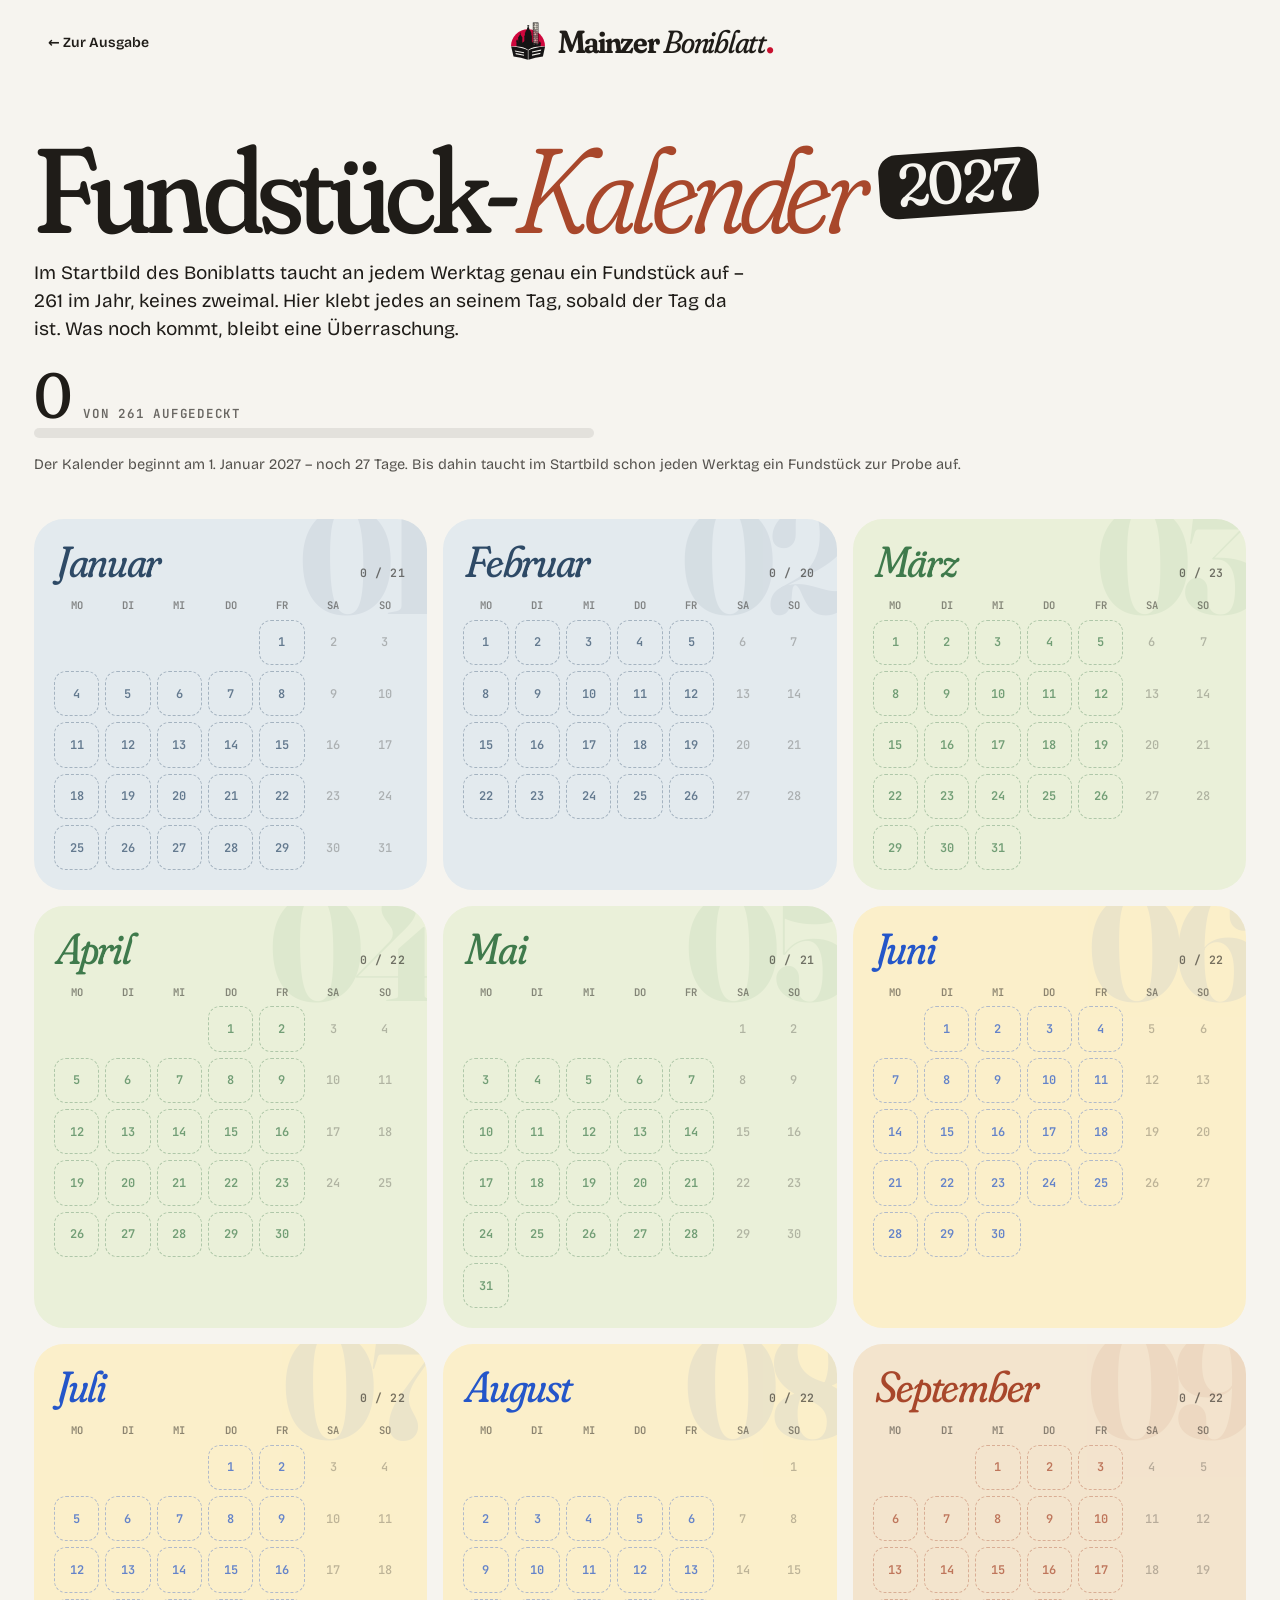
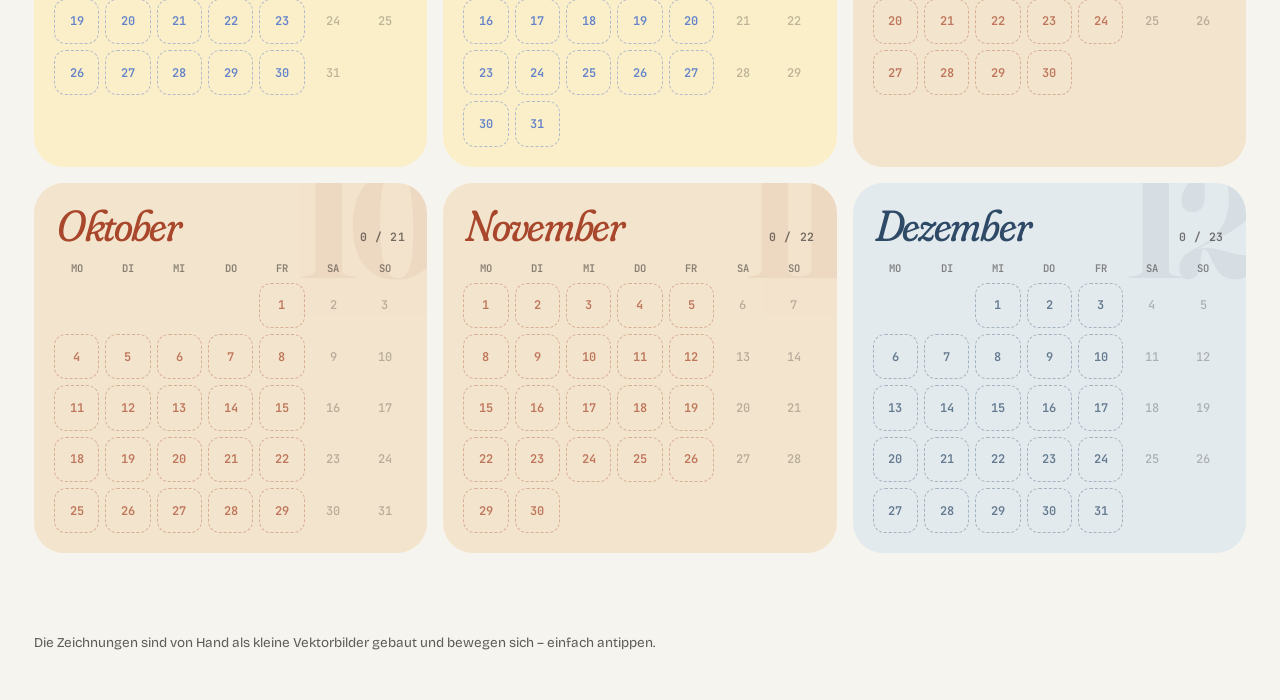
<file: docs/kalender.html>
<!doctype html>
<html lang="de">
<head>
<meta charset="utf-8">
<meta name="viewport" content="width=device-width,initial-scale=1">
<title>Fundstück-Kalender 2027 – Mainzer Boniblatt</title>
<meta name="description" content="An jedem Werktag 2027 taucht im Startbild des Mainzer Boniblatts genau ein Fundstück auf. Der Kalender sammelt das Jahr.">
<link rel="icon" href="bilder/favicon.ico?v=4" sizes="32x32">
<link rel="icon" href="bilder/favicon-hell.svg?v=4" type="image/svg+xml">
<link rel="stylesheet" href="blatt/schrift.css">
<style>
/* Fundstück-Kalender: ein Sammelalbum fürs Jahr. Jeder Werktag ist ein Klebeplatz; ist der Tag da, klebt das Fundstück drin. */
*{box-sizing:border-box}
:root{--tinte:#1f1c18;--pap:#f6f4ef;--sans:"Bricolage Grotesque","Segoe UI",system-ui,sans-serif}
html{-webkit-text-size-adjust:100%}
body{margin:0;background:var(--pap);color:var(--tinte);font:16px/1.5 var(--sans);overflow-x:clip}
a{color:inherit}
:focus-visible{outline:2px solid #c8102e;outline-offset:3px}
@keyframes i-ein{from{opacity:0}}@keyframes i-drehen{to{transform:rotate(360deg)}}
.k-kopf{display:grid;grid-template-columns:1fr auto 1fr;align-items:center;gap:12px;max-width:1320px;margin:0 auto;padding:22px clamp(14px,3vw,34px) 6px}
.k-heim{justify-self:start;padding:8px 14px;border-radius:99px;font-weight:600;font-size:14px;text-decoration:none;transition:background .3s,color .3s}
.k-heim:hover{background:var(--tinte);color:var(--pap)}
.k-marke{display:inline-flex;align-items:center;gap:10px;text-decoration:none;font:640 clamp(22px,2.6vw,32px)/1 "Fraunces",serif;font-variation-settings:"SOFT" 100,"WONK" 1,"opsz" 144;letter-spacing:-.04em;white-space:nowrap}
.k-marke img{width:40px;height:40px}.k-marke i{font-weight:420}.k-marke b{color:#c8102e}
main{max-width:1320px;margin:0 auto;padding:0 clamp(12px,3vw,34px) 80px}
.k-held{position:relative;display:grid;gap:10px;padding:clamp(28px,6vw,70px) 0 clamp(22px,4vw,44px)}
.k-ober{margin:0;font:600 12.5px/1 "JetBrains Mono",monospace;letter-spacing:.08em;text-transform:uppercase;opacity:.6}
h1{margin:0;font:460 clamp(48px,9.4vw,138px)/.86 "Fraunces",serif;font-variation-settings:"SOFT" 100,"WONK" 1,"opsz" 144;letter-spacing:-.045em}
h1 i{font-weight:320;color:#a8472b}h1 span{display:inline-block;font-style:normal;font-size:.5em;vertical-align:.5em;padding:.08em .3em .12em;border-radius:.3em;background:var(--tinte);color:var(--pap);rotate:-4deg;letter-spacing:-.02em}
.k-text{margin:8px 0 0;max-width:38em;font-size:clamp(16px,1.5vw,19px);line-height:1.45}
.k-stand{display:grid;grid-template-columns:auto 1fr;align-items:baseline;gap:4px 14px;max-width:560px;margin-top:14px}
.k-stand b{font:460 clamp(44px,5vw,70px)/.9 "Fraunces",serif;font-variation-settings:"SOFT" 100,"WONK" 1,"opsz" 144;letter-spacing:-.04em}
.k-stand span{font:600 12.5px/1.3 "JetBrains Mono",monospace;letter-spacing:.06em;text-transform:uppercase;opacity:.65}
.k-balken{grid-column:1 / -1;display:block;height:10px;border-radius:99px;background:rgba(0,0,0,.08);overflow:hidden}
.k-balken i{display:block;height:100%;width:0;border-radius:99px;background:linear-gradient(90deg,#2e4a66,#4f8a5b 33%,#f25c3a 62%,#a8472b);transition:width 1.6s cubic-bezier(.2,.8,.2,1) .3s}
.k-hinweis{margin:6px 0 0;font-size:14.5px;opacity:.75}
/* Monate */
.k-jahr{display:grid;grid-template-columns:repeat(auto-fit,minmax(min(100%,360px),1fr));gap:16px}
.k-monat{position:relative;overflow:hidden;padding:22px 20px 20px;border-radius:30px;background:var(--h);color:var(--tinte);opacity:0;transform:translateY(40px) rotate(var(--kipp,0deg));transition:opacity .7s ease,transform .9s cubic-bezier(.2,1.2,.35,1)}
.k-monat.da{opacity:1;transform:none}
[data-zeit="winter"]{--f:#2e4a66;--h:#e3eaee;--a:#c0533e}
[data-zeit="fruehling"]{--f:#3f7a4c;--h:#eaf0d9;--a:#e07d9c}
[data-zeit="sommer"]{--f:#2456c9;--h:#fbefca;--a:#f25c3a}
[data-zeit="herbst"]{--f:#a8472b;--h:#f3e4cd;--a:#c98a1e}
.k-monat header{position:relative;display:flex;align-items:baseline;justify-content:space-between;gap:10px;margin:0 2px 14px}
.k-monat h2{margin:0;font:400 clamp(34px,3.4vw,46px)/.95 "Fraunces",serif;font-style:italic;font-variation-settings:"SOFT" 100,"WONK" 1,"opsz" 144;letter-spacing:-.03em;color:var(--f)}
.k-monat header small{font:600 11.5px/1 "JetBrains Mono",monospace;letter-spacing:.05em;opacity:.6}
.k-nr{position:absolute;right:-8px;top:-34px;font:700 150px/1 "Fraunces",serif;font-variation-settings:"opsz" 144;letter-spacing:-.06em;color:var(--f);opacity:.07;pointer-events:none}
.k-tage{position:relative;display:grid;grid-template-columns:repeat(7,minmax(0,1fr));gap:6px}
.k-tage>i{font:600 10.5px/1.6 "JetBrains Mono",monospace;font-style:normal;text-align:center;text-transform:uppercase;opacity:.5}
.t{position:relative;display:grid;place-items:center;aspect-ratio:1;border-radius:12px;font:600 12px/1 "JetBrains Mono",monospace;color:inherit}
.t.we{opacity:.28;font-weight:500}
.t.zu{border:1.5px dashed color-mix(in srgb,var(--f) 34%,transparent);color:color-mix(in srgb,var(--f) 70%,transparent)}
.t.auf{padding:0;border:0;background:#fffdf8;cursor:pointer;rotate:var(--dr,0deg);box-shadow:0 1px 0 rgba(0,0,0,.08),0 8px 14px -10px rgba(0,0,0,.5);overflow:hidden;
  scale:0;transition:scale .55s cubic-bezier(.3,1.7,.5,1) calc(var(--i,0) * 26ms + .25s),rotate .4s cubic-bezier(.3,1.7,.5,1),box-shadow .3s}
.k-monat.da .t.auf{scale:1}
.t.auf:hover{rotate:0deg;scale:1.16;z-index:2;box-shadow:0 14px 24px -12px rgba(0,0,0,.6)}
.t.auf>b{position:absolute;left:4px;top:3px;z-index:2;padding:1px 3px;border-radius:5px;background:rgba(255,253,248,.85);font-size:10px;font-weight:600}
.t.auf>u{position:absolute;right:3px;top:2px;z-index:2;font-size:9px;text-decoration:none;color:var(--a)}
.t.heute{outline:3px solid var(--a);outline-offset:2px;animation:k-heute 2.4s ease-in-out infinite}
@keyframes k-heute{50%{outline-offset:5px}}
.t-bild{position:absolute;inset:0;display:block;background:#f6e6dc}
.t-bild[data-o="himmel"],.t-bild[data-o="vorn"],.g-bild[data-o="himmel"],.g-bild[data-o="vorn"]{background:linear-gradient(#bcd9ea,#e3eef2)}
.t-bild[data-o="fest"],.t-bild[data-o="boni"]{background:#f1e6c8}
/* Zeichnungen */
svg.k-band{position:absolute;inset:0;width:100%;height:100%}
.k-frei{position:absolute;inset:14% 8% 6%;--L:70px;font:760 16px/1 Georgia,serif}
.k-frei .fu-h{position:static;width:100%;translate:none;opacity:1}.k-frei .fu-b,.k-frei .fu-u{position:static;width:60%;opacity:1}.k-frei svg{max-height:100%}.k-frei>svg{position:static;width:60%;height:auto}
.k-frei .fu-t{position:static;width:auto;height:auto}.k-frei .fu-t>svg{position:static;width:60%;height:auto}
.k-schmuck{position:absolute;inset:0;display:grid;place-items:center;font-size:20px}
.fu-fahrt,.fu-hinher,.fu-weg{animation:none!important;translate:0 0!important;rotate:0deg!important;scale:1!important;opacity:1!important}
/* Großansicht */
.k-gross{width:min(720px,94vw);padding:0;border:0;border-radius:30px;background:#fffdf8;color:var(--tinte);overflow:hidden;box-shadow:0 30px 80px -30px rgba(0,0,0,.6)}
.k-gross::backdrop{background:rgba(24,20,16,.55);backdrop-filter:blur(4px)}
.k-gross[open]{animation:k-auf .5s cubic-bezier(.3,1.4,.5,1)}@keyframes k-auf{from{opacity:0;transform:translateY(30px) rotate(-3deg) scale(.9)}}
.g-bild{position:relative;aspect-ratio:1.5;background:#f6e6dc}.g-bild .k-frei{--L:320px;font-size:60px}
.g-text{display:grid;grid-template-columns:1fr auto;align-items:end;gap:6px 16px;padding:20px 26px 24px}
.g-text p{grid-column:1 / -1;margin:0;font:600 12px/1.3 "JetBrains Mono",monospace;letter-spacing:.06em;text-transform:uppercase;opacity:.6}
.g-text h3{margin:0;font:460 clamp(32px,5vw,52px)/.95 "Fraunces",serif;font-variation-settings:"SOFT" 100,"WONK" 1,"opsz" 144;letter-spacing:-.03em}
.g-text span{font-size:14px;opacity:.75}
.g-nav{display:flex;gap:8px}
.g-nav button,.g-zu{width:42px;height:42px;border:0;border-radius:50%;background:var(--tinte);color:var(--pap);font:600 17px/1 var(--sans);cursor:pointer;transition:scale .3s cubic-bezier(.3,1.7,.5,1)}
.g-nav button:hover:not(:disabled),.g-zu:hover{scale:1.12}.g-nav button:disabled{opacity:.2;cursor:default}
.g-zu{position:absolute;right:14px;top:14px;z-index:3;background:rgba(31,28,24,.75)}
footer{max-width:1320px;margin:0 auto;padding:0 clamp(12px,3vw,34px) 46px;font-size:13.5px;opacity:.7}
@media (max-width:560px){.k-kopf{grid-template-columns:auto 1fr}.k-kopf>span{display:none}.k-marke{justify-self:end}.k-monat{padding:18px 12px 14px;border-radius:24px}.k-tage{gap:4px}.t{border-radius:9px;font-size:11px}}
@media (prefers-reduced-motion:reduce){*{animation:none!important;transition:none!important}.k-monat{opacity:1;transform:none}.t.auf{scale:1}}
</style>
<script src="blatt/rahmen.js?v=2"></script>
</head>
<body>
<header class="k-kopf">
  <a class="k-heim" href="./">← Zur Ausgabe</a>
  <a class="k-marke" href="./" title="Mainzer Boniblatt"><img src="bilder/zeichen.svg" alt="" width="40" height="40"><span>Mainzer <i>Boniblatt</i><b>.</b></span></a>
  <span></span>
</header>
<main>
  <section class="k-held">
    <h1>Fundstück-<i>Kalender</i> <span id="jahrzahl">2027</span></h1>
    <p class="k-text">Im Startbild des Boniblatts taucht an jedem Werktag genau ein Fundstück auf – 261 im Jahr, keines zweimal. Hier klebt jedes an seinem Tag, sobald der Tag da ist. Was noch kommt, bleibt eine Überraschung.</p>
    <div class="k-stand"><b id="zahl">0</b><span id="von">von 261 aufgedeckt</span><i class="k-balken"><i id="balken"></i></i></div>
    <p class="k-hinweis" id="hinweis"></p>
  </section>
  <section class="k-jahr" id="jahr" aria-label="Kalender"></section>
</main>
<footer>Die Zeichnungen sind von Hand als kleine Vektorbilder gebaut und bewegen sich – einfach antippen.</footer>
<dialog class="k-gross" id="gross" aria-label="Fundstück">
  <button class="g-zu" type="button" aria-label="Schließen">×</button>
  <div class="g-bild" id="g-bild"></div>
  <div class="g-text"><p id="g-tag"></p><div><h3 id="g-name"></h3><span id="g-mehr"></span></div><div class="g-nav"><button type="button" id="g-vor" aria-label="Voriges Fundstück">←</button><button type="button" id="g-nach" aria-label="Nächstes Fundstück">→</button></div></div>
</dialog>
<script src="intro-funde.js"></script>
<script>
(() => {
  const B = window.BONI_FUNDSTUECKE || {}, F = B.F || [], PLAN = B.PLAN || {}, q = new URLSearchParams(location.search);
  const esc = s => String(s == null ? "" : s).replace(/[&<>"]/g, c => ({ "&": "&amp;", "<": "&lt;", ">": "&gt;", '"': "&quot;" }[c]));
  const heute = /^[0-9]{4}-[0-9]{2}-[0-9]{2}$/.test(q.get("heute") || "") ? q.get("heute") : new Intl.DateTimeFormat("sv-SE", { timeZone: "Europe/Berlin" }).format(new Date());
  const tage = Object.keys(PLAN).sort(), JAHR = +(tage[0] || "2027").slice(0, 4), offen = tage.filter(t => t <= heute);
  const stueck = Object.fromEntries(F.map(x => [x.n, x])), mittag = d => new Date(d + "T12:00:00"), zwei = n => String(n).padStart(2, "0");
  const fundName = n => n.split("-").map(w => { w = ({ weisser: "weißer", strassenmusiker: "straßenmusiker", strassenkehrer: "straßenkehrer", e: "E" })[w] || w.replace(/ae/g, "ä").replace(/oe/g, "ö").replace(/([^aeq])ue/g, "$1ü"); return w.charAt(0).toUpperCase() + w.slice(1); }).join(" ").replace("E Roller", "E-Roller").replace("Nordic Walking", "Nordic Walking");
  const GRUPPE = x => ({ himmel: "am Himmel", vorn: "am Himmel", ufer: "am Ufer", wasser: "auf dem Rhein", stadt: "in der Stadt", turm: "an den Türmen", boni: "an den Türmen", fern: "in der Ferne", ferne: "in der Ferne", huegel: "auf dem Hügel", titel: "auf dem Blatt", unter: "auf dem Blatt", buehne: "auf dem Blatt", logo: "auf dem Dom", fest: "im Bild" })[x.o] || "";
  const HINTER = { ufer: '<rect x="-99" y="-99" width="2999" height="157.4" fill="#d9d1c5"/><rect x="-99" y="57.95" width="2999" height=".5" fill="#8fc474"/><rect x="-99" y="58.4" width="2999" height="99" fill="#a8a092"/>',
    wasser: '<rect x="-99" y="-99" width="2999" height="99" fill="#f3e2d8"/><rect x="-99" y="0" width="2999" height="99" fill="#c9dfee"/>', huegel: '<rect x="-99" y="-99" width="2999" height="299" fill="#cfe3bf"/>' };
  const bild = x => ["ufer", "wasser", "stadt", "turm", "fern", "ferne", "huegel", "logo"].includes(x.o) ? `<svg class="k-band">${HINTER[x.o] || '<rect x="-99" y="-99" width="2999" height="299" fill="#f6e6dc"/>'}<g class="fu-${x.n}">${x.m}</g></svg>`
    : x.m ? `<div class="k-frei fu-${x.n}">${x.m.replace("{{TAG}}", "")}</div>` : `<span class="k-schmuck">✦</span>`;
  const passen = wurzel => { for (const s of wurzel.querySelectorAll("svg.k-band")) { let b; try { b = s.lastElementChild.getBBox(); } catch (e) { continue; } const r = 1.4; let w = Math.max(b.width + 2 * r, 9), h = Math.max(b.height + 2 * r, 6), v = s.closest(".g-bild") ? 1.5 : 1;
    if (w / h > v) h = w / v; else w = h * v; s.setAttribute("viewBox", [b.x + b.width / 2 - w / 2, b.y + b.height / 2 - h / 2, w, h].join(" ")); } };
  const halt = el => el.getAnimations({ subtree: true }).forEach(a => { a.pause(); a.currentTime = 5000; });

  // Stand
  document.getElementById("jahrzahl").textContent = JAHR; document.title = "Fundstück-Kalender " + JAHR + " – Mainzer Boniblatt";
  document.getElementById("von").textContent = "von " + tage.length + " aufgedeckt";
  const zahl = document.getElementById("zahl"); let n = 0; const zaehl = () => { n = Math.min(offen.length, n + Math.max(1, Math.ceil(offen.length / 40))); zahl.textContent = n; if (n < offen.length) setTimeout(zaehl, 30); }; zaehl();
  setTimeout(() => { document.getElementById("balken").style.width = (tage.length ? offen.length / tage.length * 100 : 0) + "%"; }, 60);
  const bis = Math.round((mittag(JAHR + "-01-01") - mittag(heute)) / 864e5), hinweis = document.getElementById("hinweis");
  hinweis.textContent = bis > 0 ? `Der Kalender beginnt am 1. Januar ${JAHR} – noch ${bis} ${bis === 1 ? "Tag" : "Tage"}. Bis dahin taucht im Startbild schon jeden Werktag ein Fundstück zur Probe auf.`
    : offen.length >= tage.length ? `Das Album ${JAHR} ist voll.` : `Heute ist der ${mittag(heute).toLocaleDateString("de-DE", { day: "numeric", month: "long" })}. Am Wochenende bleibt das Fundstück vom Freitag stehen.`;

  // Monate
  const stil = document.createElement("style"); stil.textContent = (B.CSS || "") + offen.map(t => (stueck[PLAN[t]] || {}).c || "").join("\n"); document.head.appendChild(stil);
  const MONATE = ["Januar", "Februar", "März", "April", "Mai", "Juni", "Juli", "August", "September", "Oktober", "November", "Dezember"];
  const jahr = document.getElementById("jahr"); let lauf = 0;
  jahr.innerHTML = MONATE.map((name, m) => { const zeit = m >= 2 && m <= 4 ? "fruehling" : m >= 5 && m <= 7 ? "sommer" : m >= 8 && m <= 10 ? "herbst" : "winter", letzter = new Date(JAHR, m + 1, 0).getDate(), leer = (new Date(JAHR, m, 1).getDay() + 6) % 7;
    let da = 0, alle = 0, zellen = "<i>Mo</i><i>Di</i><i>Mi</i><i>Do</i><i>Fr</i><i>Sa</i><i>So</i>" + "<span></span>".repeat(leer);
    for (let d = 1; d <= letzter; d++) { const tag = `${JAHR}-${zwei(m + 1)}-${zwei(d)}`, x = stueck[PLAN[tag]];
      if (!PLAN[tag]) { zellen += `<span class="t we">${d}</span>`; continue; } alle++;
      if (tag > heute || !x) { zellen += `<span class="t zu">${d}</span>`; continue; } da++;
      zellen += `<button type="button" class="t auf${tag === heute ? " heute" : ""}" data-tag="${tag}" style="--dr:${((lauf * 37) % 9 - 4) * .9}deg;--i:${da}" aria-label="${d}. ${name}: ${esc(fundName(x.n))}"><span class="t-bild" data-o="${x.o}">${bild(x)}</span><b>${d}</b>${x.s > 1 ? `<u>${"★".repeat(x.s - 1)}</u>` : ""}</button>`; lauf++; }
    return `<article class="k-monat" data-zeit="${zeit}" style="--kipp:${m % 2 ? 1.2 : -1.2}deg"><span class="k-nr">${zwei(m + 1)}</span><header><h2>${name}</h2><small>${da} / ${alle}</small></header><div class="k-tage">${zellen}</div></article>`; }).join("");
  passen(jahr); setTimeout(() => halt(jahr), 80);
  const io = new IntersectionObserver(es => es.forEach(e => { if (e.isIntersecting) { e.target.classList.add("da"); io.unobserve(e.target); } }), { rootMargin: "0px 0px -8% 0px" });
  jahr.querySelectorAll(".k-monat").forEach(el => io.observe(el));

  // Großansicht
  const gross = document.getElementById("gross"); let akt = -1;
  const zeige = i => { akt = i; const tag = offen[i], x = stueck[PLAN[tag]]; if (!x) return;
    const gb = document.getElementById("g-bild"); gb.innerHTML = bild(x); gb.dataset.o = x.o; passen(gross);
    document.getElementById("g-tag").textContent = mittag(tag).toLocaleDateString("de-DE", { weekday: "long", day: "numeric", month: "long", year: "numeric" });
    document.getElementById("g-name").textContent = fundName(x.n);
    document.getElementById("g-mehr").textContent = GRUPPE(x) + (x.s > 2 ? " · selten" : x.s > 1 ? " · besonders" : "") + " · Nr. " + (tage.indexOf(tag) + 1) + " von " + tage.length;
    document.getElementById("g-vor").disabled = i <= 0; document.getElementById("g-nach").disabled = i >= offen.length - 1; };
  jahr.addEventListener("click", e => { const t = e.target.closest(".t.auf"); if (!t) return; zeige(offen.indexOf(t.dataset.tag)); gross.showModal(); });
  document.getElementById("g-vor").onclick = () => zeige(akt - 1); document.getElementById("g-nach").onclick = () => zeige(akt + 1);
  gross.querySelector(".g-zu").onclick = () => gross.close();
  gross.addEventListener("click", e => { if (e.target === gross) gross.close(); });
  gross.addEventListener("close", () => { document.getElementById("g-bild").innerHTML = ""; });
  addEventListener("keydown", e => { if (!gross.open) return; if (e.key === "ArrowLeft" && akt > 0) zeige(akt - 1); if (e.key === "ArrowRight" && akt < offen.length - 1) zeige(akt + 1); });
})();
</script>
<script src="blatt/zaehlung.js" data-seite="kalender" defer></script>
</body>
</html>
</file>
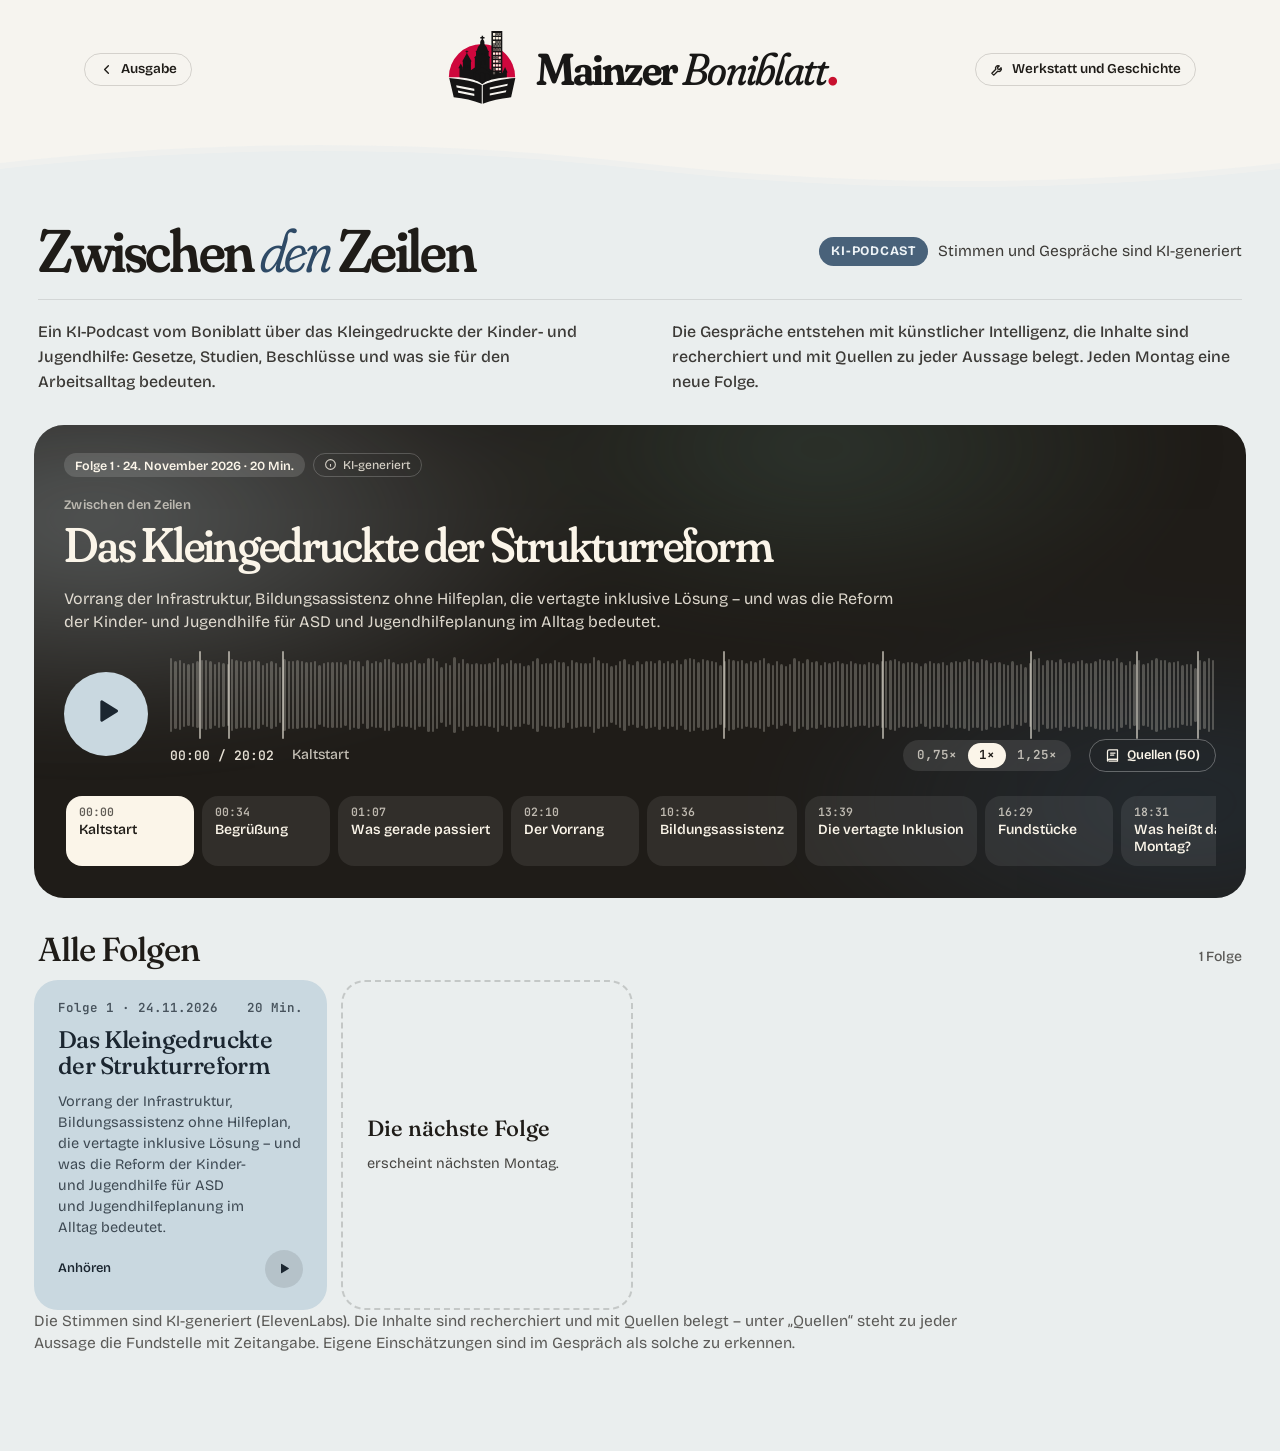
<file: docs/podcast.html>
<!DOCTYPE html>
<html data-entwurf="b1" lang="de">
<head>
<meta charset="utf-8">
<meta name="viewport" content="width=device-width, initial-scale=1">
<title>Zwischen den Zeilen – der KI-Podcast vom Mainzer Boniblatt</title>
<meta name="description" content="Zwischen den Zeilen ist ein KI-Podcast des Mainzer Boniblatts: KI-generierte Gespräche über das Kleingedruckte der Kinder- und Jugendhilfe, recherchiert und mit Quellen zu jeder Aussage. Jeden Montag eine neue Folge.">
<meta property="og:title" content="Zwischen den Zeilen – der KI-Podcast vom Mainzer Boniblatt">
<meta property="og:description" content="Ein KI-Podcast über das Kleingedruckte der Kinder- und Jugendhilfe – jeden Montag eine neue Folge, mit Quellen zu jeder Aussage.">
<meta property="og:type" content="website">
<meta name="theme-color" content="#f6f4ef">
<link rel="icon" href="bilder/favicon.ico?v=4" sizes="32x32">
<link rel="icon" href="bilder/favicon-hell.svg?v=4" type="image/svg+xml" id="favicon">
<script>
try {
  if (localStorage.getItem("fachbrief.thema") === "dunkel") {
    document.documentElement.dataset.thema = "dunkel";
    document.getElementById("favicon").href = "bilder/favicon-dunkel.svg?v=4";
    document.querySelector('meta[name="theme-color"]').content = "#0e0d0c";
  }
} catch (e) {}
</script>
<link rel="stylesheet" href="blatt/schrift.css?v=23">
<link rel="stylesheet" href="blatt/bb.css?v=26">
<link rel="stylesheet" href="blatt/podcast.css?v=8">
<script src="blatt/rahmen.js?v=2"></script>
</head>
<body>
<header id="kopf" class="e-kopf bb-kopf"><div class="blatt kopf-zeile"><a class="kopf-podcast" href="./" title="Zur heutigen Ausgabe"><svg viewBox="0 0 24 24" aria-hidden="true"><path d="M15 18l-6-6 6-6"/></svg><span>Ausgabe</span></a><h1 class="marke bb-marke"><a href="./" title="Zur Ausgabe">
      <img class="logo-hell" src="bilder/zeichen.svg" alt="" width="128" height="128"><span class="bb-wort">Mainzer <i>Boniblatt</i><b>.</b></span></a></h1><a class="kopf-info" href="ueber.html" title="Wie das Boniblatt entsteht"><svg viewBox="0 0 24 24" aria-hidden="true"><path d="M14.7 6.3a4 4 0 0 0-5.4 5.4L3 18l3 3 6.3-6.3a4 4 0 0 0 5.4-5.4l-2.6 2.6-2.4-.6-.6-2.4Z"/></svg><span>Werkstatt<i> und Geschichte</i></span></a></div></header>

<main id="pc" class="bb b1" data-zeit="herbst">
  <div class="bb-welle" aria-hidden="true"><svg viewBox="0 0 1200 60" preserveAspectRatio="none"><path d="M0 60V30C100 6 200 6 300 30S500 54 600 30S800 6 900 30S1100 54 1200 30V60Z"/></svg><svg viewBox="0 0 1200 60" preserveAspectRatio="none"><path d="M0 60V30C100 6 200 6 300 30S500 54 600 30S800 6 900 30S1100 54 1200 30V60Z"/></svg></div>
  <div class="bb-innen">
    <div class="pc-oben">
      <p class="pc-kimarke"><span>KI-Podcast</span> Stimmen und Gespräche sind KI-generiert</p>
      <h2 class="bb-gruss">Zwischen <i>den</i> Zeilen</h2>
      <p class="pc-intro"><span>Ein KI-Podcast vom Boniblatt über das Kleingedruckte der Kinder- und Jugendhilfe: Gesetze, Studien, Beschlüsse und was sie für den Arbeitsalltag bedeuten.</span> <span>Die Gespräche entstehen mit künstlicher Intelligenz, die Inhalte sind recherchiert und mit Quellen zu jeder Aussage belegt. Jeden Montag eine neue Folge.</span></p>
    </div>

    <article id="pc-buehne" class="k da pc-buehne" data-zustand="aus" aria-live="polite">
      <div class="pc-glut" aria-hidden="true"></div>
      <p class="pc-text">Folge wird geladen …</p>
    </article>

    <div class="pc-titelzeile"><h3>Alle Folgen</h3><span id="pc-anzahl"></span></div>
    <div class="pc-liste" id="pc-liste"></div>

    <p class="pc-fuss">Die Stimmen sind KI-generiert (ElevenLabs). Die Inhalte sind recherchiert und mit Quellen belegt – unter „Quellen“ steht zu jeder Aussage die Fundstelle mit Zeitangabe. Eigene Einschätzungen sind im Gespräch als solche zu erkennen.</p>
  </div>
</main>

<dialog class="pc-fenster" id="pc-fenster" aria-labelledby="pc-fenster-titel">
  <header><div><h3 id="pc-fenster-titel">Quellen</h3><p>Zu jeder Aussage die Fundstelle. Ein Klick auf die Zeit springt an die Stelle in der Folge.</p></div><button class="pc-zu" type="button" aria-label="Schließen">×</button></header>
  <div class="pc-qliste" id="pc-qliste"></div>
</dialog>

<script src="blatt/podcast.js?v=6"></script>
<script src="blatt/zaehlung.js?v=22" data-seite="podcast" defer></script>
</body>
</html>
</file>
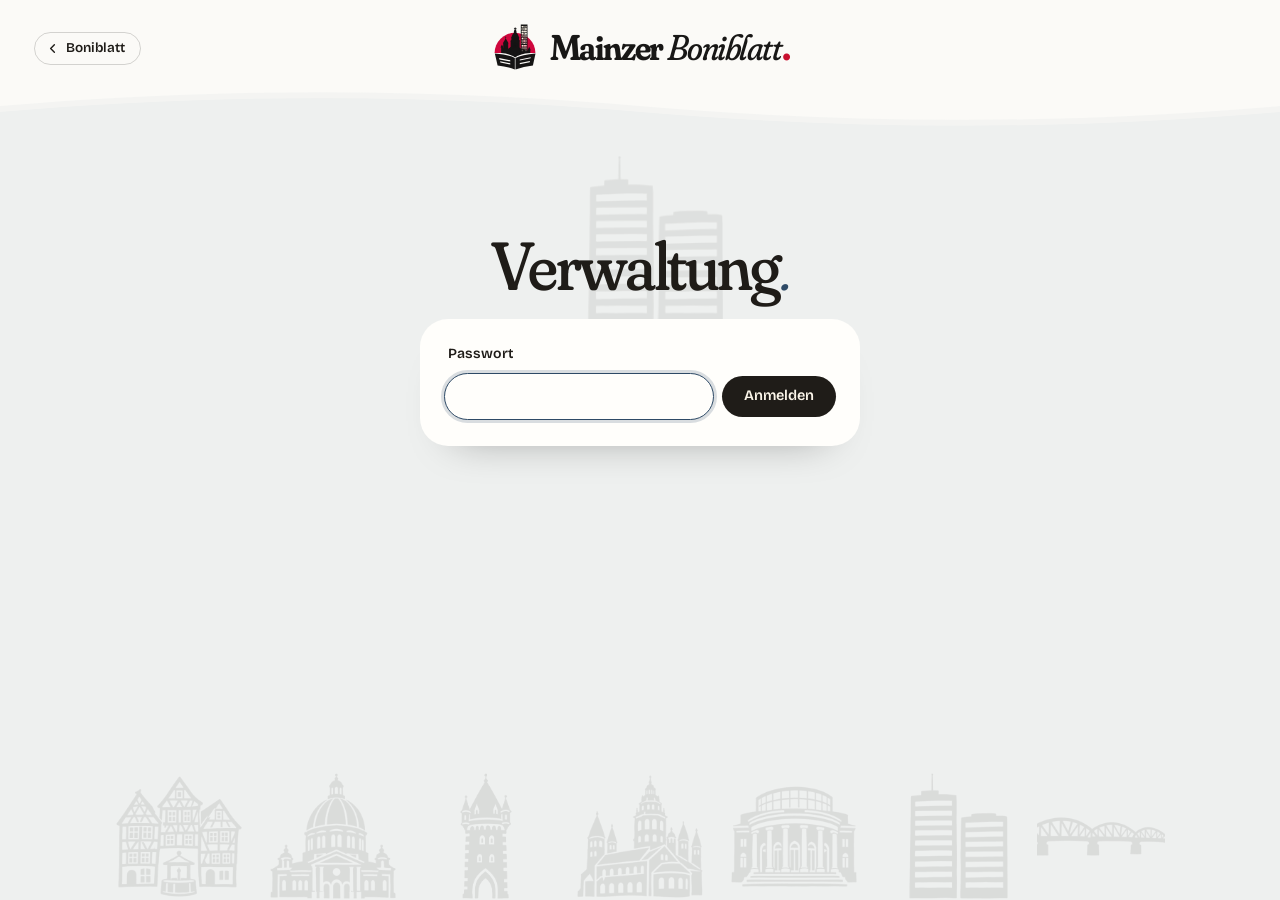
<file: docs/verwaltung.html>
<!doctype html>
<html lang="de">
<head>
<meta charset="utf-8">
<meta name="viewport" content="width=device-width,initial-scale=1">
<title>Verwaltung – Mainzer Boniblatt</title>
<meta name="robots" content="noindex,nofollow">
<link rel="icon" href="bilder/favicon.ico?v=4" sizes="32x32">
<link rel="icon" href="bilder/favicon-hell.svg?v=4" type="image/svg+xml">
<meta name="theme-color" content="#fbfaf7">
<link rel="preload" href="schriften/entwurf/fraunces.woff2" as="font" type="font/woff2" crossorigin>
<link rel="preload" href="schriften/entwurf/bricolage.woff2" as="font" type="font/woff2" crossorigin>
<script>/* Jahreszeit bestimmt die Akzentfarben – dieselbe Regel wie auf der Hauptseite (blatt/bb.js) */
(m => { document.documentElement.dataset.zeit = m >= 3 && m <= 5 ? "fruehling" : m >= 6 && m <= 8 ? "sommer" : m >= 9 && m <= 11 ? "herbst" : "winter"; })(new Date().getMonth() + 1);</script>
<style>
/* Verwaltung im Kleid der Hauptseite: Überschriften in Fraunces, alles andere in Bricolage Grotesque, große runde Kacheln auf sehr
   hellem Grund, die Leiste als dunkle Tinten-Kachel, Farbe nur als Akzent (Etiketten, Zustände, Zahlen). Die Zustandsfarben
   (grün / gold / rot) bleiben eindeutig; die Akzentfarbe der Überschriften richtet sich nach der Jahreszeit und meidet diese Töne.
   Die Besuchszahlen kommen vom Dienst (cloudflare/bestenliste) und nur mit Passwort; alles andere liegt als Datei im Repository. */
@font-face{font-family:"Bricolage Grotesque";src:url(schriften/entwurf/bricolage.woff2) format("woff2");font-weight:200 800;font-stretch:75% 100%;font-display:swap}
@font-face{font-family:"Fraunces";src:url(schriften/entwurf/fraunces.woff2) format("woff2");font-weight:100 900;font-style:normal;font-display:swap}
@font-face{font-family:"Fraunces";src:url(schriften/entwurf/fraunces-kursiv.woff2) format("woff2");font-weight:100 900;font-style:italic;font-display:swap}
*{box-sizing:border-box}
:root{color-scheme:light;--tinte:#1f1c18;--hell:#fbf5e9;--leise:#676258;--zart:#a39d92;
  --kopf:#fbfaf7;--grund:#f2f0ea;--pap:#fffefb;--flaeche:#f6f4ee;--linie:rgba(31,28,24,.09);--linie2:rgba(31,28,24,.18);
  --gruen:#4b8760;--gold:#c08a2f;--rot:#b9503a;--blau:#56799a;
  --akz:#6a3e58;--f1:#a8472b;--f2:#b98627;--f3:#5f6f43;--f4:#6a3e58;--f5:#5d8078;
  --serif:"Fraunces",Georgia,"Times New Roman",serif;--sans:"Bricolage Grotesque","Segoe UI",system-ui,-apple-system,sans-serif;
  --weich:"SOFT" 100,"WONK" 1,"opsz" 144;--feder:cubic-bezier(.2,1.2,.35,1)}
/* Jahreszeiten wie auf der Hauptseite (dort: blatt/bb.css) – hier nur als Akzent */
:root[data-zeit="winter"]{--grund:#eef0ef;--flaeche:#f3f5f4;--akz:#2e4a66;--f1:#2e4a66;--f2:#6f8a9c;--f3:#4d6b5c;--f4:#8d6f87;--f5:#c0533e}
:root[data-zeit="fruehling"]{--grund:#f2f1e9;--akz:#7a4f8f;--f1:#4f8a5b;--f2:#c0718a;--f3:#4f88ad;--f4:#a98c22;--f5:#7a4f8f}
:root[data-zeit="sommer"]{--grund:#f4f1e8;--akz:#2456c9;--f1:#2456c9;--f2:#d9573a;--f3:#b98d14;--f4:#3f9c7e;--f5:#c95f8e}
html{background:var(--kopf);color:var(--tinte);font:400 15.5px/1.5 var(--sans);-webkit-text-size-adjust:100%;text-size-adjust:100%;-webkit-font-smoothing:antialiased;scroll-behavior:smooth}
body{margin:0;overflow-x:clip;min-height:100vh;min-height:100dvh;display:flex;flex-direction:column}
a{color:inherit;text-decoration-color:var(--linie2);text-decoration-thickness:1.5px;text-underline-offset:3px}a:hover{text-decoration-color:currentColor}
:focus-visible{outline:2.5px solid var(--akz);outline-offset:3px;border-radius:8px}
h1,h2,.fr{font-family:var(--serif);font-weight:460;font-variation-settings:var(--weich);letter-spacing:-.03em}
h1{margin:0;font-size:clamp(44px,6.4vw,84px);line-height:.92;letter-spacing:-.035em}
h2{margin:0;font-size:clamp(31px,3.7vw,46px);line-height:1;text-wrap:balance}
h1 i,h2 i{font-style:italic;font-weight:320;color:var(--akz)}
h3{font:650 14.5px/1.35 var(--sans);margin:0 0 12px}
.unter{color:var(--leise);margin:12px 0 22px;max-width:66ch;font-size:15.5px;line-height:1.5;text-wrap:pretty}
.leer{color:var(--leise);margin:0}
/* Bildmotive als Maske: nehmen die Schriftfarbe an (wie .st in blatt/bb.css) */
.st{display:block;flex:none;width:var(--g,56px);aspect-ratio:1;background:currentColor;-webkit-mask:var(--m) center/contain no-repeat;mask:var(--m) center/contain no-repeat}

/* Kopf: Bildzeichen und Schriftzug wie auf der Hauptseite, darunter die Wellenkante */
.kopf-zeile{display:grid;grid-template-columns:1fr auto 1fr;align-items:center;gap:12px;max-width:1300px;margin:0 auto;padding:24px clamp(14px,3vw,34px) 16px}
.heim{justify-self:start;display:inline-flex;align-items:center;gap:6px;padding:8px 15px 8px 10px;border:1.5px solid var(--linie2);border-radius:999px;font:600 13.5px/1 var(--sans);text-decoration:none;white-space:nowrap;transition:background .3s,color .3s,border-color .3s,translate .35s var(--feder)}
.heim:hover{background:var(--tinte);border-color:var(--tinte);color:var(--hell);translate:0 -2px}
.heim svg{width:15px;height:15px;fill:none;stroke:currentColor;stroke-width:2.2;stroke-linecap:round;stroke-linejoin:round}
.wortmarke{margin:0;line-height:0}
.wortmarke a{display:inline-flex;align-items:center;gap:11px;color:#181716;text-decoration:none}
.wortmarke img{display:block;height:48px;width:auto}
.wortmarke span{font:640 clamp(24px,2.8vw,36px)/1 var(--serif);font-variation-settings:var(--weich);letter-spacing:-.04em;white-space:nowrap}
.wortmarke i{font-style:italic;font-weight:420}.wortmarke b{color:#c8102e}
.buehne{position:relative;flex:1;margin-top:44px;background:var(--grund);display:flex;flex-direction:column}
.welle{position:absolute;left:0;right:0;top:-44px;height:46px;overflow:hidden;pointer-events:none}
.welle svg{position:absolute;left:0;bottom:-1px;width:200%;height:100%;fill:var(--grund);animation:welle 24s linear infinite}
.welle svg+svg{opacity:.5;animation-duration:38s;animation-direction:reverse;bottom:5px}
@keyframes welle{to{transform:translateX(-50%)}}
.skyline{display:flex;align-items:flex-end;justify-content:center;gap:clamp(6px,2vw,30px);margin-top:auto;padding:70px 14px 0;color:var(--tinte);opacity:.09;overflow:hidden}
.skyline .st{--g:clamp(46px,10vw,132px)}

/* Rahmen: links die Leiste als Tinten-Kachel, rechts der Inhalt */
.rahmen{display:grid;grid-template-columns:228px minmax(0,1fr);gap:0 clamp(22px,3.4vw,52px);width:100%;max-width:1300px;margin:0 auto;padding:8px clamp(14px,3vw,34px) 0}
.leiste{position:sticky;top:16px;align-self:start;margin-top:14px;max-height:calc(100vh - 32px);overflow:auto;padding:12px;border-radius:28px;background:var(--tinte);color:var(--hell);scrollbar-width:none}
.leiste::-webkit-scrollbar{display:none}
.sprung{display:flex;flex-direction:column;gap:2px}
.sprung a{display:flex;align-items:center;justify-content:space-between;gap:10px;padding:9px 14px;border-radius:999px;font:520 15px/1.25 var(--sans);color:rgba(251,245,233,.74);text-decoration:none;white-space:nowrap;transition:background .35s,color .35s}
.sprung a:hover{color:var(--hell);background:rgba(255,255,255,.09)}
.sprung a[aria-current=true]{color:var(--tinte);background:var(--hell)}
.sprung a:focus-visible{outline-color:var(--hell);outline-offset:-3px;border-radius:999px}
.leiste-bild{display:flex;align-items:flex-end;justify-content:center;gap:8px;padding:26px 6px 6px;opacity:.16}
.leiste-bild .st{--g:52px}.leiste-bild .st:nth-child(2){--g:66px}
main{min-width:0;padding:0 0 30px}
.seitenkopf{position:relative;isolation:isolate;padding:22px 4px 28px}
.seitenkopf p{margin:14px 0 0;color:var(--leise);font:500 15px/1.3 var(--sans)}
.seitenkopf .wz{position:absolute;z-index:-1;left:clamp(300px,46%,520px);top:-30px;--g:clamp(120px,15vw,186px);rotate:4deg;opacity:.075;pointer-events:none}
section{margin-top:84px;scroll-margin-top:22px}
#ueberblick{margin-top:0}

/* vor der Anmeldung: nur das Feld für das Passwort */
.zu .leiste{display:none}.zu .rahmen{display:block}
.zu main{max-width:440px;margin:0 auto;padding-top:clamp(18px,8vh,84px)}
.zu .seitenkopf{text-align:center;padding-bottom:22px}.zu .seitenkopf p{display:none}
.zu .seitenkopf .wz{left:50%;top:-58px;translate:-50% 0;rotate:0deg;--g:176px;opacity:.07}
.zu h1{font-size:clamp(46px,9vw,68px)}

/* Zustände */
.punkt{display:inline-block;width:9px;height:9px;border-radius:50%;background:var(--linie2);flex:none;transition:background .5s,box-shadow .5s}
.punkt.gut{background:var(--gruen);box-shadow:0 0 0 4px color-mix(in srgb,var(--gruen) 16%,transparent)}
.punkt.achtung{background:var(--gold);box-shadow:0 0 0 4px color-mix(in srgb,var(--gold) 20%,transparent)}
.punkt.stoerung{background:var(--rot);box-shadow:0 0 0 4px color-mix(in srgb,var(--rot) 18%,transparent)}
.sprung .punkt{box-shadow:none}
.sprung .punkt:not(.achtung):not(.stoerung){opacity:0}
.sprung .punkt.achtung{background:#e5b24e}.sprung .punkt.stoerung{background:#e8735b}

/* Überblick */
.ueber{display:grid;grid-template-columns:repeat(4,minmax(0,1fr));gap:12px}
.kachel{position:relative;isolation:isolate;overflow:hidden;display:flex;flex-direction:column;gap:5px;min-height:158px;padding:18px 20px 17px;border-radius:26px;background:var(--pap);color:inherit;text-decoration:none;
  transition:transform .5s var(--feder),box-shadow .35s}
.kachel:hover{transform:translateY(-4px);box-shadow:0 18px 30px -22px rgba(0,0,0,.42)}
.kachel:focus-visible{border-radius:26px}
.kachel>span{display:flex;align-items:center;gap:10px;margin-bottom:auto;padding-bottom:16px;font:560 13.5px/1.2 var(--sans);color:var(--leise)}
.kachel b{font:460 clamp(21px,1.9vw,26px)/1.08 var(--serif);font-variation-settings:var(--weich);letter-spacing:-.018em;text-wrap:balance}
.kachel small{font-size:13px;line-height:1.35;color:var(--leise);min-height:2.7em;text-wrap:pretty;overflow-wrap:anywhere}
.kachel::after{content:"";position:absolute;z-index:-1;right:-10px;top:-12px;width:78px;aspect-ratio:1;background:var(--tinte);opacity:.05;rotate:-6deg;-webkit-mask:var(--m) center/contain no-repeat;mask:var(--m) center/contain no-repeat;transition:rotate .8s var(--feder),scale .8s var(--feder)}
.kachel:hover::after{rotate:2deg;scale:1.06}
.kachel:has(.punkt.achtung){box-shadow:inset 0 0 0 1.5px color-mix(in srgb,var(--gold) 48%,transparent)}
.kachel:has(.punkt.stoerung){box-shadow:inset 0 0 0 1.5px color-mix(in srgb,var(--rot) 60%,transparent)}
.kachel:has(.punkt.achtung):hover{box-shadow:inset 0 0 0 1.5px color-mix(in srgb,var(--gold) 48%,transparent),0 18px 30px -22px rgba(0,0,0,.42)}
.kachel:has(.punkt.stoerung):hover{box-shadow:inset 0 0 0 1.5px color-mix(in srgb,var(--rot) 60%,transparent),0 18px 30px -22px rgba(0,0,0,.42)}
[data-k=podcast]{--m:url(bilder/motive/kopfhoerer.webp)}[data-k=besuche]{--m:url(bilder/motive/jugendliche.webp)}[data-k=qm]{--m:url(bilder/motive/klemmbrett.webp)}[data-k=leser]{--m:url(bilder/motive/megafon.webp)}
[data-k=quellen]{--m:url(bilder/motive/zeitung.webp)}[data-k=notion]{--m:url(bilder/motive/stadtplan.webp)}[data-k=vergleich]{--m:url(bilder/motive/baukloetze.webp)}[data-k=ablauf]{--m:url(bilder/motive/strassenbahn.webp)}

/* Karten */
.karte{background:var(--pap);border-radius:24px;padding:22px 24px}
.raster{display:grid;gap:12px;grid-template-columns:repeat(auto-fit,minmax(210px,1fr))}
.breit{grid-column:1/-1}
/* je Bereich eine feste Aufteilung, damit keine Lücken bleiben */
#b-inhalt{grid-template-columns:repeat(6,minmax(0,1fr))}#b-inhalt>.karte{grid-column:span 2}#b-inhalt>.breit{grid-column:1/-1}#b-inhalt>.karte:nth-last-child(-n+2){grid-column:span 3}
#q-inhalt .raster{grid-template-columns:repeat(4,minmax(0,1fr))}#q-inhalt .raster>.breit:first-child{grid-column:span 3}
#n-inhalt .raster,#a-stand{grid-template-columns:repeat(3,minmax(0,1fr))}
#d-inhalt .raster{grid-template-columns:repeat(auto-fit,minmax(300px,1fr))}
#p-inhalt .raster>.karte{grid-column:1/-1}
.abstand{margin-bottom:12px}
.karte>h3{font:460 21px/1.15 var(--serif);font-variation-settings:var(--weich);letter-spacing:-.014em;margin-bottom:14px;text-wrap:balance}
.zahl b{display:block;font:460 46px/1 var(--serif);font-variation-settings:var(--weich);letter-spacing:-.035em}
.zahl>span{display:block;margin-top:8px;font-size:14.5px;font-weight:560;line-height:1.3}
.zahl i{font-style:normal;display:block;margin-top:3px;font-size:13px;line-height:1.4;color:var(--leise)}
.zahl>h3{font:560 13.5px/1.35 var(--sans);letter-spacing:0;color:var(--leise);margin-bottom:12px}
.zahl.text>span{margin:0 0 8px;font-size:13.5px;color:var(--leise)}.zahl.text b{font-size:25px;line-height:1.08;letter-spacing:-.018em}.zahl.text i{margin-top:8px;overflow-wrap:anywhere}
.hinweis{background:color-mix(in srgb,var(--gold) 5%,var(--pap));box-shadow:inset 0 0 0 1.5px color-mix(in srgb,var(--gold) 45%,transparent)}
.hinweis p{margin:0}.hinweis p+p{margin-top:6px}

/* Anmeldung und Bedienelemente */
#tor{position:relative;border-radius:28px;padding:24px 24px 26px;box-shadow:0 24px 44px -34px rgba(0,0,0,.4)}
#tor label{display:block;font-size:14px;font-weight:600;margin:0 0 9px 4px}
.zeile{display:flex;gap:8px;flex-wrap:wrap;align-items:center}
input,button,select,textarea{font:inherit;color:inherit}
input[type=password],input[type=date]{flex:1;min-width:0;padding:11px 18px;border-radius:999px;border:1.5px solid var(--linie2);background:var(--pap);transition:border-color .25s}
input[type=password]:hover,input[type=date]:hover{border-color:rgba(31,28,24,.4)}
input[type=date]{flex:0 1 158px;padding:7px 14px;font-size:14px;font-variant-numeric:tabular-nums}
.bis{color:var(--leise);font-size:14px}
button{cursor:pointer;padding:12px 22px;border-radius:999px;border:0;background:var(--tinte);color:var(--hell);font:600 14.5px/1.15 var(--sans);transition:transform .4s var(--feder),background .3s,color .3s,box-shadow .3s,opacity .3s}
button:hover:not(:disabled){transform:translateY(-2px)}button:active:not(:disabled){transform:scale(.97)}
button:disabled{cursor:default}
button:focus-visible{border-radius:999px}
button.leicht{background:transparent;color:var(--tinte);box-shadow:inset 0 0 0 1.5px var(--linie2);font-weight:560;padding:9px 16px;font-size:13.5px}
button.leicht:hover:not(:disabled){background:var(--tinte);color:var(--hell);box-shadow:inset 0 0 0 1.5px var(--tinte)}
button.leicht[aria-pressed=true]{background:var(--tinte);color:var(--hell);box-shadow:inset 0 0 0 1.5px var(--tinte)}
.spanne{display:inline-flex;gap:2px;padding:4px;border-radius:999px;background:rgba(31,28,24,.065)}
.spanne button.leicht{box-shadow:none;padding:8px 15px}
.spanne button.leicht:hover:not(:disabled):not([aria-pressed=true]){background:rgba(31,28,24,.08);color:var(--tinte);box-shadow:none;transform:none}
.meldung{margin:12px 0 0;padding:10px 16px;border-radius:16px;background:color-mix(in srgb,var(--rot) 9%,transparent);color:#8c3625;font-size:14px;font-weight:520}.meldung:empty{display:none}

/* Tagesverlauf */
.verlauf{display:flex;align-items:flex-end;gap:2px;height:176px;margin-top:8px;background:repeating-linear-gradient(to bottom,var(--linie) 0 1px,transparent 1px 25%)}
.verlauf div{flex:1;min-width:0;height:100%;display:flex;align-items:flex-end;gap:1px;border-radius:5px;transition:background .25s}
.verlauf u{flex:1;border-radius:3px 3px 0 0;background:var(--akz);min-height:2px;text-decoration:none}
.verlauf u+u{background:var(--gold)}
.verlauf div:hover{background:rgba(31,28,24,.06)}
.verlauf:has(div:nth-child(100)){gap:0}.verlauf:has(div:nth-child(100)) div{gap:0}.verlauf:has(div:nth-child(100)) u{border-radius:0}
.achse{display:flex;justify-content:space-between;gap:10px;font-size:12.5px;color:var(--leise);margin-top:0;padding-top:8px;border-top:1.5px solid var(--linie2)}
.legende{display:flex;gap:6px 18px;flex-wrap:wrap;font-size:13px;color:var(--leise);margin:0 0 12px}
.legende i{display:inline-block;width:10px;height:10px;border-radius:50%;margin-right:7px;vertical-align:-1px;background:var(--f,var(--akz))}

/* Balkenlisten */
.balken{list-style:none;margin:0;padding:0;display:grid;gap:13px}
.balken li{display:grid;grid-template-columns:minmax(0,1fr) auto;gap:5px 14px;align-items:baseline;font-size:14.5px;line-height:1.38}
.balken li>span,.balken li>a{overflow-wrap:anywhere}
.balken small{display:block;color:var(--leise);font-size:12.5px}
.balken b{font-variant-numeric:tabular-nums;font-weight:650}
.balken li>button{align-self:center}
.balken em{grid-column:1/-1;height:6px;border-radius:9px;background:rgba(31,28,24,.06)}
.balken em::before{content:"";display:block;height:100%;width:calc(var(--w)*1%);min-width:6px;border-radius:9px;background:var(--f,var(--akz))}
.top li>a{display:-webkit-box;-webkit-line-clamp:2;-webkit-box-orient:vertical;overflow:hidden;text-decoration:none}.top li>a:hover{text-decoration:underline}
.teiler{display:flex;gap:3px;height:10px;margin:8px 0 14px}
.teiler i{border-radius:9px;background:var(--akz)}.teiler i+i{background:var(--gold)}

/* Tabellen */
.tab{width:100%;border-collapse:collapse;font-size:14px;font-variant-numeric:tabular-nums}
.tab th{text-align:right;font-weight:600;color:var(--leise);font-size:12.5px;line-height:1.3;padding:0 0 10px 16px;white-space:nowrap}
.tab td{padding:11px 0 11px 16px;border-top:1px solid var(--linie);text-align:right;white-space:nowrap}
.tab th:first-child,.tab td:first-child{text-align:left;padding-left:0}
.tab td.last{width:24%;min-width:84px;padding-left:22px}.tab td.last em{display:block;height:6px;border-radius:9px;background:var(--gold);width:calc(var(--w)*1%);min-width:5px}
#v-inhalt th:last-child{text-align:left;padding-left:22px}
.rollen{overflow-x:auto;scrollbar-width:thin;scrollbar-color:var(--linie2) transparent}

/* Aufklappbare Tage (DeepSeek, Notion) */
.vgl{display:grid;grid-template-columns:minmax(0,1fr);gap:10px;margin-top:12px}
.vgl details{min-width:0;background:var(--pap);border-radius:22px;padding:0 22px}
.vgl summary{cursor:pointer;padding:15px 0;display:flex;gap:6px 18px;flex-wrap:wrap;align-items:center;list-style:none;font-size:14.5px;border-radius:14px}
.vgl summary::-webkit-details-marker{display:none}
.vgl summary b{min-width:6.6em;font:460 20px/1.1 var(--serif);font-variation-settings:var(--weich);letter-spacing:-.014em}
.vgl summary>span:not(.marke){color:var(--leise)}
.vgl summary::after,.erkl>summary::after{content:"";margin-left:auto;flex:none;width:32px;height:32px;border-radius:50%;color:var(--tinte);
  background:linear-gradient(currentColor,currentColor) center/12px 1.8px no-repeat,linear-gradient(currentColor,currentColor) center/1.8px 12px no-repeat,rgba(31,28,24,.07);transition:rotate .5s var(--feder),background-size .3s,background-color .3s}
.vgl details[open]>summary::after,.erkl[open]>summary::after{rotate:180deg;background-size:12px 1.8px,1.8px 0,auto}
.vgl summary:hover::after,.erkl>summary:hover::after{background-color:rgba(31,28,24,.13)}
.vgl details[open]>:not(summary),.erkl[open]>div{animation:klapp .45s cubic-bezier(.2,.9,.3,1)}
@keyframes klapp{from{opacity:0;transform:translateY(-8px)}}
.vgl .ress{border-top:1px solid var(--linie);padding:18px 0}
.vgl .ress h3{line-height:1.45;text-wrap:pretty}
.vgl .auf{display:grid;grid-template-columns:auto minmax(0,1fr);gap:4px 14px;font-size:14px;margin:8px 0 12px}
.vgl .auf i{font-style:normal;color:var(--leise)}
.streifen{display:flex;gap:3px;height:10px;margin:8px 0 6px}
.streifen i{flex:var(--n) 0 0;border-radius:9px}
.spalten{display:grid;grid-template-columns:repeat(auto-fit,minmax(220px,1fr));gap:8px 24px;font-size:13.5px;margin-top:8px}
.spalten ul{margin:5px 0 0;padding-left:17px;color:var(--leise);display:grid;gap:3px}
.spalten strong{font-weight:650}
/* Häkchen im Vergleich: Was gehört in die Zeitung? */
.wahl{border-top:1px solid var(--linie);padding:20px 0 24px}
.wahl h3{margin:0;font:460 23px/1.1 var(--serif);font-variation-settings:var(--weich);letter-spacing:-.018em}
.wahl .wahl-satz{margin:6px 0 4px;font-size:14px;color:var(--leise)}
.wahl fieldset{border:0;margin:16px 0 0;padding:0;min-width:0}
.wahl legend{padding:0;margin-bottom:5px;font-size:13px;font-weight:650;color:var(--leise)}
.wahl label{display:grid;grid-template-columns:auto auto minmax(0,1fr);gap:11px;align-items:start;padding:9px 12px;margin:0 -12px;border-radius:16px;font-size:14.5px;line-height:1.38;cursor:pointer;transition:background .25s}
.wahl label:hover{background:rgba(31,28,24,.045)}
.wahl label:has(input:checked){background:rgba(31,28,24,.04)}
.wahl input{-webkit-appearance:none;appearance:none;display:grid;place-items:center;width:21px;height:21px;margin:0;border-radius:7px;background:var(--pap);box-shadow:inset 0 0 0 1.5px rgba(31,28,24,.34);cursor:pointer;transition:background .25s,box-shadow .25s}
.wahl input::after{content:"";width:10px;height:5.5px;margin-top:-2px;border:solid var(--hell);border-width:0 0 2.2px 2.2px;rotate:-45deg;scale:0;transition:scale .3s var(--feder)}
.wahl input:checked{background:var(--tinte);box-shadow:inset 0 0 0 1.5px var(--tinte)}.wahl input:checked::after{scale:1}
.wahl .von{font-size:11.5px;font-weight:650;padding:3px 9px;border-radius:99px;white-space:nowrap}
.wahl .von.c{background:color-mix(in srgb,var(--gold) 19%,transparent);color:#7a5216}
.wahl .von.d{background:color-mix(in srgb,var(--blau) 18%,transparent);color:#34536c}
.wahl .ohne{margin:3px 0 0 32px;font-size:13px;color:var(--leise);opacity:.8}
.wahl .fuss{display:flex;align-items:center;gap:14px;margin-top:18px;flex-wrap:wrap}
.stand{font-size:13px;color:var(--leise)}.stand.ok{color:#356b48;font-weight:560}
.vgl summary .wahlstand{padding:4px 11px;border-radius:99px;font-size:12.5px;font-weight:600;background:color-mix(in srgb,var(--gold) 16%,transparent);color:#7a5216}
.vgl summary .wahlstand.gewaehlt{background:color-mix(in srgb,var(--gruen) 15%,transparent);color:#2f6341}
.runden{display:flex;gap:5px;margin:12px 0 8px}.runden i{flex:1;height:6px;border-radius:9px;background:rgba(31,28,24,.1)}.runden i.voll{background:var(--tinte)}.runden i.halb{background:var(--gold)}
.verstoss{margin:0 0 8px;color:#9c3d28;font-size:14px;font-weight:520}
.vgl details.hoer{background:none;border-radius:0;padding:0;margin-top:12px}
.vgl details.hoer summary{display:inline-flex;padding:8px 15px;border-radius:999px;box-shadow:inset 0 0 0 1.5px var(--linie2);font-size:13.5px;font-weight:560;transition:background .3s,color .3s}
.vgl details.hoer summary:hover,.vgl details.hoer[open] summary{background:var(--tinte);color:var(--hell)}
.vgl details.hoer summary::after{content:none}
.hoer div{display:grid;grid-template-columns:repeat(auto-fit,minmax(260px,1fr));gap:10px 28px;margin-top:8px}.hoer p{margin:6px 0 0;font-size:14px;line-height:1.55;white-space:pre-line}.hoer strong{display:block;margin-bottom:4px}
.termine{display:grid;grid-template-columns:repeat(auto-fit,minmax(240px,1fr));gap:10px 26px;font-size:13.5px;margin-top:4px}.termine ul{margin:5px 0 0;padding-left:17px;color:var(--leise);display:grid;gap:3px}.termine li.gleich{color:#356b48}

/* Notion-Abgleich */
.luecke{display:grid;grid-template-columns:minmax(0,1fr) auto;gap:2px 16px;padding:14px 0;border-top:1px solid var(--linie);font-size:14.5px}
.luecke:first-of-type{border-top:0;padding-top:2px}.luecke:last-child{padding-bottom:2px}
.luecke>b{font:460 22px/1 var(--serif);font-variation-settings:var(--weich);font-variant-numeric:tabular-nums}
.luecke small{grid-column:1/-1;color:var(--leise);font-size:13px;line-height:1.45;overflow-wrap:anywhere}
.anteil{display:flex;gap:2px;height:7px;width:96px}
.anteil i{border-radius:9px;background:var(--gruen)}.anteil i+i{background:var(--gold)}
.fehlt{list-style:none;margin:14px 0 0;padding:0;display:grid;gap:11px;font-size:14.5px}
.fehlt li{display:grid;grid-template-columns:9px minmax(0,1fr);gap:0 12px;align-items:baseline}
.fehlt li .punkt{transform:translateY(-1px);box-shadow:none}
.fehlt a{overflow-wrap:anywhere}
.fehlt small{grid-column:2;display:block;color:var(--leise);font-size:12.5px}
.nachsatz{font-size:13px;line-height:1.5;margin-top:12px;max-width:86ch}

/* Abläufe */
.uhr{display:grid;grid-template-columns:minmax(170px,270px) minmax(0,1fr);gap:0 18px;align-items:center}
.uhr .kopf{grid-column:2;display:flex;justify-content:space-between;font-size:12.5px;font-weight:560;color:var(--leise);padding-bottom:8px}
.uhr .name{padding:13px 0;border-top:1px solid var(--linie)}
.uhr .name b{display:block;font-weight:650;font-size:14.5px;line-height:1.5}
.uhr .name span{font-size:13px;line-height:1.4;color:var(--leise)}
.uhr .name>span{display:block;margin-top:2px}
.uhr .spur{position:relative;height:100%;min-height:56px;border-top:1px solid var(--linie);background:repeating-linear-gradient(90deg,transparent 0 calc(12.5% - 1px),var(--linie) calc(12.5% - 1px) 12.5%)}
.uhr .spur i{position:absolute;top:50%;left:calc(var(--t)/24*100%);width:9px;height:9px;margin:-4.5px 0 0 -4.5px;border-radius:50%;background:var(--f,var(--tinte))}
.uhr .spur i.band{left:0;right:0;width:auto;height:6px;margin:-3px 0 0;border-radius:9px;opacity:.45}
.wo{display:inline-block;font-size:11.5px;font-weight:600;line-height:1.3;padding:3px 9px;border-radius:99px;background:rgba(31,28,24,.065);margin-left:7px;color:#4c473f;vertical-align:1.5px;white-space:nowrap}

/* Etiketten, Notizen (Qualitätsmanager, Leserstimmen) */
.marke{display:inline-block;font-size:12.5px;font-weight:560;line-height:1.3;padding:4px 11px;border-radius:99px;background:rgba(31,28,24,.065);color:#4c473f;margin:0 6px 6px 0}
.marke.rot{background:color-mix(in srgb,var(--rot) 15%,transparent);color:#8c3625}
.marke.gruen{background:color-mix(in srgb,var(--gruen) 16%,transparent);color:#2f6341}
.vgl summary .marke{margin:0}
.notiz{display:grid;gap:10px}
.notiz h3{font:460 24px/1.12 var(--serif);font-variation-settings:var(--weich);letter-spacing:-.018em;margin:0;text-wrap:balance;overflow-wrap:anywhere;-webkit-hyphens:auto;hyphens:auto}
.notiz dl{display:grid;grid-template-columns:auto minmax(0,1fr);gap:7px 18px;margin:2px 0 0;font-size:14.5px;line-height:1.45}
.notiz dt{color:var(--leise);font-weight:560;font-size:13.5px;padding-top:1px}.notiz dd{margin:0;overflow-wrap:anywhere}
.notiz:has(.marke.rot){box-shadow:inset 0 0 0 1.5px color-mix(in srgb,var(--rot) 50%,transparent)}
.notiz.aus{opacity:.55}
.notiz .fuss{display:flex;justify-content:space-between;align-items:center;gap:10px;flex-wrap:wrap;font-size:13px;color:var(--leise);margin:6px 0 0}
.haken{list-style:none;margin:12px 0 0;padding:0;display:grid;gap:7px;font-size:14.5px}.haken li{padding-left:28px;position:relative}
.haken li::before{content:"";position:absolute;left:0;top:.14em;width:18px;height:18px;border-radius:50%;background:color-mix(in srgb,var(--gruen) 18%,transparent)}
.haken li::after{content:"";position:absolute;left:5.2px;top:calc(.14em + 5.4px);width:8px;height:4.5px;border:solid #2f6341;border-width:0 0 1.8px 1.8px;rotate:-45deg}
.stimmen{display:grid;grid-template-columns:repeat(auto-fit,minmax(260px,1fr));gap:14px 30px;margin-top:14px}
.stimmen h4{margin:0;font-size:13px;font-weight:650;color:var(--leise)}
.stimmen ol{margin:8px 0 0;padding:0;list-style:none;display:grid;gap:8px;font-size:14.5px;line-height:1.35}
.stimmen li{display:grid;grid-template-columns:4.4em minmax(0,1fr);gap:10px;align-items:baseline}
.stimmen li b{font-weight:650;font-variant-numeric:tabular-nums;color:var(--leise);font-size:13px;white-space:nowrap}
.vorschlag .aend{display:grid;gap:6px;padding:15px 18px;border-radius:18px;background:var(--flaeche);font-size:14.5px}
.vorschlag .aend p{margin:0}.vorschlag .aend .alt{color:var(--leise);text-decoration:line-through;text-decoration-color:rgba(31,28,24,.3)}
.vorschlag .entscheid{display:flex;gap:8px;flex-wrap:wrap;margin-top:6px}
.vorschlag .antwort .fuss{justify-content:flex-start;gap:14px;margin-top:12px}
.klein{margin:0;font-size:12.5px;line-height:1.5;color:var(--leise)}
.vorschlag .antwort .klein{margin-top:12px}
textarea,.pthema input,.pthema select{display:block;width:100%;padding:12px 16px;border-radius:16px;border:1.5px solid var(--linie2);background:var(--pap);font:inherit;font-size:15px;line-height:1.45;color:var(--tinte);transition:border-color .25s,box-shadow .25s}
textarea{min-height:96px;resize:vertical}
textarea:hover,.pthema input:hover,.pthema select:hover{border-color:rgba(31,28,24,.4)}
textarea:focus,.pthema input:focus,.pthema select:focus,input[type=password]:focus,input[type=date]:focus{outline:0;border-color:var(--akz);box-shadow:0 0 0 3px color-mix(in srgb,var(--akz) 18%,transparent)}
::placeholder{color:#8c867b;opacity:1}
.vorschlag textarea{margin-top:10px}

/* Podcast-Thema: gespeicherte Themen als Kachel, das neue Thema als gestrichelte Kachel */
.pthema label{display:block;margin-top:16px;font-size:13.5px;font-weight:650}
.pthema label small{font-weight:400;font-size:12.5px;color:var(--leise)}
.pthema input,.pthema textarea,.pthema select{margin-top:7px}
.pthema input{font-size:16px}
.pthema select{-webkit-appearance:none;appearance:none;padding-right:44px;cursor:pointer;text-overflow:ellipsis;
  background:var(--pap) url("data:image/svg+xml,%3Csvg xmlns='http://www.w3.org/2000/svg' viewBox='0 0 24 24' fill='none' stroke='%231f1c18' stroke-width='2.2' stroke-linecap='round' stroke-linejoin='round'%3E%3Cpath d='M6 9l6 6 6-6'/%3E%3C/svg%3E") right 14px center/18px no-repeat}
.pthema .fuss{display:flex;align-items:center;gap:8px;margin-top:16px;flex-wrap:wrap}
.pthema .klein{margin:14px 0 0;max-width:84ch}
.pthema .pt-titel{margin:8px 0 0;font:460 clamp(22px,2.1vw,27px)/1.12 var(--serif);font-variation-settings:var(--weich);letter-spacing:-.018em;text-wrap:balance;overflow-wrap:anywhere;-webkit-hyphens:auto;hyphens:auto}
.pthema .pt-anw{margin:9px 0 0;font-size:14.5px;line-height:1.5;color:var(--leise);white-space:pre-wrap;overflow-wrap:anywhere;max-width:80ch}
.pthema .fuss button[disabled]{opacity:.3}
.pthema .fuss [data-p=hoch],.pthema .fuss [data-p=runter]{width:37px;height:37px;padding:0;font-size:16px}
[data-p=loeschen]:hover:not(:disabled){background:var(--rot)!important;box-shadow:inset 0 0 0 1.5px var(--rot)!important;color:#fff7f2!important}
form.pthema:not(.neu){box-shadow:inset 0 0 0 1.5px var(--akz)}
.pthema.neu{background:transparent;border:2px dashed rgba(31,28,24,.2);padding:20px 22px}

/* Quellen */
.ampel{display:inline-block;width:9px;height:9px;border-radius:50%;margin-right:9px;background:var(--gruen);vertical-align:1px}
.ampel.auffaellig{background:var(--gold)}.ampel.gestoert{background:var(--rot)}.ampel.still{background:var(--blau)}.ampel.pausiert{background:transparent;box-shadow:inset 0 0 0 1.5px var(--zart)}
.qtab td,.qtab th{text-align:left!important;white-space:normal;vertical-align:top}
.qtab td:first-child{font-weight:560;min-width:11em}
.qtab td small{display:block;color:var(--leise);font-size:12.5px;font-weight:400;line-height:1.4;overflow-wrap:anywhere}
.qtab td.z{text-align:right!important;white-space:nowrap}.qtab th.z{text-align:right!important;white-space:nowrap}
.qtab td:nth-child(2){min-width:10.5em}.qtab td:nth-child(3){min-width:13em}.qtab td:last-child{min-width:10.5em}
.qtab tr.gruppe td{border-top:0;padding:26px 0 10px;font:460 21px/1.1 var(--serif);font-variation-settings:var(--weich);letter-spacing:-.014em}
.qtab tbody tr.gruppe:first-child td{padding-top:8px}
.qtab tr.gruppe .ampel{vertical-align:2px}

/* So funktioniert es */
.erkl{background:var(--pap);border-radius:24px;padding:0 24px;margin-top:10px}
.erkl>summary{cursor:pointer;padding:17px 0;font:460 clamp(20px,1.9vw,24px)/1.15 var(--serif);font-variation-settings:var(--weich);letter-spacing:-.018em;list-style:none;display:flex;align-items:center;justify-content:space-between;gap:14px;border-radius:14px}
.erkl>summary::-webkit-details-marker{display:none}
.erkl>div{padding:2px 0 24px;display:grid;gap:13px;font-size:15px}
.erkl>div>*{max-width:76ch}
.erkl p{margin:0}.erkl ul{margin:0;padding-left:20px;display:grid;gap:6px}
.erkl li::marker{color:var(--zart)}
.erkl h3{margin:10px 0 -3px;font-size:15.5px}
.weg{display:grid;grid-template-columns:repeat(5,minmax(0,1fr));gap:10px;counter-reset:w;max-width:none!important}
.weg div{border-radius:20px;padding:16px 16px 18px;font-size:13.5px;line-height:1.42;counter-increment:w;background:var(--flaeche)}
.weg div::before{content:counter(w);display:block;font:italic 340 42px/1 var(--serif);font-variation-settings:var(--weich);color:var(--f1);margin-bottom:12px}
.weg div:nth-child(2)::before{color:var(--f2)}.weg div:nth-child(3)::before{color:var(--f3)}.weg div:nth-child(4)::before{color:var(--f4)}.weg div:nth-child(5)::before{color:var(--f5)}
.weg b{display:block;font-size:15px;font-weight:650;line-height:1.22;margin-bottom:5px}.weg span{color:var(--leise)}
.beispiel:empty{display:none}.beispiel{position:relative;padding:4px 0 4px 20px;font-size:14.5px}
.beispiel::before{content:"";position:absolute;left:0;top:0;bottom:0;width:4px;border-radius:4px;background:var(--akz);opacity:.55}
.beispiel i{font-style:normal;color:var(--leise)}
.drei{display:grid;grid-template-columns:repeat(auto-fit,minmax(220px,1fr));gap:10px;max-width:none!important}
.drei div{border-radius:20px;padding:16px 18px 18px;font-size:13.5px;line-height:1.45;background:var(--flaeche);display:grid;gap:7px;align-content:start}
.drei b{font-size:15.5px;font-weight:650;line-height:1.25}.drei i{font-style:normal;font-weight:650;color:var(--leise);font-size:12.5px;display:block}

/* Bewegung: Die Überblick-Kacheln kommen nach der Anmeldung nacheinander herein; mehr nicht – beim Arbeiten soll nichts flackern. */
@keyframes herein{from{opacity:0;transform:translateY(26px) scale(.975)}}
@keyframes sanft{from{opacity:0;transform:translateY(12px)}}
.seitenkopf h1,#tor{animation:sanft .7s cubic-bezier(.2,.9,.3,1) backwards}
#tor{animation-delay:.08s}
.kachel{animation:herein .85s var(--feder) backwards;animation-delay:calc(var(--i,0) * 55ms + 60ms)}
.kachel:nth-child(2){--i:1}.kachel:nth-child(3){--i:2}.kachel:nth-child(4){--i:3}.kachel:nth-child(5){--i:4}.kachel:nth-child(6){--i:5}.kachel:nth-child(7){--i:6}.kachel:nth-child(8){--i:7}

@media (max-width:1180px){.ueber{grid-template-columns:repeat(3,minmax(0,1fr))}}
@media (max-width:960px){
  .rahmen{display:block;padding-top:0}
  #q-inhalt .raster{grid-template-columns:minmax(0,1fr)}#q-inhalt .raster>.karte{grid-column:1/-1!important}
  .leiste{top:8px;z-index:20;display:flex;margin:6px -4px 0;max-height:none;padding:5px;border-radius:999px;background:rgba(31,28,24,.93);-webkit-backdrop-filter:blur(10px);backdrop-filter:blur(10px);box-shadow:0 10px 24px -14px rgba(0,0,0,.5);overflow-x:auto;overscroll-behavior-x:contain}
  .leiste-bild{display:none}
  .sprung{flex-direction:row;gap:2px}
  .sprung a{flex:none;gap:8px;padding:9px 15px;font-size:14px}
  .sprung .punkt:not(.achtung):not(.stoerung){display:none}
  .seitenkopf{padding-top:26px}
  .seitenkopf .wz{left:auto;right:2%}
  section{scroll-margin-top:74px}
  .ueber{grid-template-columns:repeat(4,minmax(0,1fr))}
  .weg{grid-template-columns:repeat(auto-fit,minmax(170px,1fr))}
}
@media (max-width:740px){.ueber{grid-template-columns:repeat(2,minmax(0,1fr))}.kachel{min-height:132px}}
@media (max-width:640px){
  html{font-size:15px}
  .kopf-zeile{grid-template-columns:38px minmax(0,1fr) 38px;gap:6px;padding:16px 14px 10px}
  .heim{padding:9px;border-color:transparent}.heim span{display:none}.heim svg{width:18px;height:18px}
  .wortmarke{justify-self:center}.wortmarke img{height:36px}.wortmarke a{gap:8px}
  .buehne{margin-top:34px}.welle{top:-34px;height:36px}
  .rahmen{padding:0 12px}
  .seitenkopf{padding:22px 2px 20px}.seitenkopf p{margin-top:10px;font-size:13.5px}
  .seitenkopf .wz{--g:104px;top:-6px;right:0}
  section{margin-top:60px}
  .unter{font-size:15px;margin:10px 0 18px}
  .ueber{gap:8px}
  .kachel{min-height:0;padding:13px 14px 13px;border-radius:20px;gap:3px}
  .kachel>span{font-size:12.5px;gap:8px;padding-bottom:12px}.kachel b{font-size:19px}.kachel small{font-size:12px;min-height:2.7em}
  .kachel::after{width:54px;right:-8px;top:-8px;opacity:.045}
  .karte{padding:18px 18px;border-radius:20px}
  #tor{padding:20px 18px 22px;border-radius:24px}
  .raster{gap:8px;grid-template-columns:repeat(auto-fit,minmax(150px,1fr))}
  #b-inhalt>.karte{grid-column:span 3}#b-inhalt>.breit,#b-inhalt>.karte:nth-child(3),#b-inhalt>.karte:nth-last-child(-n+2){grid-column:1/-1}
  #n-inhalt .raster{grid-template-columns:repeat(2,minmax(0,1fr))}#n-inhalt .zahl:nth-last-child(2){grid-column:1/-1}
  #a-stand,#d-inhalt .raster{grid-template-columns:minmax(0,1fr)}
  .zahl b{font-size:38px}.zahl.text b{font-size:22px}
  .spanne{width:100%}.spanne button{flex:1;padding-inline:8px!important}
  input[type=date]{flex:1 1 120px}
  .verlauf{height:150px}.verlauf:has(div:nth-child(50)){gap:1px}.verlauf:has(div:nth-child(50)) div{gap:0}
  .vgl details{padding:0 18px;border-radius:20px}
  .vgl summary{gap:5px 14px;padding:14px 0}.vgl summary b{flex-basis:calc(100% - 46px);order:-2}.vgl summary::after{order:-1}
  .vgl .auf{grid-template-columns:minmax(0,1fr);gap:0}.vgl .auf i{font-size:12.5px}.vgl .auf span{margin-bottom:6px}
  .wahl label{grid-template-columns:auto minmax(0,1fr)}.wahl label .von{grid-column:2;justify-self:start;margin-bottom:-6px}.wahl label>span:last-child{grid-column:2}
  .wahl input{grid-row:span 2}
  .notiz dl{grid-template-columns:1fr;gap:1px}.notiz dd{margin-bottom:8px}
  .notiz h3{font-size:21px}
  .stimmen{grid-template-columns:1fr}
  .uhr{grid-template-columns:1fr}.uhr .kopf{grid-column:1;grid-row:1}.uhr .name{padding-bottom:0}.uhr .spur{border-top:0;min-height:30px}
  .erkl{padding:0 18px;border-radius:20px}
  .weg{grid-template-columns:1fr}.weg div{display:grid;grid-template-columns:40px minmax(0,1fr);gap:0 6px;padding:14px 16px}.weg div::before{grid-row:span 2;font-size:34px;margin:0}
  .pthema.neu{padding:16px}
  .pthema .fuss button:not([data-p]){flex:1 1 auto}
  /* Quellen am Handy: je Quelle ein Block statt sechs enger Spalten */
  .qtab thead{display:none}
  .qtab,.qtab tbody{display:block}
  .qtab tr{display:grid;grid-template-columns:repeat(4,minmax(0,1fr));gap:8px 14px;padding:14px 0;border-top:1px solid var(--linie)}
  .qtab tr.gruppe{display:block;padding:0;border:0}.qtab tr.gruppe td{padding:22px 0 10px}
  .qtab td{display:block;padding:0;border:0;min-width:0}
  .qtab td:first-child{grid-column:1/-1}.qtab td:nth-child(2),.qtab td:nth-child(3),.qtab td:last-child{grid-column:span 2;min-width:0}
  .qtab td.z{text-align:left!important}
  .qtab td[data-l]::before{content:attr(data-l);display:block;font-size:12px;font-weight:560;color:var(--leise)}
  .tab:not(.qtab) td:first-child{white-space:normal;min-width:8.5em}
  .vgl .tab th{white-space:normal;vertical-align:bottom}.vgl .tab th,.vgl .tab td{padding-left:10px}
}
@media (prefers-reduced-motion:reduce){
  html{scroll-behavior:auto}
  *,*::before,*::after{animation:none!important;transition:none!important}
}
</style>
<script src="blatt/rahmen.js?v=2"></script>
</head>
<body class="zu">
<header class="kopf"><div class="kopf-zeile">
  <a class="heim" href="./" title="Zurück zum Boniblatt"><svg viewBox="0 0 24 24" aria-hidden="true"><path d="M15 18l-6-6 6-6"/></svg><span>Boniblatt</span></a>
  <p class="wortmarke"><a href="./" title="Zum Boniblatt"><img src="bilder/zeichen.svg" alt="" width="128" height="128"><span>Mainzer <i>Boniblatt</i><b>.</b></span></a></p>
</div></header>
<div class="buehne">
<div class="welle" aria-hidden="true"><svg viewBox="0 0 1200 60" preserveAspectRatio="none"><path d="M0 60V30C100 6 200 6 300 30S500 54 600 30S800 6 900 30S1100 54 1200 30V60Z"/></svg><svg viewBox="0 0 1200 60" preserveAspectRatio="none"><path d="M0 60V30C100 6 200 6 300 30S500 54 600 30S800 6 900 30S1100 54 1200 30V60Z"/></svg></div>
<div class="rahmen">
<aside class="leiste">
  <nav class="sprung" aria-label="Bereiche">
    <a href="#ueberblick">Überblick</a>
    <a href="#podcast">Podcast-Themen<i class="punkt" data-punkt="podcast"></i></a>
    <a href="#besuche">Besuche</a>
    <a href="#qm">Qualitätsmanager<i class="punkt" data-punkt="qm"></i></a>
    <a href="#leser">Leserstimmen<i class="punkt" data-punkt="leser"></i></a>
    <a href="#quellen">Quellen<i class="punkt" data-punkt="quellen"></i></a>
    <a href="#notion">Notion-Abgleich<i class="punkt" data-punkt="notion"></i></a>
    <a href="#vergleich">DeepSeek</a>
    <a href="#verbrauch">Verbrauch</a>
    <a href="#ablauf">Abläufe<i class="punkt" data-punkt="ablauf"></i></a>
    <a href="#system">So funktioniert es</a>
  </nav>
  <div class="leiste-bild" aria-hidden="true"><i class="st" style="--m:url(bilder/motive/holzturm.webp)"></i><i class="st" style="--m:url(bilder/motive/dom.webp)"></i><i class="st" style="--m:url(bilder/motive/bonituerme.webp)"></i></div>
</aside>
<main>
<header class="seitenkopf"><i class="st wz" style="--m:url(bilder/motive/bonituerme.webp)" aria-hidden="true"></i><h1>Verwaltung<i aria-hidden="true">.</i></h1><p id="kopf-stand"></p></header>

<form id="tor" class="karte" autocomplete="on">
  <input type="text" name="username" value="boniblatt" autocomplete="username" hidden>
  <label for="pw">Passwort</label>
  <div class="zeile"><input id="pw" type="password" name="password" autocomplete="current-password" required autofocus><button>Anmelden</button></div>
  <p class="meldung" id="tor-meldung" role="alert"></p>
</form>

<div id="innen" hidden>
<section id="ueberblick" aria-label="Überblick">
  <div class="ueber">
    <a class="kachel" href="#podcast" data-k="podcast"><span><i class="punkt"></i>Podcast-Themen</span><b>…</b><small>&nbsp;</small></a>
    <a class="kachel" href="#besuche" data-k="besuche"><span><i class="punkt"></i>Besuche</span><b>…</b><small>&nbsp;</small></a>
    <a class="kachel" href="#qm" data-k="qm"><span><i class="punkt"></i>Qualitätsmanager</span><b>…</b><small>&nbsp;</small></a>
    <a class="kachel" href="#leser" data-k="leser"><span><i class="punkt"></i>Leserstimmen</span><b>…</b><small>&nbsp;</small></a>
    <a class="kachel" href="#quellen" data-k="quellen"><span><i class="punkt"></i>Quellen</span><b>…</b><small>&nbsp;</small></a>
    <a class="kachel" href="#notion" data-k="notion"><span><i class="punkt"></i>Notion-Abgleich</span><b>…</b><small>&nbsp;</small></a>
    <a class="kachel" href="#vergleich" data-k="vergleich"><span><i class="punkt"></i>DeepSeek-Vergleich</span><b>…</b><small>&nbsp;</small></a>
    <a class="kachel" href="#ablauf" data-k="ablauf"><span><i class="punkt"></i>Abruf</span><b>…</b><small>&nbsp;</small></a>
  </div>
</section>

<section id="podcast">
  <h2>Podcast-<i>Themen</i></h2>
  <p class="unter">Jeden Montag erscheint mit der Ausgabe eine neue Folge von „Zwischen den Zeilen“. Plane hier die Themen der nächsten Wochen, jedes mit eigenen Anweisungen an die KI. Die Redaktion nimmt immer das oberste offene Thema; ist die Liste leer, wählt sie ein prominentes Thema aus den Nachrichten, möglichst nah am Alltag der Jugendhilfeplanung.</p>
  <p class="meldung" id="p-meldung" role="alert"></p>
  <div id="p-inhalt"><div class="karte"><p class="leer">Lädt …</p></div></div>
</section>

<section id="besuche">
  <h2>Besuche</h2>
  <p class="unter" id="b-unter">Anonym gezählt, ohne Adresse und ohne Kennung.</p>
  <div class="zeile abstand">
    <div class="spanne" role="group" aria-label="Zeitraum"><button type="button" class="leicht" data-t="7">7 Tage</button><button type="button" class="leicht" data-t="30" aria-pressed="true">30 Tage</button><button type="button" class="leicht" data-t="90">90 Tage</button><button type="button" class="leicht" data-t="alles">Alles</button></div>
    <input type="date" id="von" aria-label="von"><span class="bis">bis</span><input type="date" id="bis" aria-label="bis">
  </div>
  <p class="meldung" id="b-meldung" role="alert"></p>
  <div class="raster" id="b-inhalt"></div>
</section>

<section id="qm">
  <h2>Qualitätsmanager</h2>
  <p class="unter">Prüft jeden Montag die Quellen, repariert selbst, was sicher geht, und legt Größeres hier als Notiz ab. Ob daraus etwas wird, entscheidest du.</p>
  <div id="q-inhalt"><div class="karte"><p class="leer">Lädt …</p></div></div>
</section>

<section id="leser">
  <h2>Leserstimmen</h2>
  <p class="unter">Auf der Startseite kann jede und jeder eine Meldung als „relevant“ oder „nicht relevant“ markieren. Einmal im Monat wertet der Qualitätsmanager das aus und schlägt hier vor, was er an der Auswahl ändern würde. Geändert wird nur, was du freigibst.</p>
  <div id="l-inhalt"><div class="karte"><p class="leer">Lädt …</p></div></div>
</section>

<section id="quellen">
  <h2>Quellen</h2>
  <p class="unter">Klappt der Abruf, und kommt wirklich Aktuelles an? „Still“ heißt: technisch in Ordnung, aber die Quelle zeigt seit langem nichts Neues.</p>
  <div id="k-inhalt"><div class="karte"><p class="leer">Lädt …</p></div></div>
</section>

<section id="notion">
  <h2>Notion-<i>Abgleich</i></h2>
  <p class="unter">Kommt alles, was Make.com in die Notion-Datenbank „AZ“ schreibt, auch bei GitHub an? Jeden Morgen werden die 24 Stunden bis zum nächtlichen Abruf von GitHub geprüft, bis zum 6. Dezember.</p>
  <div id="n-inhalt"><div class="karte"><p class="leer">Lädt …</p></div></div>
</section>

<section id="vergleich">
  <h2>DeepSeek <i>im Vergleich</i></h2>
  <p class="unter">DeepSeek macht direkt nach Claude dieselbe Arbeit, veröffentlicht wird davon nichts. Drei Runden à fünf Ausgaben: Du kreuzt bei jeder Ausgabe an, was von den Unterschieden in die Zeitung gehört. Nach jeder Runde werden die Prompts beider Seiten danach angepasst (ABGLEICH.md).</p>
  <div id="d-inhalt"><div class="karte"><p class="leer">Lädt …</p></div></div>
</section>

<section id="verbrauch">
  <h2>Verbrauch</h2>
  <p class="unter">Tokens je Claude-Lauf. Den Anteil am Kontingent gibt Anthropic nicht heraus; die Zahlen zeigen aber, welcher Lauf wie schwer wiegt.</p>
  <div class="karte rollen" id="v-inhalt"><p class="leer">Lädt …</p></div>
</section>

<section id="ablauf">
  <h2>Was im Hintergrund <i>läuft</i></h2>
  <p class="unter">Ein Tag im Überblick, Zeiten in Winterzeit (im Sommer eine Stunde später). GitHub startet geplante Läufe oft 30 bis 60 Minuten später als eingetragen. Nichts davon läuft auf einem eigenen Rechner.</p>
  <div class="raster abstand" id="a-stand"></div>
  <div class="karte"><div class="uhr" id="a-uhr"></div></div>
</section>

<section id="system">
  <h2>So <i>funktioniert</i> es</h2>
  <p class="unter">Das ganze System in Ruhe erklärt – vom Auftauchen einer Meldung bis zur fertigen Seite. Maßgeblich sind die Regeln im Quellcode (<a href="https://github.com/ahmadmimam10/mainzer-fachbrief/blob/main/REDAKTION.md" target="_blank" rel="noopener">Redaktionsregeln</a>, <a href="https://github.com/ahmadmimam10/mainzer-fachbrief/blob/main/QUALITAET.md" target="_blank" rel="noopener">Anleitung des Qualitätsmanagers</a>); hier steht, was sie bedeuten.</p>

  <details class="erkl" open><summary>Der Weg einer Meldung</summary><div>
    <div class="weg">
      <div><b>Quelle veröffentlicht</b><span>Stadt, Ministerium, Zeitung oder Fachverband stellt etwas online.</span></div>
      <div><b>GitHub sammelt ein</b><span>Alle drei Stunden werden alle Quellen abgefragt. Was neu ist, kommt auf den Stapel.</span></div>
      <div><b>Claude wählt aus</b><span>Werktags um 5 Uhr: lesen, den Fachbereichen zuordnen, gewichten, schreiben.</span></div>
      <div><b>Die Seite erscheint</b><span>Die Hörfassungen werden vertont, die Seite neu veröffentlicht.</span></div>
      <div><b>Der Qualitätsmanager wacht</b><span>Montags: Liefern alle Quellen noch? Reparieren oder Notiz schreiben.</span></div>
    </div>
    <p class="beispiel" id="s-beispiel"></p>
  </div></details>

  <details class="erkl"><summary>Sammeln: Was GitHub genau macht</summary><div>
    <p>GitHub ist zweierlei. Erstens der Aktenschrank: Dort liegen alle Dateien des Boniblatts, und jede Änderung bleibt nachvollziehbar. Zweitens ein Rechner auf Abruf: GitHub startet nach Zeitplan kleine Programme, die in diesem Aktenschrank liegen. Auf deinem eigenen Rechner läuft nichts.</p>
    <p>Alle drei Stunden startet dort der Abruf und geht <b data-z="aktiv">alle</b> Quellen der Reihe nach durch – auf eine von drei Arten:</p>
    <div class="drei">
      <div><b>Feed</b><i data-z="rss"></i>Viele Anbieter stellen eine maschinenlesbare Liste ihrer neuesten Meldungen bereit. Darin stehen Titel, Link, Datum und ein Anriss. Der Abruf liest die Liste – das ist der zuverlässigste Weg.</div>
      <div><b>Übersichtsseite</b><i data-z="html"></i>Ohne Feed liest der Abruf die Seite „Aktuelles“ oder „Presse“ so, wie sie im Browser ankommt, und sucht die Links zu Artikeln. Woran er einen Artikel-Link erkennt, ist je Quelle hinterlegt. Baut der Anbieter seine Seite um, passt das nicht mehr – der häufigste Grund für Ausfälle.</div>
      <div><b>Sonderwege</b><i data-z="sonder"></i>Das Ratsinformationssystem der Stadt (Sitzungen und Tagesordnungen), die Schnittstelle des Landtags und einzelne Angebote, die eine eigene Leseweise brauchen.</div>
    </div>
    <h3>Was gilt als neu?</h3>
    <ul>
      <li>Jeden Link, den der Abruf einmal gesehen hat, merkt er sich. Neu ist, was er noch nicht kennt.</li>
      <li>Meldungen, die älter als drei Tage sind, werden übergangen – das Blatt ist tagesaktuell.</li>
      <li>Jede neue Meldung wird einmal angeklickt: Gibt es die Seite wirklich? Tote Links und offensichtlicher Müll (Menüpunkte, „Weiterlesen“) fliegen raus.</li>
      <li>Was übrig bleibt, landet auf dem Stapel, aus dem Claude morgens auswählt. Der Abruf selbst bewertet nichts inhaltlich; nur bei wenigen sehr breiten Quellen sortiert er grob nach Stichwörtern vor.</li>
    </ul>
    <p>Zusätzlich jede Stunde: nur die Feeds, die sich schneller drehen als alle drei Stunden (<span data-z="stuendlich">derzeit einer</span>). Welche das sind, misst der Abruf selbst mit.</p>
  </div></details>

  <details class="erkl"><summary>Auswählen: Wonach Claude entscheidet</summary><div>
    <p>Werktags um 5:07 Uhr startet Claude (Sonnet 5.5) in der Cloud von Anthropic, liest die Redaktionsregeln und alle neuen Meldungen seit der letzten Ausgabe – montags alles seit Freitag. Für jede entscheidet er: Gehört sie in einen der drei Fachbereiche? In welchen? Wie wichtig ist sie?</p>
    <div class="drei">
      <div><b>Jugendhilfeplanung</b><span><i>Rein</i>Steuerung und Planung der Kinder- und Jugendhilfe, große Maßnahmen und Konzepte, Zahlen und Studien, Gesetze, Haushalt und Förderung, Kita, Hilfen zur Erziehung, Fachkräfte.</span><span><i>Raus</i>Einzelfälle, Erziehungstipps, Parteienstreit, Politik ohne Bezug zur Jugendhilfe.</span></div>
      <div><b>Frühe Hilfen und Kinderschutz</b><span><i>Rein</i>Familien mit Kindern von 0 bis 3, Netzwerke, Familienhebammen, Schutzkonzepte, Kindeswohl, Familienbildung – besonders aus Mainz und Rheinland-Pfalz.</span><span><i>Raus</i>Allgemeine Jugendhilfe ohne diesen Fokus, Einzelfälle ohne strukturelle Bedeutung.</span></div>
      <div><b>Quartiermanagement</b><span><i>Rein</i>Alles aus Lerchenberg, Neustadt, Mombach und Hartenberg-Münchfeld; Städtebauförderung und Sozialer Zusammenhalt; Bauprojekte, Stadtrat, Ortsbeiräte, Beteiligung, Spielplätze, Grün, Verkehr.</span><span><i>Raus</i>Reine Gastronomie- und Ladenmeldungen; Überregionales ohne Bezug zur Sozialen Stadt.</span></div>
    </div>
    <h3>Die wichtigsten Regeln</h3>
    <ul>
      <li>Höchstens 12 Meldungen je Fachbereich – lieber fünf starke als zwölf mittelmäßige. Nichts erzwingen.</li>
      <li>Genau ein Aufmacher je Fachbereich. Vorrang haben Mainz-Bezug, Beschlüsse, Geld, Gesetze, neue Daten. Dazu höchstens drei „wichtig“, der Rest steht unter „Kurz notiert“.</li>
      <li>Dieselbe Nachricht aus mehreren Quellen erscheint nur einmal – bevorzugt von der Originalquelle.</li>
      <li>Allgemeine Zeitung, Spiegel und SWR nur bei echtem fachlichen Bezug. Keine Stellenanzeigen, Werbung, Sport- oder Promi-Meldungen.</li>
      <li>Nichts erfinden: Jede Aussage muss aus Titel und Anriss der Meldung hervorgehen.</li>
    </ul>
    <p>Je Fachbereich schreibt Claude außerdem eine Hörfassung von höchstens drei Minuten. Bevor irgendetwas online geht, prüft ein Programm die Ausgabe formal (Anzahl, Längen, Pflichtangaben, ob jede Meldung wirklich vom Stapel stammt). Besteht sie nicht, wird nichts veröffentlicht.</p>
  </div></details>

  <details class="erkl"><summary>„Was geht?“ und Gremien</summary><div>
    <h3>Was geht?</h3>
    <p>Dafür sucht Claude im Netz – höchstens 18 Suchen je Ausgabe – nach Terminen der nächsten sieben Tage:</p>
    <ul>
      <li>Fußball nur von FC Barcelona, Real Madrid, Spanien und Ägypten.</li>
      <li>Rhein-Main, Mainz zuerst, dann Wiesbaden, Frankfurt, Ingelheim: Feste, Märkte, Konzerte, Kino und Theater mit breitem Publikum, Neueröffnungen, Angebote für Familien. Nichts Nischiges, keine Werbung.</li>
      <li>Höchstens zwei große Videospiel-Neuheiten.</li>
      <li>Ist wenig los: ein bis drei Tipps – ein besonderes Restaurant oder ein Ausflug.</li>
    </ul>
    <p>Aufgenommen wird nur, was eine verlässliche Quelle belegt. Insgesamt 6 bis 14 Einträge; findet sich nichts Belegtes, bleibt die Rubrik weg.</p>
    <h3>Gremien</h3>
    <p>Das Ratsinformationssystem der Stadt liefert Sitzungen und Tagesordnungen. Claude schreibt je Sitzung eine Zeile je Fachbereich – nur bei echtem Bezug – und trägt das Ergebnis nach, sobald es veröffentlicht ist („beschlossen“, „vertagt“ …). Grundlage sind allein Titel und Ergebnis der Tagesordnungspunkte.</p>
  </div></details>

  <details class="erkl"><summary>Kontrolle: Woher wissen wir, dass die Quellen wirklich liefern?</summary><div>
    <p>Es ist keine Black Box. Drei Sicherungen greifen ineinander – die Ergebnisse stehen oben unter „Quellen“:</p>
    <ul>
      <li><b>Jeder Abruf führt Buch.</b> Je Quelle: Wie viele Einträge kamen? Gab es Fehler? Drei Fehlläufe in Folge oder vier Abrufe ohne brauchbaren Treffer heißen „gestört“.</li>
      <li><b>Frische wird gemessen.</b> Je Quelle hält der Abruf fest, von wann der jüngste Eintrag ist, den sie zeigt, und wann zuletzt etwas Neues bei uns ankam. Zeigt eine Quelle 45 Tage lang nichts Neues, wird sie als „still“ gemeldet – auch wenn technisch alles klappt. Genau das ist der Fall, der sonst monatelang unbemerkt bliebe.</li>
      <li><b>Gegenprobe von Hand.</b> Jeden Montag öffnet der Qualitätsmanager acht Quellen so, wie ein Mensch sie sieht, sucht den neuesten Artikel und prüft, ob unser Abruf ihn kennt. Nach rund sieben Wochen war jede Quelle einmal dran, dann beginnt es von vorn.</li>
      <li><b>Gegenprobe mit Make.com</b> (bis 6. Dezember). Jeden Morgen, nach dem nächtlichen Abruf, wird geprüft, ob alles, was die alte Automatisierung in den 24 Stunden davor nach Notion geschrieben hat, auch bei GitHub ankam. Was fehlt, steht oben unter „Notion-Abgleich“ – mit Grund.</li>
    </ul>
    <p>Was das nicht leistet: Es beweist nicht für jede Quelle an jedem Tag, dass keine einzelne Meldung fehlt. Es stellt sicher, dass eine Quelle nicht unbemerkt einschläft.</p>
  </div></details>

  <details class="erkl"><summary>Der Qualitätsmanager: Was er darf und was nicht</summary><div>
    <p>Jeden Montag um 6:30 Uhr läuft Claude (Sonnet 5.5) eine feste Prüfliste ab. Er arbeitet allein; du musst nichts tun, solange oben keine Notiz steht.</p>
    <div class="drei">
      <div><b>Erledigt er selbst</b>Einstellungen einer Quelle anpassen (neue Adresse, Feed statt Seite, Erkennungsmuster), Quellen pausieren und wieder einschalten, den stündlichen Abruf nachstellen, Gremien-Notizen nachtragen, kleine belegte Fehler auf der Seite (toter Verweis, Tippfehler, veraltete Zahl). Jede Änderung muss er mit einem Prüfwerkzeug nachweisen – sonst nimmt er sie zurück.</div>
      <div><b>Nur als Notiz an dich</b>Programmcode, neue Quellen oder das Streichen einer Quelle, Gestaltung und Texte der Seite, Auswahlregeln, Zeitpläne, Kosten, fehlende Ausgaben – und alles, was ihm zweimal nicht gelungen ist.</div>
      <div><b>Nie</b>Schlüssel und Passwörter anfassen, etwas außerhalb des Boniblatts verändern, Daten löschen, Anweisungen befolgen, die auf fremden Webseiten stehen.</div>
    </div>
    <p>Eine Eigenheit: Aus seiner Umgebung kommt er nicht direkt an fremde Webseiten. Er kann sie ansehen, aber eine neue Adresse probiert erst GitHub beim nächsten Abruf aus. Ob sie funktioniert, sieht er in der Woche darauf – und stellt sonst auf den alten Stand zurück. Reparaturen können deshalb ein bis zwei Wochen dauern.</p>
  </div></details>

  <details class="erkl"><summary>Wer macht was?</summary><div>
    <ul>
      <li><b>GitHub</b> – bewahrt alle Dateien auf, startet Abruf und Veröffentlichung nach Zeitplan, liefert die Webseite aus. Kostenlos.</li>
      <li><b>Claude</b> (Anthropic) – Morgenausgabe und Qualitätsmanager. Läuft über dein Abo, ohne Zusatzkosten je Lauf.</li>
      <li><b>Azure</b> (Microsoft) – die Stimme der Hörfassungen.</li>
      <li><b>Cloudflare</b> – die anonyme Zählung, die Bestenliste des Spiels und das Passwort dieser Seite. Kostenloser Tarif.</li>
      <li><b>DeepSeek</b> – nur der Vergleich im Hintergrund, zwei Wochen lang, für wenige Cent je Ausgabe.</li>
      <li><b>Notion und Make.com</b> – die alte Sammlung, nur noch bis 6. Dezember zur Gegenprobe. GitHub liest dort nur, schreibt nichts.</li>
    </ul>
  </div></details>
</section>


</div>
</main>
</div>
<div class="skyline" aria-hidden="true"><i class="st" style="--m:url(bilder/motive/kirschgarten.webp)"></i><i class="st" style="--m:url(bilder/motive/christuskirche.webp)"></i><i class="st" style="--m:url(bilder/motive/holzturm.webp)"></i><i class="st" style="--m:url(bilder/motive/dom.webp)"></i><i class="st" style="--m:url(bilder/motive/staatstheater.webp)"></i><i class="st" style="--m:url(bilder/motive/bonituerme.webp)"></i><i class="st" style="--m:url(bilder/motive/bruecke.webp)"></i></div>
</div>
<script>
(() => {
  const DIENST = "https://boniblatt-bestenliste.ahmadmimam10.workers.dev", ROH = "https://raw.githubusercontent.com/ahmadmimam10/mainzer-fachbrief/main/";
  const $ = s => document.querySelector(s);
  const esc = s => String(s == null ? "" : s).replace(/[&<>"']/g, c => ({ "&": "&amp;", "<": "&lt;", ">": "&gt;", '"': "&quot;", "'": "&#39;" }[c]));
  const zahl = n => Math.round(n || 0).toLocaleString("de-DE");
  const tagText = (t, opt) => new Date(t + "T12:00:00").toLocaleDateString("de-DE", opt || { day: "numeric", month: "short" });
  const iso = d => d.toLocaleDateString("sv-SE");
  const vorTagen = n => { const d = new Date(); d.setDate(d.getDate() - n); return iso(d); };
  const json = async adresse => { const r = await fetch(adresse, { cache: "no-store" }); if (!r.ok) throw new Error(r.status); return r.json(); };
  let pw = "", seit = null, besucheGesetzt = false;
  const HEUTE = iso(new Date());
  /* Überblick: Kachel und Punkt in der Leiste setzen (zustand: gut / achtung / stoerung / leer) */
  function kachel(k, wert, text, zustand) {
    const e = document.querySelector(`.kachel[data-k="${k}"]`);
    if (e) { e.querySelector("b").textContent = wert; e.querySelector("small").textContent = text || " "; e.querySelector(".punkt").className = "punkt " + (zustand || ""); }
    const p = document.querySelector(`[data-punkt="${k}"]`); if (p) p.className = "punkt " + (zustand || "");
  }

  async function statistik(von, bis) {
    const r = await fetch(`${DIENST}/admin/statistik?von=${von}&bis=${bis}`, { headers: { Authorization: "Bearer " + encodeURIComponent(pw) }, cache: "no-store" });
    const j = await r.json().catch(() => ({}));
    if (!r.ok) throw new Error(j.fehler || "Der Dienst antwortet nicht.");
    return j;
  }

  /* ---------- Besuche ---------- */
  const AKTIONEN = { ton: "Hörfassung gestartet", teilen: "Meldung geteilt", archiv: "Archiv geöffnet", spiel: "Altpapier-Wurf gespielt" };
  const RESSORT = { "jugendhilfeplanung": "Jugendhilfeplanung", "fruehe-hilfen": "Frühe Hilfen", "quartiersmanagement": "Quartiermanagement" };
  const SEITEN = { start: "Startseite", werkstatt: "Werkstatt und Geschichte", kalender: "Fundstück-Kalender" };
  const liste = (eintraege, farbe) => { const max = Math.max(1, ...eintraege.map(e => e[1])); return eintraege.length ? `<ul class="balken">${eintraege.map(([n, w, zusatz]) => `<li><span>${n}${zusatz ? `<small>${zusatz}</small>` : ""}</span><b>${zahl(w)}</b><em style="--w:${w / max * 100}${farbe ? ";--f:" + farbe : ""}"></em></li>`).join("")}</ul>` : `<p class="leer">Noch nichts gezählt.</p>`; };

  function besucheZeigen(s) {
    seit = s.seit;
    $("#von").value = s.von; $("#bis").value = s.bis;
    const je = Object.fromEntries(s.tage.map(t => [t.tag, t])), tage = [];
    for (let d = new Date(s.von + "T12:00:00"), ende = new Date(s.bis + "T12:00:00"); d <= ende && tage.length < 400; d.setDate(d.getDate() + 1)) { const k = iso(d); tage.push(je[k] || { tag: k, aufrufe: 0, klicks: 0 }); }
    const aufrufe = tage.reduce((n, t) => n + t.aufrufe, 0), klicks = tage.reduce((n, t) => n + t.klicks, 0), max = Math.max(1, ...tage.map(t => Math.max(t.aufrufe, t.klicks)));
    const aktiv = tage.filter(t => t.aufrufe).length;
    const handy = s.geraete.handy || 0, pc = s.geraete.pc || 0, ger = handy + pc;
    const akt = Object.entries(s.aktionen).map(([k, n]) => [esc(AKTIONEN[k] || (k.startsWith("ressort-") ? "Ressort gewechselt: " + (RESSORT[k.slice(8)] || k.slice(8)) : k)), n]);
    const host = u => { try { return new URL(u).host.replace(/^www\./, ""); } catch { return ""; } };
    const topMax = Math.max(1, ...s.top.map(t => t.n));
    $("#b-unter").textContent = `Anonym gezählt, ohne Adresse und ohne Kennung${seit ? " – seit " + tagText(seit, { day: "numeric", month: "long", year: "numeric" }) : ""}.`;
    $("#b-inhalt").innerHTML = `
      <div class="karte zahl"><b>${zahl(aufrufe)}</b><span>Aufrufe</span><i>${aktiv ? "im Schnitt " + zahl(aufrufe / aktiv) + " an Tagen mit Besuch" : "noch keine"}</i></div>
      <div class="karte zahl"><b>${zahl(klicks)}</b><span>Klicks auf Meldungen und Links</span><i>${aufrufe ? zahl(klicks / aufrufe * 100) + " je 100 Aufrufe" : "–"}</i></div>
      <div class="karte"><h3>Gerät</h3>${ger ? `<div class="teiler"><i style="flex:${handy}"></i><i style="flex:${pc}"></i></div><p class="legende" style="margin:0"><span><i></i>Handy ${zahl(handy / ger * 100)} %</span><span><i style="--f:var(--gold)"></i>PC ${zahl(pc / ger * 100)} %</span></p>` : `<p class="leer">Noch nichts gezählt.</p>`}</div>
      <div class="karte breit"><h3>Verlauf</h3><p class="legende"><span><i></i>Aufrufe</span><span><i style="--f:var(--gold)"></i>Klicks</span></p>
        <div class="verlauf" role="img" aria-label="Aufrufe und Klicks je Tag">${tage.map(t => `<div title="${esc(tagText(t.tag, { weekday: "short", day: "numeric", month: "short" }))}: ${t.aufrufe} Aufrufe, ${t.klicks} Klicks"><u style="height:${t.aufrufe / max * 100}%"></u><u style="height:${t.klicks / max * 100}%"></u></div>`).join("")}</div>
        <div class="achse"><span>${esc(tagText(s.von))}</span><span>höchster Tageswert: ${zahl(max === 1 && !aufrufe ? 0 : max)}</span><span>${esc(tagText(s.bis))}</span></div></div>
      <div class="karte breit"><h3>Meistgeklickt</h3>${s.top.length ? `<ul class="balken top">${s.top.map(t => `<li><a href="${esc(t.ziel)}" target="_blank" rel="noopener noreferrer">${esc(t.titel || t.ziel)}<small>${esc(host(t.ziel))}</small></a><b>${zahl(t.n)}</b><em style="--w:${t.n / topMax * 100};--f:var(--gold)"></em></li>`).join("")}</ul>` : `<p class="leer">In diesem Zeitraum wurde noch nichts angeklickt.</p>`}</div>
      <div class="karte"><h3>Seiten</h3>${liste(Object.entries(s.seiten).map(([k, n]) => [esc(SEITEN[k] || k), n]))}</div>
      <div class="karte"><h3>Was genutzt wird</h3>${liste(akt)}<p class="leer" style="font-size:13px;margin-top:10px">Je Aufruf höchstens einmal gezählt.</p></div>`;
    if (!besucheGesetzt) { besucheGesetzt = true; kachel("besuche", zahl(aufrufe) + " Aufrufe", zahl(klicks) + " Klicks in den letzten 30 Tagen", ""); }
  }
  async function zeitraum(von, bis) {
    $("#b-meldung").textContent = "";
    try { besucheZeigen(await statistik(von, bis)); } catch (e) { $("#b-meldung").textContent = e.message; }
  }
  document.querySelectorAll("#besuche [data-t]").forEach(k => k.addEventListener("click", () => {
    document.querySelectorAll("#besuche [data-t]").forEach(x => x.setAttribute("aria-pressed", x === k));
    zeitraum(k.dataset.t === "alles" ? (seit || vorTagen(29)) : vorTagen(k.dataset.t - 1), iso(new Date()));
  }));
  for (const f of ["#von", "#bis"]) $(f).addEventListener("change", () => { if ($("#von").value && $("#bis").value && $("#von").value <= $("#bis").value) { document.querySelectorAll("#besuche [data-t]").forEach(x => x.setAttribute("aria-pressed", false)); zeitraum($("#von").value, $("#bis").value); } });

  /* ---------- Qualitätsmanager ---------- */
  const BEREICH = { quelle: "Quelle", abruf: "Abruf", webseite: "Webseite", ausgabe: "Ausgabe", gremien: "Gremien", system: "System" };
  let qmDaten = null, ausgeblendet = new Set(), alleNotizen = false;
  const merk = async (id, aus) => { const r = await fetch(`${DIENST}/admin/merk`, { method: id ? "POST" : "GET", headers: { Authorization: "Bearer " + encodeURIComponent(pw), ...(id ? { "Content-Type": "application/json" } : {}) }, body: id ? JSON.stringify({ id, aus }) : undefined, cache: "no-store" }); const j = await r.json().catch(() => ({})); if (r.ok && Array.isArray(j.aus)) ausgeblendet = new Set(j.aus); };
  function qmMalen() {
    const d = qmDaten;
    if (!d || !d.lauf) kachel("qm", "Noch kein Bericht", "läuft montags um 6:30 Uhr", "");
    if (!d || !d.lauf) return void ($("#q-inhalt").innerHTML = `<div class="karte"><p class="leer">Noch kein Bericht. Der Qualitätsmanager läuft montags um 6:30 Uhr.</p></div>`);
    const alle = d.notizen || [], offen = alle.filter(n => !ausgeblendet.has(n.id)), zeigen = alleNotizen ? alle : offen, versteckt = alle.length - offen.length;
    kachel("qm", offen.length ? offen.length + (offen.length === 1 ? " offene Notiz" : " offene Notizen") : "Nichts zu tun", "letzter Lauf " + tagText(d.lauf.datum, { weekday: "short", day: "numeric", month: "short" }), offen.some(n => n.dringend) ? "stoerung" : offen.length ? "achtung" : "gut");
    $("#q-inhalt").innerHTML = `<div class="raster">
      <div class="karte breit"><h3>Letzter Lauf · ${esc(tagText(d.lauf.datum, { weekday: "long", day: "numeric", month: "long" }))}</h3><p style="margin:0;font-size:15.5px;max-width:70ch">${esc(d.lauf.kurz)}</p>${d.lauf.geprueft ? `<p class="leer" style="margin-top:8px;font-size:14px">Geprüft: ${esc(d.lauf.geprueft)}</p>` : ""}
        ${(d.lauf.erledigt || []).length ? `<ul class="haken">${d.lauf.erledigt.map(x => `<li>${esc(x)}</li>`).join("")}</ul>` : `<p class="leer" style="margin-top:8px;font-size:14px">Selbst erledigt: nichts nötig.</p>`}</div>
      <div class="karte zahl"><b>${offen.length}</b><span>${offen.length === 1 ? "offene Notiz" : "offene Notizen"}</span><i>${offen.some(n => n.dringend) ? "davon dringend: " + offen.filter(n => n.dringend).length : offen.length ? "nichts Dringendes" : "Du musst nichts tun."}</i>${versteckt ? `<button type="button" class="leicht" id="q-alle" style="margin-top:10px">${alleNotizen ? "Ausgeblendete verbergen" : versteckt + " ausgeblendete zeigen"}</button>` : ""}</div>
      ${zeigen.map(n => `<div class="karte notiz breit${ausgeblendet.has(n.id) ? " aus" : ""}"><p style="margin:0">${n.dringend ? `<span class="marke rot">dringend</span>` : ""}<span class="marke">${esc(BEREICH[n.bereich] || n.bereich)}</span><span class="marke">Aufwand: ${esc(n.aufwand)}</span></p>
        <h3>${esc(n.titel)}</h3><dl><dt>Lage</dt><dd>${esc(n.lage)}</dd>${n.versucht ? `<dt>Versucht</dt><dd>${esc(n.versucht)}</dd>` : ""}<dt>Vorschlag</dt><dd>${esc(n.vorschlag)}</dd></dl>
        <p class="fuss"><span>seit ${esc(tagText(n.seit))}${n.zuletzt !== n.seit ? ", zuletzt bestätigt " + esc(tagText(n.zuletzt)) : ""}</span><button type="button" class="leicht" data-merk="${esc(n.id)}" data-aus="${ausgeblendet.has(n.id) ? "" : "1"}">${ausgeblendet.has(n.id) ? "Wieder zeigen" : "Erledigt – ausblenden"}</button></p></div>`).join("")}
      ${(d.laeufe || []).length > 1 ? `<div class="karte breit"><h3>Frühere Läufe</h3><ul class="balken">${d.laeufe.slice(1, 9).map(l => `<li><span>${esc(tagText(l.datum))} – ${esc(l.kurz || "")}</span><b>${l.erledigt || 0} erledigt · ${l.notizen || 0} Notizen</b></li>`).join("")}</ul></div>` : ""}
    </div>`;
  }
  $("#q-inhalt").addEventListener("click", async e => {
    const k = e.target.closest("[data-merk]"); if (k) { k.disabled = true; await merk(k.dataset.merk, Boolean(k.dataset.aus)).catch(() => {}); return qmMalen(); }
    if (e.target.closest("#q-alle")) { alleNotizen = !alleNotizen; qmMalen(); }
  });
  /* ---------- Leserstimmen und Monatsvorschlag des Qualitätsmanagers ---------- */
  let ANTWORTEN = {}, LESER = null;
  const mitPw = () => ({ headers: { Authorization: "Bearer " + encodeURIComponent(pw) }, cache: "no-store" });
  const STATUS_V = { offen: "wartet auf deine Antwort", umgesetzt: "umgesetzt", teilweise: "teilweise umgesetzt", abgelehnt: "nicht umgesetzt", verfallen: "ohne Antwort verfallen" };
  const monatText = m => new Date(m + "-15T12:00:00").toLocaleDateString("de-DE", { month: "long", year: "numeric" });
  function leserMalen() {
    const { vor, daumen, titel } = LESER, monate = (daumen && daumen.monate) || {}, jetzt = HEUTE.slice(0, 7);
    const monat = (monate[jetzt] || []).length ? jetzt : Object.keys(monate).sort().pop() || jetzt, l = monate[monat] || [];
    const hoch = l.reduce((n, x) => n + x.hoch, 0), runter = l.reduce((n, x) => n + x.runter, 0);
    const zeile = x => `<li><b>${x.hoch}↑ ${x.runter}↓</b><span>${esc(titel.get(x.id) || "Meldung " + x.id)}</span></li>`;
    const schlecht = l.filter(x => x.runter > x.hoch).sort((a, b) => (b.runter - b.hoch) - (a.runter - a.hoch)).slice(0, 6), gut = l.filter(x => x.hoch > x.runter).sort((a, b) => (b.hoch - b.runter) - (a.hoch - a.runter)).slice(0, 6);
    const stimmenKarte = `<div class="karte breit"><h3>${esc(monatText(monat))}</h3>${l.length ? `<p style="margin:0;font-size:15px">${hoch + runter} Stimmen zu ${l.length} Meldungen · ${hoch}× relevant · ${runter}× nicht relevant</p>
      <div class="stimmen"><div><h4>Eher nicht relevant</h4><ol>${schlecht.map(zeile).join("") || '<li><b></b><span class="leer">–</span></li>'}</ol></div><div><h4>Besonders relevant</h4><ol>${gut.map(zeile).join("") || '<li><b></b><span class="leer">–</span></li>'}</ol></div></div>`
      : `<p class="leer">Noch keine Stimmen in diesem Monat.</p>`}</div>`;
    const alle = (vor && vor.vorschlaege) || [], v = alle[0], a = v && ANTWORTEN[v.id];
    let vorschlag;
    if (!v) vorschlag = `<div class="karte breit"><h3>Vorschlag des Qualitätsmanagers</h3><p class="leer">Noch kein Vorschlag. Ab Januar 2027 wertet er jeden Monat die Stimmen des Vormonats aus und schlägt hier vor, was er an der Auswahl ändern würde. Du sagst Ja oder Nein und kannst einen Kommentar schreiben; im nächsten Monat setzt er um, was du freigegeben hast.</p></div>`;
    else {
      const aend = (v.aenderungen || []).map((x, i) => `<div class="aend"><p><b>${i + 1}. ${esc(x.abschnitt)}</b></p>${x.vorher ? `<p class="alt">${esc(x.vorher)}</p>` : ""}<p>${esc(x.nachher)}</p><p class="klein">Warum: ${esc(x.warum)}</p></div>`).join("");
      const form = v.status !== "offen" ? `<p style="margin:0;font-size:14.5px"><b>Umsetzung:</b> ${esc(v.umsetzung || "–")}</p>` : `<form class="antwort" data-id="${esc(v.id)}">
        ${(v.aenderungen || []).length ? `<div class="entscheid" role="group" aria-label="Deine Entscheidung"><button type="button" class="leicht" data-e="ja" aria-pressed="${a && a.entscheidung === "ja"}">Ja, so umsetzen</button><button type="button" class="leicht" data-e="nein" aria-pressed="${a && a.entscheidung === "nein"}">Nein</button></div>` : ""}
        <textarea name="kommentar" placeholder="${(v.aenderungen || []).length ? "Kommentar (freiwillig) – z. B. „Ja, aber nur Punkt 1“ oder „Nein, mach eher …“" : "Hinweis an den Qualitätsmanager (freiwillig)"}">${esc((a && a.kommentar) || "")}</textarea>
        <div class="fuss"><button type="submit">Antwort senden</button><span class="stand${a ? " ok" : ""}">${a ? "Gesendet am " + esc(uhrUndTag(a.am)) + " – du kannst sie bis zur nächsten Auswertung ändern" : "Noch keine Antwort"}</span></div>
        <p class="klein">Der Kommentar wird im Repository gespeichert und ist dort öffentlich lesbar. Der Qualitätsmanager liest deine Antwort bei seiner nächsten Monatsauswertung.</p></form>`;
      vorschlag = `<div class="karte breit notiz vorschlag"><p style="margin:0"><span class="marke">Auswertung ${esc(monatText(v.monat))}</span>${v.stimmen ? `<span class="marke">${(v.stimmen.hoch || 0) + (v.stimmen.runter || 0)} Stimmen</span>` : ""}<span class="marke">${esc(STATUS_V[v.status] || v.status)}</span></p>
        <h3>Vorschlag des Qualitätsmanagers</h3><p style="margin:0;font-size:15px;max-width:72ch">${esc(v.lage)}</p>${aend || `<p class="leer" style="margin:0">Kein Änderungsvorschlag in diesem Monat.</p>`}${form}</div>`;
    }
    const frueher = alle.slice(1, 13);
    const verlauf = frueher.length ? `<div class="karte breit"><h3>Frühere Vorschläge</h3><ul class="balken">${frueher.map(x => `<li><span>${esc(monatText(x.monat))} – ${esc(x.umsetzung || x.lage)}</span><b>${esc(STATUS_V[x.status] || x.status)}</b></li>`).join("")}</ul></div>` : "";
    const wartet = v && v.status === "offen" && !a;
    kachel("leser", wartet ? "Vorschlag wartet" : `${hoch + runter} Stimmen`, wartet ? "Ja oder Nein – du entscheidest" : l.length ? `${esc(monatText(monat))}: ${hoch}× relevant, ${runter}× nicht` : "noch keine Stimmen", wartet ? "achtung" : "");
    $("#l-inhalt").innerHTML = `<div class="raster">${vorschlag}${stimmenKarte}${verlauf}</div>`;
  }
  $("#l-inhalt").addEventListener("click", e => { const b = e.target.closest(".entscheid button"); if (!b) return; b.parentElement.querySelectorAll("button").forEach(x => x.setAttribute("aria-pressed", String(x === b && x.getAttribute("aria-pressed") !== "true"))); });
  $("#l-inhalt").addEventListener("submit", async e => {
    const f = e.target.closest("form.antwort"); if (!f) return; e.preventDefault();
    const stand = f.querySelector(".stand"), knopf = f.querySelector("button[type=submit]"), gewaehlt = f.querySelector('.entscheid button[aria-pressed="true"]'), kommentar = f.querySelector("textarea").value.trim();
    const entscheidung = gewaehlt ? gewaehlt.dataset.e : f.querySelector(".entscheid") ? "" : "hinweis";
    stand.style.color = ""; if (!entscheidung) { stand.className = "stand"; stand.style.color = "var(--rot)"; stand.textContent = "Bitte zuerst „Ja“ oder „Nein“ wählen."; return; }
    if (entscheidung === "hinweis" && !kommentar) { stand.className = "stand"; stand.textContent = "Ohne Text gibt es nichts zu senden."; return; }
    knopf.disabled = true; stand.className = "stand"; stand.textContent = "Wird gesendet …";
    try {
      const r = await fetch(`${DIENST}/admin/antwort`, { method: "POST", headers: { Authorization: "Bearer " + encodeURIComponent(pw), "Content-Type": "application/json" }, body: JSON.stringify({ id: f.dataset.id, entscheidung, kommentar }) });
      const d = await r.json().catch(() => ({})); if (!r.ok) throw new Error(d.fehler || "Senden hat nicht geklappt.");
      ANTWORTEN[f.dataset.id] = d.antwort; leserMalen();   // zeigt danach „Gesendet am …“
    } catch (x) { stand.className = "stand"; stand.style.color = "var(--rot)"; stand.textContent = x.message || "Senden hat nicht geklappt."; knopf.disabled = false; }
  });
  async function leserZeigen() {
    const [vor, daumen, ausg] = await Promise.all([json(ROH + "daten/leser-vorschlag.json").catch(() => null), fetch(`${DIENST}/admin/daumen`, mitPw()).then(r => r.ok ? r.json() : null).catch(() => null), json("daten/ausgaben.json").catch(() => null),
      fetch(`${DIENST}/admin/antwort`, mitPw()).then(r => r.ok ? r.json() : null).then(d => { ANTWORTEN = (d && d.antworten) || {}; }).catch(() => {})]);
    const titel = new Map(); for (const x of (ausg && ausg.ausgaben) || []) for (const l of Object.values(x.ressorts || {})) for (const m of (Array.isArray(l) ? l : (l && l.meldungen) || [])) if (m && m.id) titel.set(m.id, m.titel);
    LESER = { vor, daumen, titel }; leserMalen();
  }

  async function qmZeigen() { [qmDaten] = await Promise.all([json(ROH + "daten/qm-notizen.json").catch(() => null), merk().catch(() => {})]); qmMalen(); }

  /* ---------- Quellen ---------- */
  const AMPEL = { gestoert: "gestört", still: "still", auffaellig: "auffällig", pausiert: "pausiert", ok: "in Ordnung" }, PROBE = { aktuell: "aktuell", luecke: "Lücke gefunden", "nicht pruefbar": "nicht prüfbar" };
  async function quellenZeigen() {
    const [k, probe] = await Promise.all([json(ROH + "daten/quellen-kontrolle.json").catch(() => null), json(ROH + "daten/quellen-stichprobe.json").catch(() => ({}))]);
    if (!k || !k.quellen) kachel("quellen", "–", "wird mit dem nächsten Abruf berechnet", "");
    if (!k || !k.quellen) return void ($("#k-inhalt").innerHTML = `<div class="karte"><p class="leer">Die Ampel wird mit dem nächsten Abruf zum ersten Mal berechnet (alle drei Stunden).</p></div>`);
    const z = k.zusammen, reihen = Object.keys(AMPEL).flatMap(a => { const l = k.quellen.filter(q => q.ampel === a).sort((x, y) => x.name.localeCompare(y.name, "de")); return l.length ? [`<tr class="gruppe"><td colspan="6"><span class="ampel ${a}"></span>${esc(AMPEL[a])} · ${l.length}</td></tr>`, ...l.map(q => { const s = probe[q.id];
      return `<tr><td>${esc(q.name)}<small>${esc(q.art)}${q.adressen > 1 ? " · " + q.adressen + " Adressen" : ""}${q.stuendlich ? " · stündlich" : ""}${q.ampel !== "ok" ? " – " + esc(q.grund) : ""}</small></td>
        <td data-l="Jüngster Eintrag dort">${q.juengstes ? esc(tagText(q.juengstes)) : "–"}<small>${q.treffer == null ? "" : q.treffer + " Einträge beim letzten Abruf"}</small></td>
        <td data-l="Zuletzt Neues bei uns">${q.letzteNeu ? esc(tagText(q.letzteNeu.am.slice(0, 10))) : "–"}<small>${q.letzteNeu ? esc(q.letzteNeu.titel) : "seit Beobachtungsbeginn nichts Neues"}</small></td>
        <td class="z" data-l="7 Tage">${q.neu7}</td><td class="z" data-l="30 Tage">${q.neu30}</td><td data-l="Gegenprobe von Hand">${s ? esc(PROBE[s.ergebnis] || s.ergebnis) + `<small>${esc(tagText(s.am))}${s.notiz ? " – " + esc(s.notiz) : ""}</small>` : `<small>noch nicht dran</small>`}</td></tr>`; })] : []; }).join("");
    const rest = [z.auffaellig && z.auffaellig + " auffällig", z.gestoert && z.gestoert + " gestört", z.still && z.still + " still"].filter(Boolean);
    kachel("quellen", `${z.ok} von ${z.ok + z.auffaellig + z.gestoert + z.still} in Ordnung`, rest.length ? rest.join(" · ") : "alle liefern", z.gestoert ? "stoerung" : rest.length ? "achtung" : "gut");
    $("#k-inhalt").innerHTML = `<div class="raster abstand">
      <div class="karte zahl"><b>${z.ok}</b><span><span class="ampel"></span>in Ordnung</span></div>
      <div class="karte zahl"><b>${z.auffaellig}</b><span><span class="ampel auffaellig"></span>auffällig</span><i>Fehler oder ungewöhnlich wenig beim letzten Abruf</i></div>
      <div class="karte zahl"><b>${z.gestoert}</b><span><span class="ampel gestoert"></span>gestört</span><i>scheitert seit mehreren Abrufen</i></div>
      <div class="karte zahl"><b>${z.still}</b><span><span class="ampel still"></span>still</span><i>klappt, zeigt aber lange nichts Neues</i></div></div>
      <div class="karte rollen"><table class="tab qtab"><thead><tr><th>Quelle</th><th>Jüngster Eintrag dort</th><th>Zuletzt Neues bei uns</th><th class="z">7 Tage</th><th class="z">30 Tage</th><th>Gegenprobe von Hand</th></tr></thead><tbody>${reihen}</tbody></table>
      <p class="leer" style="font-size:13px;margin-top:12px">Stand: ${esc(new Date(k.stand).toLocaleString("de-DE", { weekday: "short", day: "numeric", month: "short", hour: "2-digit", minute: "2-digit" }))} Uhr · „7 Tage / 30 Tage“: neue Meldungen, die von dieser Quelle auf den Stapel kamen.</p></div>`;
  }

  /* ---------- So funktioniert es: ein paar echte Zahlen und ein echtes Beispiel ---------- */
  async function systemZeigen() {
    const [quellen, ausgaben] = await Promise.all([json(ROH + "quellen.json").catch(() => null), json("daten/ausgaben.json").catch(() => null)]);
    const setze = (k, text) => document.querySelectorAll(`[data-z="${k}"]`).forEach(x => { x.textContent = text; });
    if (quellen) { const a = quellen.filter(q => q.aktiv !== false), n = t => a.filter(q => t.includes(q.typ)).length, st = a.flatMap(q => q.stuendlich || []).length;
      setze("aktiv", a.length); setze("rss", n(["rss"]) + " Quellen"); setze("html", n(["html"]) + " Quellen"); setze("sonder", (a.length - n(["rss", "html"])) + " Quellen"); setze("stuendlich", st === 1 ? "derzeit einer" : "derzeit " + st); }
    const a0 = ausgaben && ausgaben.ausgaben[0], voll = a0 && await json(ROH + "daten/ausgaben/" + a0.datum + ".json").catch(() => null);
    const m = voll && Object.values(voll.ressorts || {}).flatMap(r => r.meldungen || []).find(x => x.stufe === "aufmacher" && x.originaltitel && x.originaltitel !== x.titel);
    if (m) $("#s-beispiel").innerHTML = `<i>Ein echtes Beispiel aus der Ausgabe vom ${esc(tagText(a0.datum, { day: "numeric", month: "long" }))}:</i><br>Die Quelle „${esc((ausgaben.quellen[m.quelle] || {}).name || m.quelle)}“ meldete am ${esc(tagText(m.datum))}: „${esc(m.originaltitel)}“.<br>Im Blatt wurde daraus der Aufmacher: „${esc(m.titel)}“.`;
  }

  /* ---------- Verbrauch ---------- */
  const ART = { ausgabe: "Morgenausgabe", qualitaet: "Qualitätssicherung" };
  async function verbrauchZeigen() {
    let d; try { d = await json(ROH + "daten/verbrauch.json"); } catch { d = null; }
    const l = (d && d.laeufe || []).slice(0, 40);
    if (!l.length) return void ($("#v-inhalt").innerHTML = `<p class="leer">Noch kein Lauf erfasst. Der erste Eintrag kommt mit der nächsten Morgenausgabe.</p>`);
    const last = x => (x.eingabe || 0) + (x.cache_schreiben || 0) + (x.ausgabe || 0), max = Math.max(1, ...l.map(last));
    $("#v-inhalt").innerHTML = `<table class="tab"><thead><tr><th>Lauf</th><th>Dauer</th><th>Anfragen</th><th>neu gelesen</th><th>aus Zwischenspeicher</th><th>geschrieben</th><th>Gewicht</th></tr></thead><tbody>${l.map(x => x.fehlt
      ? `<tr><td>${esc(tagText(x.datum, { weekday: "short", day: "numeric", month: "short" }))} · ${esc(ART[x.art] || x.art)}</td><td colspan="6" style="text-align:left;color:var(--leise)">nicht erfasst (${esc(x.fehlt)})</td></tr>`
      : `<tr><td>${esc(tagText(x.datum, { weekday: "short", day: "numeric", month: "short" }))} · ${esc(ART[x.art] || x.art)}</td><td>${x.minuten == null ? "–" : zahl(x.minuten) + " min"}</td><td>${zahl(x.anfragen)}</td><td>${zahl((x.eingabe || 0) + (x.cache_schreiben || 0))}</td><td>${zahl(x.cache_lesen)}</td><td>${zahl(x.ausgabe)}</td><td class="last" title="neu gelesen + geschrieben"><em style="--w:${last(x) / max * 100}"></em></td></tr>`).join("")}</tbody></table>`;
  }

  /* ---------- DeepSeek ---------- */
  const NAMEN = { "deepseek-flash": "DeepSeek Flash", "deepseek-v4-pro": "DeepSeek V4 Pro" };
  const alleVerstoesse = m => [...(m.verstoesse || []), ...((m.gremien || {}).verstoesse || []), ...((m.termine || {}).verstoesse || [])];
  const wort = s => String(s).toLowerCase().replace(/[^a-zäöüß0-9 ]/g, " ").split(" ").filter(w => w.length > 4);
  const gleicherTermin = (a, b) => a.tag === b.tag && wort(a.titel).some(w => wort(b.titel).includes(w));
  function gremienTeil(g, name) {
    if (!g) return ""; if (g.fehler) return `<div class="ress"><h3>Gremien</h3><p class="leer">${esc(g.fehler)}</p></div>`; if (!g.sitzungen) return `<div class="ress"><h3>Gremien</h3><p class="leer">${esc(g.hinweis || "nichts zu vergleichen")}</p></div>`;
    const zeile = n => n ? (Object.keys(n.ressorts || {}).length ? Object.entries(n.ressorts).map(([r, x]) => `<li><strong>${esc(RESSORT[r] || r)}:</strong> ${esc(x)}${(n.ergebnis || {})[r] ? ` <em>(${esc(n.ergebnis[r].join(", "))})</em>` : ""}</li>`).join("") : "<li>kein Bezug zu einem Fachbereich</li>") : "<li>keine Notiz</li>";
    return `<div class="ress"><h3>Gremien · ${Object.keys(g.sitzungen).length} Sitzungen</h3>${Object.values(g.sitzungen).map(s => `<p style="margin:12px 0 0;font-weight:600">${esc(s.gremium)} · ${esc(tagText(s.datum))} <span style="font-weight:400;color:var(--leise)">(${s.punkte} Punkte)</span></p><div class="termine"><div><strong>Claude</strong><ul>${zeile(s.claude)}</ul></div><div><strong>${esc(name)}</strong><ul>${zeile(s.deepseek)}</ul></div></div>`).join("")}</div>`;
  }
  function termineTeil(tm, claude, name) {
    if (!tm) return ""; if (tm.fehler) return `<div class="ress"><h3>Was geht?</h3><p class="leer">${esc(tm.fehler)}</p></div>`;
    const cl = claude || [], ds = tm.termine || [], li = (x, andere) => `<li${andere.some(y => gleicherTermin(x, y)) ? ' class="gleich"' : ""}>${esc(tagText(x.tag, { weekday: "short", day: "numeric", month: "numeric" }))}${x.wann ? ", " + esc(x.wann) : ""} – ${esc(x.titel)} <span>(${esc(x.ort)})</span></li>`;
    return `<div class="ress"><h3>Was geht? · ${tm.suchen} Suchen, ${tm.abrufe} Seiten gelesen · ${cl.filter(x => ds.some(y => gleicherTermin(x, y))).length} gemeinsame Termine (grün)</h3><div class="termine"><div><strong>Claude · ${cl.length}</strong><ul>${cl.map(x => li(x, ds)).join("") || "<li>keine</li>"}</ul></div><div><strong>${esc(name)} · ${ds.length}</strong><ul>${ds.map(x => li(x, cl)).join("") || "<li>keine</li>"}</ul></div></div></div>`;
  }
  function messen(lauf, m) {
    let beide = 0, claude = 0, modell = 0, gleichAuf = 0, ress = [];
    for (const [r, cl] of Object.entries(lauf.claude)) {
      const ds = (m.ressorts || {})[r] || [], cId = new Set(cl.map(x => x.id)), dId = new Set(ds.map(x => x.id));
      const gem = cl.filter(x => dId.has(x.id)), aC = cl.find(x => x.stufe === "aufmacher"), aD = ds.find(x => x.stufe === "aufmacher");
      beide += gem.length; claude += cl.length; modell += ds.length; if (aC && aD && aC.id === aD.id) gleichAuf++;
      ress.push({ r, gem, nurC: cl.filter(x => !dId.has(x.id)), nurD: ds.filter(x => !cId.has(x.id)), aC, aD });
    }
    return { beide, claude, modell, gleichAuf, ress, anteil: claude ? beide / claude : 0 };
  }
  /* ---------- Häkchen: Was gehört in die Zeitung? (gespeichert beim Dienst, nachts ins Repository geholt) ---------- */
  let WAHL = {}, RUNDEN = null;
  const wahlLaden = async () => { try { const r = await fetch(`${DIENST}/admin/wahl`, { headers: { Authorization: "Bearer " + encodeURIComponent(pw) }, cache: "no-store" }); WAHL = r.ok ? (await r.json()).tage || {} : {}; } catch { WAHL = {}; } };
  const gremienUnterschiede = g => { const aus = []; if (!g || !g.sitzungen) return aus;
    for (const [sid, s] of Object.entries(g.sitzungen)) { const c = (s.claude || {}).ressorts || {}, d = (s.deepseek || {}).ressorts || {};
      for (const r of Object.keys(RESSORT)) { const tc = String(c[r] || "").trim(), td = String(d[r] || "").trim(); if ((tc || td) && tc !== td) aus.push({ sid, s, r, tc, td }); } }
    return aus; };
  const uhrUndTag = z => new Date(z).toLocaleString("de-DE", { day: "numeric", month: "short", hour: "2-digit", minute: "2-digit" }) + " Uhr";
  function wahlTeil(l, t) {
    if (!t || t.fehler) return "";
    const alt = WAHL[l.datum], vorher = new Map((alt ? alt.stimmen : []).map(s => [s.art === "artikel" ? `a|${s.ressort}|${s.id}` : `g|${s.sitzung}|${s.ressort}|${s.von}`, s.rein]));
    const kasten = (schluessel, daten, von, text) => `<label><input type="checkbox" data-k="${esc(schluessel)}" ${daten}${vorher.get(schluessel) ? " checked" : ""}><span class="von ${von === "claude" ? "c" : "d"}">${von === "claude" ? "Claude" : "DeepSeek"}</span><span>${esc(text)}</span></label>`;
    const artikel = (x, y, von) => kasten(`a|${x.r}|${y.id}`, `data-art="artikel" data-r="${esc(x.r)}" data-id="${esc(y.id)}" data-von="${von}" data-t="${esc(y.titel)}"`, von, y.titel);
    const teile = t.w.ress.filter(x => x.nurC.length || x.nurD.length).map(x => `<fieldset><legend>${esc(RESSORT[x.r] || x.r)}</legend>${x.nurC.map(y => artikel(x, y, "claude")).join("")}${x.nurD.map(y => artikel(x, y, "deepseek")).join("")}</fieldset>`).join("");
    const notiz = (u, von, text) => text ? kasten(`g|${u.sid}|${u.r}|${von}`, `data-art="gremien" data-r="${esc(u.r)}" data-s="${esc(u.sid)}" data-g="${esc(u.s.gremium)}" data-von="${von}" data-t="${esc(text)}"`, von, text) : `<p class="ohne">${von === "claude" ? "Claude" : "DeepSeek"}: keine Notiz</p>`;
    const gremien = gremienUnterschiede(t.m.gremien).map(u => `<fieldset><legend>${esc(u.s.gremium)} · ${esc(tagText(u.s.datum))} · ${esc(RESSORT[u.r] || u.r)}</legend>${notiz(u, "claude", u.tc)}${notiz(u, "deepseek", u.td)}</fieldset>`).join("");
    if (!teile && !gremien) return `<div class="wahl"><p class="wahl-satz">Keine Unterschiede – hier gibt es nichts anzukreuzen.</p></div>`;
    return `<form class="wahl" data-tag="${esc(l.datum)}"><h3>Was gehört in die Zeitung?</h3><p class="wahl-satz">Nur die Unterschiede zwischen Claude und DeepSeek. Angekreuzt heißt: soll rein. Nicht angekreuzt: soll nicht rein.</p>${teile}${gremien ? `<p class="wahl-satz" style="margin-top:16px">Gremien: Welche Notiz soll ins Blatt?</p>${gremien}` : ""}
      <div class="fuss"><button type="submit">Senden</button><span class="stand${alt ? " ok" : ""}">${alt ? "Gesendet am " + esc(uhrUndTag(alt.gesendet)) + " – erneut senden ersetzt die Wahl" : "Noch nicht gesendet"}</span></div></form>`;
  }
  // Senden: alle Kästchen des Tages, angekreuzt oder nicht
  document.addEventListener("submit", async e => {
    const f = e.target.closest && e.target.closest("form.wahl"); if (!f) return; e.preventDefault();
    const knopf = f.querySelector("button[type=submit]"), stand = f.querySelector(".stand");
    const stimmen = [...f.querySelectorAll("input[type=checkbox]")].map(i => i.dataset.art === "artikel"
      ? { art: "artikel", ressort: i.dataset.r, id: i.dataset.id, von: i.dataset.von, titel: i.dataset.t, rein: i.checked }
      : { art: "gremien", ressort: i.dataset.r, sitzung: i.dataset.s, gremium: i.dataset.g, von: i.dataset.von, text: i.dataset.t, rein: i.checked });
    knopf.disabled = true; stand.className = "stand"; stand.textContent = "Wird gesendet …";
    try {
      const r = await fetch(`${DIENST}/admin/wahl`, { method: "POST", headers: { Authorization: "Bearer " + encodeURIComponent(pw), "Content-Type": "application/json" }, body: JSON.stringify({ tag: f.dataset.tag, stimmen }) });
      const d = await r.json().catch(() => ({}));
      if (!r.ok) throw new Error(d.fehler || "Senden hat nicht geklappt.");
      WAHL[f.dataset.tag] = { tag: f.dataset.tag, gesendet: d.gespeichert, stimmen };
      stand.className = "stand ok"; stand.textContent = `Gespeichert – ${stimmen.filter(s => s.rein).length} von ${stimmen.length} angekreuzt (${uhrUndTag(d.gespeichert)})`;
      const m = f.closest("details")?.querySelector("summary .wahlstand"); if (m) { m.className = "wahlstand gewaehlt"; m.textContent = "✓ gewählt"; }
    } catch (x) { stand.className = "stand"; stand.style.color = "var(--rot)"; stand.textContent = x.message || "Senden hat nicht geklappt."; }
    knopf.disabled = false;
  });

  async function vergleichZeigen() {
    let d; try { d = await json(ROH + "daten/schatten.json"); } catch { d = null; }
    await wahlLaden(); RUNDEN = await json(ROH + "daten/abgleich-runden.json").catch(() => null);
    const laeufe = (d && d.laeufe || []).slice().sort((a, b) => b.datum.localeCompare(a.datum));
    if (!laeufe.length) kachel("vergleich", "0 von 15 Ausgaben", "erster Vergleich nach der nächsten Morgenausgabe", "");
    if (!laeufe.length) return void ($("#d-inhalt").innerHTML = `<div class="karte"><p class="leer">Noch kein Vergleich. Der erste Vergleich kommt mit der nächsten Morgenausgabe (werktags gegen 5:30 Uhr).</p></div>`);
    const modelle = [...new Set(laeufe.flatMap(l => Object.keys(l.modelle)))];
    const kacheln = modelle.map(mo => {
      const gut = laeufe.filter(l => l.modelle[mo] && !l.modelle[mo].fehler), w = gut.map(l => messen(l, l.modelle[mo]));
      if (!gut.length) return `<div class="karte"><h3>${esc(NAMEN[mo] || mo)}</h3><p class="leer">Bisher nur Fehler.</p></div>`;
      const usd = gut.reduce((n, l) => n + (l.modelle[mo].usd || 0), 0) / gut.length, sek = gut.reduce((n, l) => n + (l.modelle[mo].sekunden || 0), 0) / gut.length;
      const anteil = w.reduce((n, x) => n + x.beide, 0) / Math.max(1, w.reduce((n, x) => n + x.claude, 0)), auf = w.reduce((n, x) => n + x.gleichAuf, 0), vst = gut.reduce((n, l) => n + alleVerstoesse(l.modelle[mo]).length, 0);
      return `<div class="karte zahl"><h3>${esc(NAMEN[mo] || mo)}</h3><b>${zahl(anteil * 100)} %</b><span>von Claudes Auswahl ebenfalls gewählt</span>
        <i>gleicher Aufmacher: ${auf} von ${gut.length * 3}</i><i>Regelverstöße: ${vst ? vst + " in " + gut.length + (gut.length === 1 ? " Ausgabe" : " Ausgaben") : "keine"}</i><i>Kosten je Ausgabe: ${(usd * 100).toLocaleString("de-DE", { maximumFractionDigits: 2 })} US-Cent · im Monat etwa ${(usd * 21).toLocaleString("de-DE", { style: "currency", currency: "USD" })}</i><i>Antwortzeit: ${zahl(sek)} Sekunden</i></div>`;
    }).join("");
    const tage = laeufe.map(l => {
      const teile = modelle.filter(mo => l.modelle[mo]).map(mo => { const m = l.modelle[mo]; return m.fehler ? { mo, fehler: m.fehler } : { mo, m, w: messen(l, m) }; });
      return `<details><summary><b>${esc(tagText(l.datum, { weekday: "short", day: "numeric", month: "short" }))}</b><span>${l.kandidaten} Kandidaten</span>${teile.map(t => `<span>${esc(NAMEN[t.mo] || t.mo)}: ${t.fehler ? "Fehler" : zahl(t.w.anteil * 100) + " % gleich"}</span>`).join("")}<span class="wahlstand${WAHL[l.datum] ? " gewaehlt" : ""}">${WAHL[l.datum] ? "✓ gewählt" : "noch nicht gewählt"}</span></summary>${wahlTeil(l, teile.find(t => !t.fehler))}
        ${teile.map(t => t.fehler ? `<div class="ress"><h3>${esc(NAMEN[t.mo] || t.mo)}</h3><p class="leer">${esc(t.fehler)}</p></div>` : `<div class="ress"><h3>${esc(NAMEN[t.mo] || t.mo)} · ${zahl(t.m.tokens.eingabe + t.m.tokens.cache)} Tokens gelesen, ${zahl(t.m.tokens.ausgabe)} geschrieben · ${(t.m.usd * 100).toLocaleString("de-DE", { maximumFractionDigits: 2 })} US-Cent (${esc(t.m.tarif)})</h3>${alleVerstoesse(t.m).length ? `<p class="verstoss">Regelverstöße: ${alleVerstoesse(t.m).map(esc).join(" · ")}</p>` : ""}
          ${t.w.ress.map(x => `<p style="margin:12px 0 0;font-weight:600">${esc(RESSORT[x.r] || x.r)}</p>
            <div class="streifen" title="gemeinsam ${x.gem.length}, nur Claude ${x.nurC.length}, nur DeepSeek ${x.nurD.length}"><i style="--n:${x.gem.length};background:var(--gruen)"></i><i style="--n:${x.nurC.length};background:var(--gold)"></i><i style="--n:${x.nurD.length};background:var(--blau)"></i></div>
            <div class="auf"><i>Aufmacher Claude</i><span>${esc(x.aC ? x.aC.titel : "–")}</span><i>Aufmacher DeepSeek</i><span>${esc(x.aD ? x.aD.titel : "–")}${x.aC && x.aD && x.aC.id === x.aD.id ? " (dieselbe Meldung)" : ""}</span></div>
            <div class="spalten"><div><strong style="color:var(--gruen)">gemeinsam · ${x.gem.length}</strong></div><div><strong style="color:var(--gold)">nur Claude · ${x.nurC.length}</strong><ul>${x.nurC.map(y => `<li>${esc(y.titel)}</li>`).join("")}</ul></div><div><strong style="color:var(--blau)">nur DeepSeek · ${x.nurD.length}</strong><ul>${x.nurD.map(y => `<li>${esc(y.titel)}</li>`).join("")}</ul></div></div>${(t.m.hoer || {})[x.r] ? `<details class="hoer"><summary>Hörfassungen nebeneinander lesen</summary><div><p><strong>Claude</strong>${esc((l.claudeHoer || {})[x.r] || "–")}</p><p><strong>${esc(NAMEN[t.mo] || t.mo)}</strong>${esc(t.m.hoer[x.r])}</p></div></details>` : ""}`).join("")}</div>${gremienTeil(t.m.gremien, NAMEN[t.mo] || t.mo)}${termineTeil(t.m.termine, l.claudeTermine, NAMEN[t.mo] || t.mo)}`).join("")}</details>`;
    }).join("");
    { const mo = modelle[0], gut = laeufe.filter(l => l.modelle[mo] && !l.modelle[mo].fehler), w = gut.map(l => messen(l, l.modelle[mo]));
      kachel("vergleich", `${laeufe.length} von 15 Ausgaben`, gut.length ? zahl(w.reduce((n, x) => n + x.beide, 0) / Math.max(1, w.reduce((n, x) => n + x.claude, 0)) * 100) + " % gleiche Auswahl wie Claude" : "bisher nur Fehler", ""); }
    const nr = Math.min(3, Math.floor(Math.max(0, laeufe.length - 1) / 5) + 1), inRunde = laeufe.length ? (laeufe.length - 1) % 5 + 1 : 0, rd = RUNDEN && (RUNDEN.runden || [])[nr - 1];
    const rundenText = laeufe.length >= 15 ? "Alle drei Runden verglichen – Abschlussbericht in ABGLEICH.md" : `Runde ${nr} von 3 · Ausgabe ${inRunde} von 5${rd && rd.anpassung ? ` · Anpassung in der Nacht zum ${esc(tagText(rd.anpassung.slice(0, 10), { weekday: "long", day: "numeric", month: "long" }))}` : ""}`;
    const balken = [1, 2, 3].map(i => `<i class="${i < nr || laeufe.length >= 15 ? "voll" : i === nr ? "halb" : ""}"></i>`).join("");
    const offen = laeufe.filter(l => !WAHL[l.datum] && l.modelle[modelle[0]] && !l.modelle[modelle[0]].fehler).length;
    $("#d-inhalt").innerHTML = `<div class="raster"><div class="karte zahl"><b>${laeufe.length}<span style="display:inline;margin:0;font:inherit;color:var(--leise)"> / 15</span></b><span>Ausgaben verglichen</span><i>${rundenText}</i><div class="runden" aria-hidden="true">${balken}</div><i>${offen ? `${offen} ${offen === 1 ? "Ausgabe wartet" : "Ausgaben warten"} auf deine Häkchen` : "Alle Ausgaben angekreuzt"}</i></div>${kacheln}</div><div class="vgl">${tage}</div>`;
  }

  /* ---------- Notion-Abgleich ---------- */
  const GRUND = { rubrik: "Diese Rubrik ruft GitHub nicht ab.", alt: "War beim Eintrag in Notion älter als drei Tage – so etwas übernimmt der Abruf bewusst nicht.", ausfall: "Der Server dieser Quelle hat GitHub in dieser Zeit mehrfach nicht hereingelassen. Solche Seiten holt der Abruf jetzt über einen Umweg.", unklar: "Hätte GitHub sehen müssen – genauer ansehen." };
  const GRUND_KURZ = { rubrik: "Rubrik wird nicht abgerufen", alt: "älter als drei Tage", ausfall: "Server war für GitHub zeitweise nicht erreichbar", quelle: "Quelle nicht im Abruf", unklar: "unerklärt", offen: "noch offen – kam nach dem letzten Abruf, wird morgen nachgeprüft" };
  const uhrzeit = z => new Intl.DateTimeFormat("de-DE", { timeZone: "Europe/Berlin", hour: "2-digit", minute: "2-digit", hourCycle: "h23" }).format(new Date(z)).replace(/^0(?=\d)/, "");
  const fensterText = t => { if (!t.von || !t.bis) return "ganzer Tag"; const s = Math.round((Date.parse(t.bis) - Date.parse(t.von)) / 36e5), u = uhrzeit(t.bis); return u === "0:00" && s === 24 ? "ganzer Tag" : `${s} Std. bis ${u} Uhr`; };
  const mitte = a => { const s = a.filter(x => x != null).sort((x, y) => x - y), m = s.length >> 1; return s.length ? (s.length % 2 ? s[m] : (s[m - 1] + s[m]) / 2) : null; };
  const dauer = m => { const a = Math.abs(m); return a < 90 ? zahl(a) + " Min." : (a / 60).toLocaleString("de-DE", { maximumFractionDigits: 1 }) + " Std."; };
  async function notionZeigen() {
    const d = await json(ROH + "daten/notion-abgleich.json").catch(() => null);
    if (!d || !(d.tage || []).length) { kachel("notion", "Noch kein Ergebnis", "erster Abgleich morgen früh", ""); return void ($("#n-inhalt").innerHTML = `<div class="karte"><p class="leer">Noch kein Abgleich. Der erste läuft morgen früh.</p></div>`); }
    const g = d.gesamt, basis = g.erfasst + g.fehlt, anteil = basis ? g.erfasst / basis : 1, vorbei = HEUTE > d.letzterLauf, wartet = d.zugang !== "ok" && !vorbei;
    const unklar = d.luecken.filter(l => l.grund === "unklar").reduce((n, l) => n + l.anzahl, 0), vors = mitte(d.tage.map(t => t.vorsprungMinuten));
    kachel("notion", zahl(anteil * 100) + " % erfasst", wartet ? "wartet auf den Notion-Zugang" : g.fehlt ? `${g.fehlt} fehlen, ${unklar ? unklar + " davon unerklärt" : "alle erklärbar"}` : "nichts fehlt", unklar || wartet ? "achtung" : "gut");
    const luecken = d.luecken.length ? d.luecken.map(l => `<div class="luecke"><span><b>${esc(l.quelle)}${l.rubrikName ? " · " + esc(l.rubrikName) : ""}</b> – ${esc(GRUND_KURZ[l.grund] || l.grund)}</span><b>${l.anzahl}</b>
        <small>${esc(l.grund === "quelle" ? l.hinweis || "" : GRUND[l.grund] || "")} Zuletzt: „${esc(l.beispiele[l.beispiele.length - 1] || "")}“${l.feed ? ` · Feed dafür vermutlich <a href="${esc(l.feed)}" target="_blank" rel="noopener noreferrer">${esc(l.feed.replace(/^https?:\/\/(www\.)?/, ""))}</a>` : ""}</small></div>`).join("")
      : `<p class="leer">Keine Lücken: Alles, was in Notion steht, hat auch GitHub.</p>`;
    const uhr = z => new Date(z).toLocaleTimeString("de-DE", { hour: "2-digit", minute: "2-digit" }) + " Uhr";
    const tage = d.tage.map(t => `<details><summary><b>${esc(tagText(t.tag, { weekday: "short", day: "numeric", month: "short" }))}</b><span>${esc(fensterText(t))}</span><span>${t.erfasst} von ${t.notion} erfasst</span><span${t.fehlt ? ' style="color:var(--tinte)"' : ""}>${t.fehlt} ${t.fehlt === 1 ? "fehlt" : "fehlen"}</span>${t.offen ? `<span>${t.offen} noch offen</span>` : ""}${t.vorlaeufig ? `<span class="marke" title="wird am nächsten Morgen noch einmal geprüft">vorläufig</span>` : ""}<span class="anteil" aria-hidden="true"><i style="flex:${t.erfasst}"></i><i style="flex:${t.fehlt}"></i></span></summary>
      <div class="ress"><div class="rollen"><table class="tab"><thead><tr><th>Quelle</th><th>in Notion</th><th>erfasst</th><th>fehlt</th><th title="Meldungen derselben Quellen, die nur GitHub hat">nur bei GitHub</th></tr></thead>
        <tbody>${t.quellen.map(q => `<tr><td>${esc(q.name)}</td><td>${q.notion || "–"}</td><td>${q.erfasst || "–"}</td><td>${q.fehlt || "–"}${q.offen ? ` <span style="color:var(--leise)">+ ${q.offen} offen</span>` : ""}</td><td>${q.zusaetzlich || "–"}</td></tr>`).join("")}</tbody></table></div>
        ${t.fehlend.length ? `<ul class="fehlt">${t.fehlend.map(f => `<li><i class="punkt ${f.erledigt ? "gut" : f.grund === "unklar" ? "stoerung" : f.grund === "offen" ? "" : "achtung"}"></i><a href="${esc(f.url)}" target="_blank" rel="noopener noreferrer">${esc(f.titel)}</a><small>${esc(f.quelle)} · ${esc(f.erledigt ? "Rubrik inzwischen im Abruf" : GRUND_KURZ[f.grund] || f.grund)}${f.rubrikName ? " (" + esc(f.rubrikName) + ")" : ""} · in Notion seit ${esc(uhr(f.zeit))}</small></li>`).join("")}</ul>` : ""}</div></details>`).join("");
    $("#n-inhalt").innerHTML = `<div class="raster">${wartet ? `<div class="karte hinweis breit"><p><b>Der tägliche Abgleich wartet auf den Notion-Zugang.</b></p><p class="leer">${esc(d.hinweis || "")} Bis dahin steht hier der von Hand geprüfte Stand.</p></div>` : ""}
      <div class="karte zahl"><b>${zahl(anteil * 100)} %</b><span>von GitHub erfasst</span><i>${zahl(g.erfasst)} von ${zahl(basis)} Artikeln · ${g.tage} ${g.tage === 1 ? "Tag" : "Tage"} geprüft</i></div>
      <div class="karte zahl"><b>${zahl(g.fehlt)}</b><span>${g.fehlt === 1 ? "Artikel fehlt" : "Artikel fehlen"} bei GitHub</span><i>${g.fehlt ? (unklar ? unklar + " davon unerklärt" : "alle erklärbar, siehe unten") : "nichts"}${g.offen ? " · " + g.offen + " noch offen" : ""}</i></div>
      <div class="karte zahl"><b>${vors == null ? "–" : dauer(vors)}</b><span>${vors != null && vors < 0 ? "später als Notion" : "früher als Notion"}</span><i>So viel ${vors != null && vors < 0 ? "später" : "früher"} hatte GitHub die Artikel, im Mittel.</i></div>
      <div class="karte breit"><h3>Was fehlt und warum</h3>${luecken}</div></div>
      <div class="vgl">${tage}</div>
      <p class="leer nachsatz">${vorbei ? "Abgeschlossen." : "Läuft bis zum 6. Dezember. Jeder Zeitraum endet mit dem nächtlichen Abruf von GitHub (meist gegen 4:35 Uhr) und wird am nächsten Morgen noch einmal geprüft."}${g.zusaetzlich ? ` Dazu fand GitHub ${zahl(g.zusaetzlich)} Meldungen derselben Quellen, die nicht in Notion stehen.` : ""} Stand: ${esc(new Date(d.stand).toLocaleString("de-DE", { weekday: "short", day: "numeric", month: "short", hour: "2-digit", minute: "2-digit" }))} Uhr.</p>`;
  }

  /* ---------- Leiste: zeigt, wo man gerade ist ---------- */
  function leisteBeobachten() {
    const links = [...document.querySelectorAll(".sprung a")], leiste = $(".leiste"), oben = new Map();
    const ob = new IntersectionObserver(es => {
      for (const e of es) oben.set(e.target.id, e.isIntersecting);
      const aktiv = [...document.querySelectorAll("#innen section")].find(s => oben.get(s.id));
      if (!aktiv) return;
      for (const a of links) {
        const an = a.getAttribute("href") === "#" + aktiv.id;
        a.setAttribute("aria-current", String(an));
        if (an && leiste.scrollWidth > leiste.clientWidth) leiste.scrollTo({ left: a.offsetLeft - leiste.clientWidth / 2 + a.clientWidth / 2, behavior: "smooth" });
      }
    }, { rootMargin: "-12% 0px -70% 0px" });
    document.querySelectorAll("#innen section").forEach(s => ob.observe(s));
  }

  /* ---------- Podcast-Themen (Cloudflare /admin/podcast → daten/podcast-themen.json → Wochenroutine montags 2 Uhr) ----------
     Liste in Reihenfolge: Jeden Montag nimmt die Redaktion das oberste Thema, das noch keine Folge hat (folge.json → themaId). */
  let THEMEN = [], PFOLGEN = null, BESETZUNG = null, bearbeite = null;
  const gaeste = () => Object.entries((BESETZUNG && BESETZUNG.figuren) || {}).filter(([k]) => k !== ((BESETZUNG && BESETZUNG.gastgeber) || "JONAS"));
  const gastName = k => { const f = ((BESETZUNG && BESETZUNG.figuren) || {})[k]; return f ? `${f.name} · ${f.rolle}` : k; };
  const gastWahl = wert => `<label>Moderiert mit Jonas <small>(wer aus dem Jugendamt mitmoderiert)</small><select name="gast"><option value="">passend zum Thema – wählt die Redaktion</option>${gaeste().map(([k, f]) => `<option value="${esc(k)}"${k === wert ? " selected" : ""}>${esc(f.name)} – ${esc(f.rolle)}</option>`).join("")}</select></label>`;
  const naechsterMontag = () => { const d = new Date(HEUTE + "T12:00:00"); d.setDate(d.getDate() + (((8 - d.getDay()) % 7) || 7)); return iso(d); };
  const plusWochen = (tag, n) => { const d = new Date(tag + "T12:00:00"); d.setDate(d.getDate() + 7 * n); return iso(d); };
  const kurzTag = t => tagText(t, { weekday: "short", day: "numeric", month: "short" });
  const themenTeilen = () => {
    const benutzt = new Map(((PFOLGEN && PFOLGEN.folgen) || []).filter(f => f.themaId).map(f => [f.themaId, f]));
    return { benutzt, offen: THEMEN.filter(t => !benutzt.has(t.id)), erschienen: THEMEN.filter(t => benutzt.has(t.id)) };
  };
  function podcastMalen() {
    const { benutzt, offen, erschienen } = themenTeilen(), m = naechsterMontag();
    kachel("podcast", offen.length ? `${offen.length} geplant` : "leer", offen.length ? `als Nächstes (${kurzTag(m)}): ${offen[0].thema.length > 30 ? offen[0].thema.slice(0, 29) + "…" : offen[0].thema}` : "die Redaktion wählt selbst", offen.length ? "gut" : "");
    const karte = (t, i) => {
      const wann = `${i + 1}. · ${kurzTag(plusWochen(m, i))}`;
      if (bearbeite === t.id) return `<form class="karte breit pthema" data-id="${esc(t.id)}">
        <p style="margin:0"><span class="marke">${esc(wann)}</span><span class="marke">wird bearbeitet</span></p>
        <label>Thema<input name="thema" maxlength="300" autocomplete="off" value="${esc(t.thema)}"></label>
        <label>Anweisungen an die KI <small>(Blickwinkel, Schwerpunkte, Quellen, was unbedingt hinein soll – oder was nicht)</small><textarea name="anweisungen" maxlength="3000">${esc(t.anweisungen)}</textarea></label>
        ${gastWahl(t.gast || "")}
        <div class="fuss"><button type="submit">Speichern</button><button type="button" class="leicht" data-p="abbrechen">Abbrechen</button></div></form>`;
      return `<div class="karte breit pthema abgegeben" data-id="${esc(t.id)}">
        <p style="margin:0"><span class="marke${i === 0 ? " gruen" : ""}">${esc(wann)}${i === 0 ? " · als Nächstes" : ""}</span><span class="marke">${t.gast ? "mit " + esc(gastName(t.gast)) : "Mitmoderation passend zum Thema"}</span><span class="marke">gespeichert ${esc(uhrUndTag(t.geaendert || t.erstellt))}</span></p>
        <h3 class="pt-titel">${esc(t.thema)}</h3>
        ${t.anweisungen ? `<p class="pt-anw">${esc(t.anweisungen)}</p>` : `<p class="pt-anw leer">Keine Anweisungen – die Redaktion folgt dem Leitfaden.</p>`}
        <div class="fuss"><button type="button" class="leicht" data-p="hoch" aria-label="Früher drankommen" title="Früher drankommen"${i === 0 ? " disabled" : ""}>↑</button><button type="button" class="leicht" data-p="runter" aria-label="Später drankommen" title="Später drankommen"${i === offen.length - 1 ? " disabled" : ""}>↓</button><button type="button" class="leicht" data-p="bearbeiten">Bearbeiten</button><button type="button" class="leicht" data-p="loeschen">Löschen</button></div></div>`;
    };
    const letzte = PFOLGEN && PFOLGEN.folgen && PFOLGEN.folgen[0];
    $("#p-inhalt").innerHTML = `<div class="raster">
      ${offen.map(karte).join("") || `<div class="karte breit"><p class="leer">Noch keine Themen geplant – dann wählt die Redaktion jeden Montag selbst ein prominentes Thema der letzten Wochen, möglichst nah am Alltag der Jugendhilfeplanung.</p></div>`}
      <form class="karte breit pthema neu" data-id="">
        <p style="margin:0"><span class="marke">Neues Thema</span><span class="marke">kommt ans Ende · ${esc(kurzTag(plusWochen(m, offen.length)))}</span></p>
        <label>Thema<input name="thema" maxlength="300" autocomplete="off" placeholder="z. B. Neue Zahlen zu Inobhutnahmen – was heißt das für die Planung?"></label>
        <label>Anweisungen an die KI <small>(freiwillig)</small><textarea name="anweisungen" maxlength="3000" placeholder="z. B. Schwerpunkt Rheinland-Pfalz, die Landesstatistik einbeziehen, eher kritisch, Mira soll erklären, wie der Bereitschaftsdienst abläuft …"></textarea></label>
        ${gastWahl("")}
        <div class="fuss"><button type="submit">Zur Liste hinzufügen</button></div>
        <p class="klein">Jeden Montag um 2 Uhr nimmt die Redaktion das oberste Thema – Änderungen bis Sonntagabend kommen sicher an. Die Anweisungen befolgt sie, soweit sie mit dem Leitfaden vereinbar sind; Richtigkeit geht immer vor. Themen und Anweisungen werden im öffentlichen Repository gespeichert (daten/podcast-themen.json) und sind dort lesbar.</p>
      </form>
      ${erschienen.length ? `<div class="karte breit"><h3>Schon als Folge erschienen</h3><ul class="balken">${erschienen.map(t => { const f = benutzt.get(t.id); return `<li data-id="${esc(t.id)}"><span>${esc(tagText(f.datum))} · Folge ${esc(f.nummer)}${f.gast ? " mit " + esc(f.gast.name) : ""} – ${esc(t.thema)}</span><button type="button" class="leicht" data-p="loeschen">Entfernen</button></li>`; }).join("")}</ul></div>` : ""}
      ${letzte ? `<div class="karte"><h3>Zuletzt erschienen</h3><p style="margin:0;font-size:15px"><a href="podcast.html" target="_blank" rel="noopener">Folge ${esc(letzte.nummer)}: ${esc(letzte.titel)}</a></p><p class="leer" style="font-size:13px;margin-top:6px">${esc(tagText(letzte.datum, { weekday: "long", day: "numeric", month: "long" }))} · ${Math.round((letzte.dauer || 0) / 60)} Minuten</p></div>` : ""}
    </div>`;
  }
  async function themenSpeichern(neu) {
    const knoepfe = $("#p-inhalt").querySelectorAll("button");
    knoepfe.forEach(k => { k.disabled = true; }); $("#p-meldung").textContent = "";
    try {
      const r = await fetch(`${DIENST}/admin/podcast`, { method: "POST", headers: { Authorization: "Bearer " + encodeURIComponent(pw), "Content-Type": "application/json" }, body: JSON.stringify({ themen: neu.map(t => ({ id: t.id || "", thema: t.thema, anweisungen: t.anweisungen || "", gast: t.gast || "" })) }) });
      const d = await r.json().catch(() => ({})); if (!r.ok) throw new Error(d.fehler || "Speichern hat nicht geklappt.");
      THEMEN = d.themen || []; bearbeite = null; podcastMalen();
    } catch (x) { $("#p-meldung").textContent = x.message || "Speichern hat nicht geklappt."; knoepfe.forEach(k => { k.disabled = false; }); }
  }
  $("#p-inhalt").addEventListener("click", e => {
    const b = e.target.closest("button[data-p]"); if (!b) return;
    const id = (b.closest("[data-id]") || {}).dataset?.id || "", { offen, erschienen } = themenTeilen(), i = offen.findIndex(t => t.id === id);
    if (b.dataset.p === "bearbeiten") { bearbeite = id; podcastMalen(); const f = $(`#p-inhalt form[data-id="${CSS.escape(id)}"] input`); if (f) { f.focus(); f.setSelectionRange(f.value.length, f.value.length); } }
    else if (b.dataset.p === "abbrechen") { bearbeite = null; podcastMalen(); }
    else if (b.dataset.p === "hoch" && i > 0) { [offen[i - 1], offen[i]] = [offen[i], offen[i - 1]]; themenSpeichern([...offen, ...erschienen]); }
    else if (b.dataset.p === "runter" && i >= 0 && i < offen.length - 1) { [offen[i + 1], offen[i]] = [offen[i], offen[i + 1]]; themenSpeichern([...offen, ...erschienen]); }
    else if (b.dataset.p === "loeschen") { const t = THEMEN.find(x => x.id === id); if (t && confirm(`„${t.thema}“ aus der Liste löschen?`)) themenSpeichern(THEMEN.filter(x => x.id !== id)); }
  });
  $("#p-inhalt").addEventListener("submit", e => {
    const f = e.target.closest("form.pthema"); if (!f) return; e.preventDefault();
    const thema = f.elements.thema.value.trim(), anweisungen = f.elements.anweisungen.value.trim(), gast = f.elements.gast ? f.elements.gast.value : "";
    if (!thema) { $("#p-meldung").textContent = "Bitte zuerst ein Thema eintragen."; f.elements.thema.focus(); return; }
    const id = f.dataset.id, { offen, erschienen } = themenTeilen();
    themenSpeichern(id ? THEMEN.map(t => t.id === id ? { ...t, thema, anweisungen, gast } : t) : [...offen, { id: "", thema, anweisungen, gast }, ...erschienen]);
  });
  async function podcastZeigen() {
    const [themen, folgen] = await Promise.all([fetch(`${DIENST}/admin/podcast`, mitPw()).then(r => r.ok ? r.json() : null).catch(() => null), json("daten/podcast.json").catch(() => null)]);
    PFOLGEN = folgen; BESETZUNG = await json("daten/podcast-besetzung.json").catch(() => null);
    if (!themen || !Array.isArray(themen.themen)) { kachel("podcast", "?", "Themen gerade nicht abrufbar", "achtung"); $("#p-inhalt").innerHTML = `<div class="karte"><p class="leer">Die Themenliste ist gerade nicht abrufbar.</p></div>`; return; }
    THEMEN = themen.themen; podcastMalen();
  }

  /* ---------- Abläufe ---------- */
  async function ablaufZeigen() {
    const [status, ausgaben, quellen] = await Promise.all([json("daten/status.json").catch(() => null), json("daten/ausgaben.json").catch(() => null), json(ROH + "quellen.json").catch(() => null)]);
    const schnell = (quellen || []).flatMap(q => (q.stuendlich || []).map(u => ({ u, name: q.kurz || q.name })));
    const aktiv = (quellen || []).filter(q => q.aktiv !== false).length;
    const ql = status && (status.quellen || status.liste) || [], gestoert = Array.isArray(ql) ? ql.filter(q => q.ok === false).length : 0;
    const wann = t => t ? new Date(t).toLocaleString("de-DE", { weekday: "short", day: "numeric", month: "short", hour: "2-digit", minute: "2-digit" }) + " Uhr" : "unbekannt";
    const alter = status && status.stand ? (Date.now() - Date.parse(status.stand)) / 36e5 : null;
    kachel("ablauf", status && status.stand ? new Date(status.stand).toLocaleString("de-DE", { weekday: "short", hour: "2-digit", minute: "2-digit" }) + " Uhr" : "unbekannt",
      "jüngste Ausgabe: " + (ausgaben && ausgaben.ausgaben[0] ? tagText(ausgaben.ausgaben[0].datum, { weekday: "short", day: "numeric", month: "short" }) : "unbekannt"), alter == null || alter > 7 ? "achtung" : "gut");
    $("#a-stand").innerHTML = `
      <div class="karte zahl text"><span>Letzter Quellenabruf</span><b>${esc(wann(status && status.stand))}</b></div>
      <div class="karte zahl text"><span>Jüngste Ausgabe</span><b>${esc(ausgaben && ausgaben.ausgaben[0] ? tagText(ausgaben.ausgaben[0].datum, { weekday: "long", day: "numeric", month: "long" }) : "unbekannt")}</b></div>
      <div class="karte zahl text"><span>Quellen</span><b>${aktiv || (Array.isArray(ql) ? ql.length : "?")} aktiv${gestoert ? ` · ${gestoert} gestört` : ""}</b><i>${schnell.length ? "stündlich: " + esc(schnell.map(s => s.name + " (" + s.u.replace(/^https?:\/\/[^/]+/, "").replace(/\/$/, "") + ")").join(", ")) : "kein Feed im stündlichen Abruf"}</i></div>`;
    const dreier = [2, 5, 8, 11, 14, 17, 20].map(h => h + 1 + 47 / 60), stuendlich = Array.from({ length: 19 }, (_, i) => i + 5 + 17 / 60);
    const zeilen = [
      ["Quellen abrufen", `alle drei Stunden, täglich – ${aktiv || "alle"} Quellen, Neues kommt in den Pool`, "GitHub", dreier, "var(--tinte)"],
      ["Schnelle Feeds", `stündlich – nur ${schnell.length === 1 ? "ein Feed" : schnell.length + " Feeds"}, die sich schneller drehen`, "GitHub", stuendlich, "var(--blau)"],
      ["Morgenausgabe", "Mo–Fr – sichten, auswählen, schreiben, „Was geht?“", "Claude", [5 + 7 / 60], "var(--gold)"],
      ["Podcast", "montags – oberstes Thema der Themenliste (sonst selbst gewählt), Recherche, Skript; danach Aufnahme und Veröffentlichung", "Claude · GitHub · ElevenLabs", [2, 3.2], "var(--rot)"],
      ["Vertonen und veröffentlichen", "nach jeder Ausgabe – Hörfassungen mit wechselnden Stimmen, Seite neu", "GitHub · ElevenLabs", [5.6], "var(--gruen)"],
      ["Qualitätssicherung", "montags – Quellen reparieren, Abruftakt und Webseite prüfen", "Claude", [6.5], "var(--gold)"],
      ["DeepSeek-Schattenlauf", "Mo–Fr direkt nach der Morgenausgabe, zehn Ausgaben lang – nur zum Vergleich", "GitHub · DeepSeek", [5.75], "var(--blau)"],
      ...(HEUTE <= "2026-12-06" ? [["Notion-Abgleich", "täglich bis 6. Dezember, nach dem nächtlichen Abruf – kam alles aus Notion auch bei GitHub an?", "GitHub · Notion", [5 + 5 / 60], "var(--blau)"]] : []),
      ["Zählung und Bestenliste", "durchgehend – antwortet nur, wenn jemand die Seite nutzt", "Cloudflare", null, "var(--rot)"],
    ];
    $("#a-uhr").innerHTML = `<div class="kopf"><span>0 Uhr</span><span>6</span><span>12</span><span>18</span><span>24</span></div>` + zeilen.map(([n, t, wo, punkte, f]) =>
      `<div class="name"><b>${esc(n)}<span class="wo">${esc(wo)}</span></b><span>${esc(t)}</span></div><div class="spur">${punkte ? punkte.map(p => `<i style="--t:${p.toFixed(2)};--f:${f}"></i>`).join("") : `<i class="band" style="--f:${f}"></i>`}</div>`).join("");
  }

  /* ---------- Anmeldung ---------- */
  $("#tor").addEventListener("submit", async e => {
    e.preventDefault(); pw = $("#pw").value; $("#tor-meldung").textContent = "";
    try {
      const s = await statistik(vorTagen(29), iso(new Date()));
      $("#tor").hidden = true; $("#innen").hidden = false; document.body.classList.remove("zu");
      $("#kopf-stand").textContent = "Stand: " + new Date().toLocaleString("de-DE", { weekday: "long", day: "numeric", month: "long", hour: "2-digit", minute: "2-digit" }) + " Uhr";
      besucheZeigen(s); podcastZeigen(); qmZeigen(); leserZeigen(); quellenZeigen(); notionZeigen(); verbrauchZeigen(); vergleichZeigen(); systemZeigen(); ablaufZeigen(); leisteBeobachten();
    } catch (err) { pw = ""; $("#tor-meldung").textContent = err.message === "Failed to fetch" ? "Der Dienst ist nicht erreichbar." : err.message; }
  });
})();
</script>
</body>
</html>
</file>
<file: docs/blatt/schrift.css>
/* Schriften der Entwürfe (alle frei, SIL Open Font License; Quelle: Fontsource) */
@font-face{font-family:"Bricolage Grotesque";src:url(../schriften/entwurf/bricolage.woff2) format("woff2");font-weight:200 800;font-stretch:75% 100%;font-display:swap}
@font-face{font-family:"Fraunces";src:url(../schriften/entwurf/fraunces.woff2) format("woff2");font-weight:100 900;font-style:normal;font-display:swap}
@font-face{font-family:"Fraunces";src:url(../schriften/entwurf/fraunces-kursiv.woff2) format("woff2");font-weight:100 900;font-style:italic;font-display:swap}
@font-face{font-family:"Instrument Serif";src:url(../schriften/entwurf/instrument-serif.woff2) format("woff2");font-weight:400;font-style:normal;font-display:swap}
@font-face{font-family:"Instrument Serif";src:url(../schriften/entwurf/instrument-serif-kursiv.woff2) format("woff2");font-weight:400;font-style:italic;font-display:swap}
@font-face{font-family:"JetBrains Mono";src:url(../schriften/entwurf/jetbrains-mono.woff2) format("woff2");font-weight:100 800;font-display:swap}
@font-face{font-family:"Unbounded";src:url(../schriften/entwurf/unbounded.woff2) format("woff2");font-weight:200 900;font-display:swap}
@font-face{font-family:"Caveat";src:url(../schriften/entwurf/caveat.woff2) format("woff2");font-weight:400 700;font-display:swap}

/* Gemeinsames: Kopf nur mit Logo, kleiner Umschalter zwischen den Entwürfen */
.e-kopf .kopf-zeile{padding-bottom:18px}
.e-wahl{position:fixed;z-index:50;right:14px;bottom:14px;display:flex;gap:2px;padding:4px;border-radius:999px;background:rgba(20,20,20,.82);backdrop-filter:blur(8px);font:600 12px/1 var(--sans)}
.e-wahl a{padding:8px 11px;border-radius:999px;color:#d8d4cc;text-decoration:none;white-space:nowrap}.e-wahl a b{font-weight:800}
.e-wahl a[aria-current]{background:#f6f4ef;color:#141414}
@media (max-width:640px){.e-wahl a{font-size:0;padding:8px 10px}.e-wahl a b{font-size:12px}}
#e a{text-decoration:none}
#e a:not(.k){color:inherit}
#e .k{color:var(--tinte)}
#e{min-height:100vh}
.e-still #e *,.e-still #e *::before,.e-still #e *::after{transition:none!important;animation-play-state:paused!important}
</file>
<file: docs/blatt/bb.css>
/* Entwürfe B1 „Bento Druck“ (.b1: weich, ruhig, Serife) und B2 „Bento Spiel“ (.b2: Kontur, harte Schatten, schräg, Grotesk).
   Gemeinsam: Farben nach Jahreszeit (fünf verschiedene Töne), die Rollen der Farben wechseln je Bereich und laufen beim
   Umschalten langsam um. Bildmotive sind Masken (.st) und nehmen die Schriftfarbe ihrer Kachel an. */
@property --p0{syntax:"<color>";inherits:true;initial-value:#f1eadc}
@property --ra{syntax:"<color>";inherits:true;initial-value:#a8472b}
@property --rb{syntax:"<color>";inherits:true;initial-value:#dba63f}
@property --rc{syntax:"<color>";inherits:true;initial-value:#5f6f43}
@property --rd{syntax:"<color>";inherits:true;initial-value:#6a3e58}
@property --re{syntax:"<color>";inherits:true;initial-value:#a9bdb6}

/* ---- Jahreszeiten: p0 = Grund, pap = helle Kachel, p1…p5 = fünf Farben mit passender Schriftfarbe t1…t5 ---- */
.bb{--tinte:#1f1c18;--hell:#fbf5e9;--wsonne:#f2b632}
.bb[data-zeit="herbst"]{--p0:#f1eadc;--pap:#fbf6ea;--p1:#a8472b;--t1:#fff4e6;--p2:#dba63f;--t2:#231d14;--p3:#5f6f43;--t3:#f7f3e2;--p4:#6a3e58;--t4:#fbecf2;--p5:#a9bdb6;--t5:#1d2321}
.bb[data-zeit="winter"]{--p0:#eaeeee;--pap:#f8faf9;--p1:#2e4a66;--t1:#eef4f8;--p2:#c9d8e0;--t2:#1b2630;--p3:#4d6b5c;--t3:#eef5f0;--p4:#b9a0b4;--t4:#231a22;--p5:#c0533e;--t5:#fff1ea}
.bb[data-zeit="fruehling"]{--p0:#f3f0e2;--pap:#fcfaf0;--p1:#4f8a5b;--t1:#f4faef;--p2:#f3c1cf;--t2:#2b1a20;--p3:#a9cfe8;--t3:#16242e;--p4:#f2dc86;--t4:#2a2410;--p5:#7a4f8f;--t5:#f8eefb}
.bb[data-zeit="sommer"]{--p0:#f8efd8;--pap:#fffaeb;--p1:#2456c9;--t1:#eff4ff;--p2:#f25c3a;--t2:#fff3ec;--p3:#f7c63f;--t3:#2a2008;--p4:#5cc2a0;--t4:#0e2a22;--p5:#f08ab6;--t5:#2e0f1e}
/* Rollen je Bereich (bis zu fünf Bereiche bekommen eine eigene Verteilung) */
.bb,.bb[data-n="0"]{--ra:var(--p1);--at:var(--t1);--rb:var(--p2);--bt:var(--t2);--rc:var(--p3);--ct:var(--t3);--rd:var(--p4);--dt:var(--t4);--re:var(--p5);--et:var(--t5)}
.bb[data-n="1"]{--ra:var(--p4);--at:var(--t4);--rb:var(--p5);--bt:var(--t5);--rc:var(--p1);--ct:var(--t1);--rd:var(--p2);--dt:var(--t2);--re:var(--p3);--et:var(--t3)}
.bb[data-n="2"]{--ra:var(--p3);--at:var(--t3);--rb:var(--p4);--bt:var(--t4);--rc:var(--p5);--ct:var(--t5);--rd:var(--p1);--dt:var(--t1);--re:var(--p2);--et:var(--t2)}
.bb[data-n="3"]{--ra:var(--p2);--at:var(--t2);--rb:var(--p3);--bt:var(--t3);--rc:var(--p4);--ct:var(--t4);--rd:var(--p5);--dt:var(--t5);--re:var(--p1);--et:var(--t1)}
.bb[data-n="4"]{--ra:var(--p5);--at:var(--t5);--rb:var(--p1);--bt:var(--t1);--rc:var(--p2);--ct:var(--t2);--rd:var(--p3);--dt:var(--t3);--re:var(--p4);--et:var(--t4)}

/* ---- Kopf: Bildzeichen mit neuem Schriftzug; derselbe Schriftcharakter im Titel des Intros ---- */
body{background:#f6f4ef}
.bb-marke a{display:inline-flex;align-items:center;gap:12px;color:#181716;text-decoration:none}
.bb-marke img{height:58px!important;width:auto!important;margin:0!important}
.bb-wort{font-size:clamp(25px,3.5vw,46px);line-height:1;white-space:nowrap}.bb-wort b{color:#c8102e}
[data-entwurf="b1"] .bb-wort,[data-entwurf="b1"] .i-titel{font-family:"Fraunces",serif;font-weight:640;font-variation-settings:"SOFT" 100,"WONK" 1,"opsz" 144;letter-spacing:-.04em}
[data-entwurf="b1"] .bb-wort i{font-style:italic;font-weight:420}
[data-entwurf="b2"] .bb-wort,[data-entwurf="b2"] .i-titel{font-family:"Bricolage Grotesque",sans-serif;font-weight:800;font-stretch:78%;letter-spacing:-.05em}
[data-entwurf="b2"] .bb-wort i{font-style:normal;display:inline-block;margin-right:.08em;padding:0 .14em .04em;border-radius:.22em;background:#181716;color:#f6f4ef;rotate:-2.5deg}
@media (max-width:640px){.bb-marke a{gap:8px}.bb-marke img{height:36px!important}}

/* ---- Grund ---- */
.bb{position:relative;margin-top:70px;background:var(--p0);color:var(--tinte);font-family:"Bricolage Grotesque",var(--sans);
  transition:--p0 1.1s ease,--ra 1.1s ease,--rb 1.1s ease,--rc 1.1s ease,--rd 1.1s ease,--re 1.1s ease}
.bb-welle{position:absolute;left:0;right:0;top:-58px;height:60px;overflow:hidden;pointer-events:none}
.bb-welle svg{position:absolute;left:0;bottom:-1px;width:200%;height:100%;fill:var(--p0);animation:bb-welle 16s linear infinite}
.bb-welle svg+svg{opacity:.5;animation-duration:25s;animation-direction:reverse;bottom:5px}
@keyframes bb-welle{to{transform:translateX(-50%)}}
.bb-innen{max-width:1320px;margin:0 auto;padding:6px clamp(12px,3vw,34px) 96px}
.bb h2,.bb h3,.bb p{margin:0;color:inherit}
.st{display:block;flex:none;width:var(--g,56px);aspect-ratio:1;background:currentColor;-webkit-mask-position:center;mask-position:center;-webkit-mask-size:contain;mask-size:contain;-webkit-mask-repeat:no-repeat;mask-repeat:no-repeat}

.bb-oben{display:flex;flex-wrap:wrap;align-items:flex-end;justify-content:space-between;gap:18px 28px;padding:14px 4px 24px}
.bb .bb-gruss{font-size:clamp(40px,6vw,88px);line-height:.92}
.bb .bb-gruss small{display:block;margin-top:12px;font:500 15px/1.3 "Bricolage Grotesque",var(--sans);letter-spacing:0;text-transform:none}
.bb-reiter{display:flex;flex-wrap:wrap;gap:8px}
.bb-reiter button{display:inline-flex;align-items:center;gap:9px;padding:11px 18px 11px 12px;border:0;border-radius:999px;background:var(--pap);color:var(--tinte);font:600 16px/1 "Bricolage Grotesque",var(--sans);cursor:pointer;white-space:nowrap;
  transition:background .6s,color .6s,transform .5s cubic-bezier(.3,1.7,.5,1),box-shadow .3s}
.bb-reiter .st{--g:28px;transition:rotate .7s cubic-bezier(.3,1.7,.5,1),scale .5s}
.bb-reiter button[aria-pressed="true"]{background:var(--ra);color:var(--at);transition:background 1.1s,color .6s,transform .5s cubic-bezier(.3,1.7,.5,1)}
.bb-reiter button[aria-pressed="true"] .st{rotate:-12deg;scale:1.25}

/* ---- Kacheln (gemeinsam) ---- */
.bb-raster{display:grid;grid-template-columns:repeat(12,1fr);gap:14px;grid-auto-flow:dense}
.bb .k{position:relative;display:flex;flex-direction:column;gap:12px;min-width:0;padding:22px 24px;background:var(--pap);overflow:hidden;
  opacity:0;transform:translateY(46px) scale(.95);transition:opacity .7s ease calc(var(--i,0) * 70ms),transform .95s cubic-bezier(.2,1.25,.35,1) calc(var(--i,0) * 70ms),background 1.1s,box-shadow .3s}
.bb .k.da{opacity:1;transform:none}
.bb .etikett{align-self:flex-start;padding:5px 11px 4px;border-radius:999px;background:rgba(0,0,0,.09);font:600 12.5px/1.2 "Bricolage Grotesque",var(--sans)}
.bb p{font:400 15.5px/1.45 "Bricolage Grotesque",var(--sans);text-wrap:pretty}
.bb h2{text-wrap:balance}
.bb .unten{margin-top:auto;display:flex;align-items:center;justify-content:space-between;gap:10px;font:560 13px/1.2 "Bricolage Grotesque",var(--sans)}
.bb .pfeil{display:grid;place-items:center;flex:none;width:38px;height:38px;border-radius:50%;background:rgba(0,0,0,.1);font-size:17px;transition:transform .3s}
.bb a.k:hover .pfeil{transform:rotate(-45deg)}

.bb .auf{min-height:480px;padding:28px 30px}
#e.bb .auf{background:var(--ra);color:var(--at)}
.bb .auf .etikett,.bb .auf .pfeil{background:rgba(255,255,255,.2)}
.bb .auf h2{font-size:clamp(32px,4.3vw,64px);line-height:.99}
.bb .auf p{font-size:clamp(16px,1.3vw,18.5px);max-width:34em}
.bb .auf>*{position:relative;z-index:1}
.bb .auf .gross{position:absolute;z-index:0;right:-34px;bottom:-40px;--g:min(46%,300px);opacity:.17;rotate:-8deg;transition:rotate 1s cubic-bezier(.3,1.5,.5,1),scale 1s}
.bb a.auf:hover .gross{rotate:2deg;scale:1.06}
.bb .wichtig{grid-column:span 4;min-height:290px}.bb .wichtig.n2{grid-column:span 6}.bb .wichtig.n1{grid-column:span 12;min-height:0}
#e.bb .wichtig.farbe{background:var(--rd);color:var(--dt)}
.bb .wichtig.farbe .etikett,.bb .wichtig.farbe .pfeil{background:rgba(255,255,255,.2)}
.bb .wichtig h2{font-size:clamp(22px,2.2vw,29px);line-height:1.08}
.bb .liste{grid-column:span 8;grid-row:span 2;padding:26px 28px 16px}
.bb .liste h3{font-size:clamp(34px,4vw,54px);line-height:.95;margin-bottom:6px}
.bb .liste h3 i{color:var(--ra);transition:color 1.1s}
.bb .liste a{display:grid;grid-template-columns:132px 1fr auto;gap:6px 16px;align-items:baseline;padding:13px 0;border-top:1.5px solid rgba(0,0,0,.1);color:inherit;font:500 17px/1.25 "Bricolage Grotesque",var(--sans)}
.bb .liste a b{font:650 12.5px/1.3 "Bricolage Grotesque",var(--sans);color:var(--ra);transition:color 1.1s}
.bb .liste a span:last-child{font-size:12.5px;opacity:.6;white-space:nowrap}
.bb .liste a:hover span:nth-child(2){text-decoration:underline;text-decoration-thickness:2px;text-underline-offset:4px}
.bb .bild{grid-column:span 4;min-height:260px;align-items:center;justify-content:center}
#e.bb .bild{background:var(--rb);color:var(--bt)}
.bb .bild .st{--g:min(74%,250px);transition:rotate .8s cubic-bezier(.3,1.5,.5,1)}.bb .bild:hover .st{rotate:-4deg}
.bb .bild p{align-self:flex-start;margin-top:auto;font-size:21px;line-height:1.05}
.bb .bild p small,.bb .tag p small{display:block;font:600 12px/1.4 "Bricolage Grotesque",var(--sans);opacity:.8}
.bb .tag{grid-column:span 4;flex-direction:row;align-items:flex-end;justify-content:space-between}
#e.bb .tag{background:var(--rc);color:var(--ct)}
.bb .tag .st{--g:112px;align-self:flex-start}
.bb .tag p{font-size:20px;line-height:1.1;text-align:right}.bb .tag p b{display:block;font-size:clamp(64px,7vw,104px);line-height:.8;font-weight:inherit}
.bb .tag p small{max-width:17em;margin-top:8px}

/* ---- Anhören ---- */
.bb .ohr{justify-content:space-between;gap:16px}
#e.bb .ohr{background:var(--tinte);color:var(--hell)}
.bb .ohr .etikett{background:rgba(255,255,255,.14)}
.h-buehne{display:flex;align-items:center;gap:22px}
.h-knopf{position:relative;flex:none;width:92px;height:92px;margin:9px;border:0;border-radius:50%;background:var(--rb);color:var(--bt);cursor:pointer;transition:transform .35s cubic-bezier(.3,1.7,.5,1),background 1.1s}
.h-knopf:hover{transform:scale(1.07)}.h-knopf:active{transform:scale(.94)}
.h-ring{position:absolute;inset:-9px;width:calc(100% + 18px);height:calc(100% + 18px);rotate:-90deg;fill:none}
.h-ring .spur{stroke:rgba(255,255,255,.16);stroke-width:5}
.h-ring .gang{stroke:var(--rb);stroke-width:5;stroke-linecap:round;stroke-dasharray:100;stroke-dashoffset:100;transition:stroke-dashoffset .3s linear,stroke 1.1s}
[data-zustand="laedt"] .h-ring{animation:bb-dreh 1s linear infinite}[data-zustand="laedt"] .h-ring .gang{stroke-dashoffset:72}
.h-symbol{position:absolute;inset:0}
.h-symbol::before,.h-symbol::after{content:"";position:absolute;left:50%;top:50%;width:34px;height:34px;margin:-17px 0 0 -17px;background:currentColor;transition:opacity .25s,scale .35s cubic-bezier(.3,1.7,.5,1),rotate .35s}
.h-symbol::before{clip-path:polygon(22% 6%,96% 50%,22% 94%);translate:2px 0}
.h-symbol::after{clip-path:polygon(12% 8%,40% 8%,40% 92%,12% 92%,12% 8%,60% 8%,88% 8%,88% 92%,60% 92%,60% 8%);opacity:0;scale:.3;rotate:-90deg}
[data-zustand="spielt"] .h-symbol::before{opacity:0;scale:.3;rotate:90deg}[data-zustand="spielt"] .h-symbol::after{opacity:1;scale:1;rotate:0deg}
.h-wellen{display:flex;align-items:center;gap:4px;height:60px;flex:1;min-width:0;overflow:hidden}
.h-wellen i{flex:none;width:5px;border-radius:3px;background:currentColor;opacity:.3;height:calc(6px + var(--w) * 46px);transition:opacity .4s,background .4s}
[data-zustand="spielt"] .h-wellen i{opacity:.9;background:var(--rb);animation:bb-takt .52s ease-in-out calc(var(--i) * -.13s) infinite alternate}
[data-zustand="pause"] .h-wellen i{opacity:.55}
@keyframes bb-takt{to{height:8px}}
@keyframes bb-dreh{to{rotate:270deg}}
.bb .h-satz{min-height:4.4em;font-size:19px;line-height:1.32;text-wrap:balance}
.h-satz.neu{animation:bb-satz .6s cubic-bezier(.2,.9,.3,1)}
@keyframes bb-satz{from{opacity:0;transform:translateY(14px);filter:blur(4px)}}
.h-leiste{display:flex;align-items:center;gap:12px;font:600 12.5px/1 "JetBrains Mono",monospace}
.h-spur{position:relative;flex:1;height:8px;border-radius:4px;background:rgba(255,255,255,.16);cursor:pointer}
.h-spur i{position:absolute;left:0;top:0;bottom:0;width:0;border-radius:4px;background:var(--rb);transition:width .3s linear,background 1.1s}
.h-spur i::after{content:"";position:absolute;right:-7px;top:50%;width:16px;height:16px;margin-top:-8px;border-radius:50%;background:var(--hell);scale:0;transition:scale .3s cubic-bezier(.3,1.7,.5,1)}
:is([data-zustand="spielt"],[data-zustand="pause"]) .h-spur i::after{scale:1}
[data-zustand="fehlt"] :is(.h-knopf,.h-leiste){opacity:.35;pointer-events:none}
.h-scheibe{display:none}

/* ---- Wetter ---- */
.bb .wetter{gap:14px}
#e.bb .wetter{background:var(--re);color:var(--et)}
.w-heute{display:flex;align-items:center;gap:14px}.w-heute .w-bild{width:96px;height:96px;flex:none}
.bb .w-heute p{display:flex;flex-direction:column;gap:4px;font-size:15px}
.w-heute b{font-size:clamp(54px,5.4vw,76px);line-height:.8;font-weight:inherit}
.w-woche{display:grid;grid-template-columns:repeat(7,1fr);gap:4px;margin-top:auto}
.w-tag{display:flex;flex-direction:column;align-items:center;gap:5px;padding:9px 2px 8px;border-radius:16px;font:600 12px/1 "Bricolage Grotesque",var(--sans)}
.w-tag.heute{background:rgba(255,255,255,.28)}.w-tag .w-bild{width:30px;height:30px}.w-tag b{font-weight:700;font-size:14px}.w-tag small{opacity:.7;font-size:12px}
.w-saeule{position:relative;display:block;width:8px;height:52px;border-radius:4px;background:rgba(0,0,0,.1)}
.w-saeule i{position:absolute;left:0;right:0;bottom:calc(var(--von) * 100%);top:calc((1 - var(--bis)) * 100%);min-height:8px;border-radius:4px;background:currentColor;transform-origin:50% 100%;scale:1 0;transition:scale .9s cubic-bezier(.2,1.4,.3,1) calc(var(--i,0) * 70ms + .35s)}
.k.da .w-saeule i{scale:1 1}
.w-bild{overflow:visible}
.w-sonne{animation:bb-sonne 16s linear infinite}.w-sonne circle{fill:var(--wsonne)}.w-sonne path{fill:none;stroke:var(--wsonne);stroke-width:2.6;stroke-linecap:round}
.w-wolke{fill:#fffdf6;stroke:rgba(0,0,0,.14);stroke-width:1;animation:bb-wolke 5s ease-in-out infinite alternate}
.w-tropfen path{fill:none;stroke:#3f86d6;stroke-width:2.6;stroke-linecap:round}.w-flocke circle{fill:#fff;stroke:rgba(0,0,0,.2);stroke-width:.6}
.w-tropfen,.w-flocke{animation:bb-fall 1.1s linear infinite}.w-flocke{animation-duration:2.6s}
@keyframes bb-sonne{to{rotate:360deg}}@keyframes bb-wolke{from{translate:-2px 0}to{translate:2.5px 0}}
@keyframes bb-fall{0%{translate:1px -5px;opacity:0}25%{opacity:1}100%{translate:-2px 6px;opacity:0}}

/* ---- Was geht heute ab? ---- */
.bb .los{grid-column:1 / -1;gap:18px;padding:26px 28px 26px}
.los-kopf{display:flex;flex-wrap:wrap;align-items:baseline;justify-content:space-between;gap:10px}
.bb .los h3{font-size:clamp(36px,4.6vw,66px);line-height:.95}.bb .los h3 i{color:var(--ra);transition:color 1.1s}
.los-reihe{display:grid;grid-template-columns:repeat(6,1fr);gap:12px}
.los-karte{display:flex;flex-direction:column;gap:6px;padding:16px 16px 18px;border-radius:22px;min-width:0;transition:transform .45s cubic-bezier(.3,1.7,.5,1),background 1.1s}
.los-karte:hover{transform:translateY(-6px) rotate(-1.5deg)}
.los-karte .st{--g:64px;margin-bottom:8px}.los-karte b{font:650 12.5px/1.2 "JetBrains Mono",monospace}.los-karte strong{font-size:19px;line-height:1.1}.los-karte small{font-size:13px;opacity:.8}
.los-karte.f0{background:var(--ra);color:var(--at)}.los-karte.f1{background:var(--rb);color:var(--bt)}.los-karte.f2{background:var(--rc);color:var(--ct)}.los-karte.f3{background:var(--rd);color:var(--dt)}.los-karte.f4{background:var(--re);color:var(--et)}

/* ================= B1 „Bento Druck“: weich und ruhig ================= */
.b1 .bb-gruss,.b1 h2,.b1 h3,.b1 .bild p,.b1 .tag p,.b1 .w-heute b,.b1 .los-karte strong,.b1 .h-satz{font-family:"Fraunces",serif;font-weight:460;font-variation-settings:"SOFT" 100,"WONK" 1,"opsz" 144;letter-spacing:-.03em}
.b1 .h-satz{font-style:italic;font-weight:380;letter-spacing:-.01em}
.b1 .bb-gruss i,.b1 h3 i{font-style:italic;font-weight:320}.b1 .bb-gruss i{color:var(--ra);transition:color 1.1s}
.b1 .k{border-radius:28px}
.b1 a.k:hover{transform:translateY(-4px);transition-delay:0s;box-shadow:0 18px 32px -20px rgba(0,0,0,.45)}
.b1 .auf{grid-column:1 / span 7;grid-row:1 / span 2}.b1 .ohr{grid-column:8 / span 5;grid-row:1}.b1 .wetter{grid-column:8 / span 5;grid-row:2}
.b1 .ohr[data-zustand="spielt"]{background:linear-gradient(120deg,var(--tinte) 0 40%,color-mix(in srgb,var(--tinte) 78%,var(--rb)) 50%,var(--tinte) 60% 100%) 0 0/300% 100%!important;animation:b1-schein 5s linear infinite}
@keyframes b1-schein{from{background-position:100% 0}to{background-position:-50% 0}}
/* Wechsel: die Kacheln klappen wie Karten weg und von der anderen Seite wieder auf */
.b1 .bb-raster.raus .k{animation:b1-raus .5s cubic-bezier(.6,0,.9,.4) calc(var(--i) * 34ms) both}
.b1 .bb-raster.rein .k{animation:b1-rein .85s cubic-bezier(.2,1.25,.3,1) calc(var(--i) * 62ms) both}
@keyframes b1-raus{to{transform:perspective(1200px) rotateY(86deg) scale(.9);opacity:0}}
@keyframes b1-rein{from{transform:perspective(1200px) rotateY(-86deg) scale(.9);opacity:0}}

/* ================= B2 „Bento Spiel“: Konturen, harte Schatten, schräg ================= */
.b2{background:radial-gradient(circle at 1px 1px,rgba(0,0,0,.13) 1.2px,transparent 1.6px) 0 0/18px 18px var(--p0)}
.b2 .bb-gruss,.b2 h2,.b2 h3,.b2 .bild p,.b2 .tag p,.b2 .w-heute b,.b2 .los-karte strong{font-family:"Bricolage Grotesque",var(--sans);font-weight:800;font-stretch:80%;letter-spacing:-.045em}
.b2 .bb-gruss i,.b2 h3 i{font:italic 400 1.04em/1 "Fraunces",serif;font-variation-settings:"SOFT" 100,"WONK" 1;letter-spacing:-.03em}.b2 .bb-gruss i{color:var(--ra);transition:color 1.1s}
.b2 .h-satz{font-weight:600;letter-spacing:-.01em}
.b2 .k,.b2 .bb-reiter button,.b2 .los-karte{border:2.5px solid var(--tinte);box-shadow:6px 6px 0 var(--tinte)}
.b2 .k{border-radius:26px}.b2 .los-karte{box-shadow:4px 4px 0 var(--tinte)}.b2 .los{box-shadow:none;border-style:dashed;background:transparent}
.b2 .etikett{background:var(--tinte);color:var(--pap);text-transform:uppercase;letter-spacing:.05em;font-size:11px;padding:6px 10px 5px}
.b2 .ohr .etikett{background:var(--rb);color:var(--bt)}.b2 .auf .etikett{background:var(--at);color:var(--ra)}
.b2 a.k:hover{transform:translate(-3px,-3px);transition-delay:0s;box-shadow:10px 10px 0 var(--tinte)}
.b2 .bb-reiter button{box-shadow:4px 4px 0 var(--tinte);rotate:calc((var(--nr) - 1) * 1.2deg)}
.b2 .bb-reiter button[aria-pressed="true"]{transform:translate(4px,4px) rotate(-2deg);box-shadow:0 0 0 var(--tinte)}
.b2 .auf{grid-column:1 / span 8;grid-row:1;border-radius:26px 26px 110px 26px}.b2 .ohr{grid-column:9 / span 4;grid-row:1 / span 2}
.b2 .wetter{grid-column:1 / span 5;grid-row:2}.b2 .tag{grid-column:6 / span 3;grid-row:2;rotate:1.6deg;border-radius:26px 90px 26px 26px;flex-direction:column;align-items:flex-start}
.b2 .tag p{text-align:left}.b2 .tag .st{--g:84px}
.b2 .bild{rotate:-1.4deg;border-radius:120px 120px 26px 26px}.b2 .wichtig.farbe{rotate:.8deg}
.b2 .h-buehne{flex-direction:column;gap:14px}
.b2 .h-scheibe{position:relative;display:grid;place-items:center;width:min(100%,210px);aspect-ratio:1;border-radius:50%;color:var(--bt);
  background:radial-gradient(circle,var(--rb) 0 27%,#111 27.5% 29%,transparent 29.5%),repeating-radial-gradient(circle,#191919 0 3px,#2c2c2c 3.5px 4.5px);border:2.5px solid #000;animation:bb-sonne 3.2s linear infinite paused;transition:scale .5s cubic-bezier(.3,1.7,.5,1)}
.b2 .h-scheibe i{position:absolute;inset:0;border-radius:50%;background:conic-gradient(from 20deg,transparent 0 8%,rgba(255,255,255,.16) 12%,transparent 18% 58%,rgba(255,255,255,.12) 62%,transparent 68%)}
.b2 .h-scheibe .st{--g:34%;rotate:-10deg}
.b2 [data-zustand="spielt"] .h-scheibe{animation-play-state:running;scale:1.04}
.b2 .h-knopf{position:absolute;right:18px;top:150px;width:76px;height:76px;border:2.5px solid var(--tinte);box-shadow:4px 4px 0 #000}
.b2 .h-ring{display:none}.b2 .h-wellen{width:100%;justify-content:center;height:44px}.b2 .h-wellen i{height:calc(5px + var(--w) * 34px)}
.b2 .ohr[data-zustand="spielt"]{animation:b2-wackel 1.04s ease-in-out infinite alternate}
@keyframes b2-wackel{from{rotate:-.5deg}to{rotate:.6deg}}
.b2 .k:not(.da){transform:translateY(60px) rotate(var(--kipp,3deg)) scale(.9)}.b2 .k:nth-child(even){--kipp:-4deg}
/* Wechsel: die Kacheln werden weggeworfen, die neuen fallen von oben herein und federn nach */
.b2 .bb-raster.raus .k{animation:b2-raus .66s cubic-bezier(.5,0,.9,.5) calc(var(--i) * 30ms) both}
.b2 .bb-raster.rein .k{animation:b2-rein 1.05s cubic-bezier(.25,.9,.3,1) calc(var(--i) * 75ms) both}
@keyframes b2-raus{28%{transform:translateY(-16px) rotate(calc(var(--dr) * .08))}to{transform:translate(var(--dx),var(--dy)) rotate(var(--dr)) scale(.7);opacity:0}}
@keyframes b2-rein{0%{transform:translate(var(--dx),-95vh) rotate(var(--dr));opacity:0}14%{opacity:1}60%{transform:translate(0,14px) rotate(calc(var(--dr) * -.06))}80%{transform:translateY(-7px) rotate(calc(var(--dr) * .02))}100%{transform:none;opacity:1}}

/* ---- Motive dezent im Hintergrund statt als eigene Kachel ---- */
.bb-oben{position:relative}
.bb .wz{position:absolute;z-index:-1;pointer-events:none;opacity:.075}
.bb .liste,.bb-oben{isolation:isolate}
.bb .liste .wz{right:-30px;bottom:-34px;--g:min(48%,260px);rotate:-6deg}
.bb .kopfwz{left:clamp(250px,31%,410px);top:-26px;--g:clamp(120px,15vw,190px);rotate:5deg;opacity:.085}
.bb-skyline{display:flex;align-items:flex-end;justify-content:center;gap:clamp(6px,2vw,30px);padding:54px 0 0;opacity:.11;color:var(--tinte)}
.bb-skyline .st{--g:clamp(54px,11vw,150px)}
.b1 .bb-seite{grid-column:span 4;grid-row:span 2;display:flex;flex-direction:column;gap:14px;min-width:0}
.b1 .tag{flex:none;min-height:250px;flex-direction:column;align-items:flex-start;justify-content:space-between}
.b1 .tag .st{--g:min(60%,150px)}.b1 .tag p{text-align:left}
.bb .bb-frei{flex:1;display:flex;flex-direction:column;align-items:center;justify-content:center;gap:6px;min-height:0;padding:12px;overflow:hidden;color:var(--tinte)}
.bb .bb-frei .st{--g:min(88%,310px);opacity:.13}
.bb .bb-frei small{font:500 21px/1 "Caveat",cursive;opacity:.4}
.b2 .liste{grid-column:1 / -1}

/* ---- Wetter und Jahreszeit laufen unten weiter (dezent) ---- */
.bb-nieder{position:sticky;top:0;z-index:3;height:100vh;margin-bottom:-100vh;overflow:hidden;pointer-events:none}
.bb-nieder i{position:absolute;left:var(--x);top:-8%;width:calc(var(--g) * 1px);opacity:.75;animation:bb-nieder var(--nd) linear var(--v) infinite}
.bb-nieder svg,.bb-lieg svg{display:block;width:100%;height:auto;overflow:visible}
.bb-nieder svg{animation:bb-taumel 3.4s ease-in-out infinite alternate}
[data-art="regen"] i{width:1.5px;height:calc(var(--g) * 1px);border-radius:1px;background:linear-gradient(transparent,#5a7389);opacity:.28;rotate:7deg}
[data-art="schnee"] i{aspect-ratio:1;border-radius:50%;background:#fff;box-shadow:0 0 0 1px rgba(110,130,155,.28);opacity:.9}
@keyframes bb-nieder{to{transform:translate(-8vw,116vh) rotate(var(--r))}}
@keyframes bb-taumel{from{rotate:-28deg}to{rotate:38deg}}
.bb .k>.bb-lieg{position:absolute;z-index:2;width:calc(var(--g) * 1px);rotate:var(--r);pointer-events:none;filter:drop-shadow(0 1px 1px rgba(0,0,0,.28))}
.bb .k>.bb-lieg.regen{aspect-ratio:1 / 1.2;rotate:0deg;filter:none;border-radius:50% 50% 50% 50% / 58% 58% 42% 42%;
  background:radial-gradient(circle at 34% 28%,rgba(255,255,255,.9) 0 11%,rgba(255,255,255,.2) 28%,rgba(110,140,175,.3) 100%);box-shadow:inset 0 -1px 1px rgba(255,255,255,.55),0 1px 1.5px rgba(0,0,0,.2)}
.bb .k>.bb-lieg.regen:nth-of-type(3n){animation:bb-rinnt 9s ease-in infinite}
@keyframes bb-rinnt{0%,62%{translate:0 0;opacity:1}100%{translate:0 70px;opacity:0}}
.bb .k.verschneit::before{content:"";position:absolute;z-index:2;left:var(--sx,8%);top:0;width:var(--sb,56%);height:17px;pointer-events:none;filter:drop-shadow(0 1.5px 1px rgba(50,70,100,.3));
  background:url("data:image/svg+xml,%3Csvg xmlns='http://www.w3.org/2000/svg' viewBox='0 0 200 20' preserveAspectRatio='none'%3E%3Cpath fill='%23fff' d='M0 0H200C197 5 190 7 182 6C174 12 160 13 150 8C140 15 122 16 110 9C100 13 88 13 80 8C68 17 48 17 38 9C30 12 18 11 12 6C7 5 2 3 0 0Z'/%3E%3C/svg%3E") 0 0 / 100% 100% no-repeat}

/* ---- schmal ---- */
@media (max-width:960px){
  .bb .auf,.bb .ohr,.bb .wetter,.bb .liste,.bb .wichtig,.bb .wichtig.n2{grid-column:1 / -1!important;grid-row:auto!important;min-height:0}
  .b1 .bb-seite{grid-column:1 / -1;grid-row:auto}.bb .bb-frei{display:none}.b1 .tag{min-height:0}
  .bb .tag{grid-column:1 / -1!important;grid-row:auto!important;flex-direction:row!important;align-items:flex-end!important}.bb .tag .st{--g:96px!important}.bb .kopfwz{display:none}
  .los-reihe{grid-template-columns:none;grid-auto-flow:column;grid-auto-columns:minmax(150px,44%);overflow-x:auto;scroll-snap-type:x mandatory;padding:4px 6px 12px 2px}.los-karte{scroll-snap-align:start}
  .b2 .h-buehne{flex-direction:row}.b2 .h-scheibe{width:120px}.b2 .h-knopf{position:relative;right:auto;top:auto}
}
@media (max-width:560px){
  .bb{margin-top:52px}.bb-raster{gap:10px}.bb .k{padding:18px 18px}.b1 .k{border-radius:22px}.bb .auf{padding:22px 20px}
  .bb-reiter{width:100%}.bb-reiter button{padding:10px 14px 10px 10px;font-size:14.5px}.bb-reiter .st{--g:22px}
  .bb .liste a{grid-template-columns:1fr auto}.bb .liste a b{grid-column:1 / -1}
  .bb .tag .st{--g:64px}.bb .tag p b{font-size:56px}.bb .tag p small{display:none}.h-knopf{width:76px;height:76px}.w-heute .w-bild{width:72px;height:72px}
  .b2 .k,.b2 .bb-reiter button{box-shadow:4px 4px 0 var(--tinte)}.b2 .auf{border-radius:22px 22px 70px 22px}
}
@media (prefers-reduced-motion:reduce){.bb .k{opacity:1;transform:none;transition:none}.bb *{animation:none!important}}

/* ---- Anhören, kräftiger: Strahlenkranz und Wellen folgen dem echten Ton, der Knopf pulst, die Kachel glüht, die Wörter leuchten mit ---- */
.bb .ohr{--ab:58px}
.h-kern{position:relative;flex:none;margin:36px 38px 36px 36px}
.h-kern .h-knopf{margin:0;scale:calc(1 + var(--pegel,0) * .16)}
.h-strahlen{position:absolute;left:50%;top:50%;opacity:.26;transition:opacity .5s}
.h-strahlen i{position:absolute;left:0;top:0;width:0;height:0;rotate:calc(var(--n) * 9deg)}
.h-strahlen i::before{content:"";position:absolute;left:-2px;bottom:var(--ab);width:4px;height:calc(3px + var(--s,0) * 28px);border-radius:2px;background:var(--rb)}
[data-zustand="spielt"] .h-strahlen{opacity:1}[data-zustand="pause"] .h-strahlen{opacity:.6}
.h-ping{position:absolute;inset:0;border-radius:50%;border:2px solid var(--rb);opacity:0;pointer-events:none}
[data-zustand="spielt"] .h-ping{animation:h-ping 2.4s ease-out infinite}[data-zustand="spielt"] .h-ping+.h-ping{animation-delay:1.2s}
@keyframes h-ping{from{opacity:.65;scale:1.15}to{opacity:0;scale:2.3}}
.h-glut{position:absolute;inset:-30%;z-index:0;pointer-events:none;opacity:0;transition:opacity .8s;filter:blur(34px);animation:h-glut 9s ease-in-out infinite alternate;
  background:radial-gradient(closest-side at 28% 40%,color-mix(in srgb,var(--rb) 75%,transparent),transparent 70%),radial-gradient(closest-side at 74% 62%,color-mix(in srgb,var(--ra) 65%,transparent),transparent 72%)}
[data-zustand="spielt"] .h-glut{opacity:calc(.22 + var(--pegel,0) * 1.1)}
@keyframes h-glut{to{transform:translate(8%,-6%) rotate(25deg) scale(1.15)}}
.bb .ohr>:not(.h-glut,.bb-lieg){position:relative;z-index:1}
[data-zustand="spielt"] .h-wellen i{animation:none;transition:height .09s linear}
.h-satz span{opacity:.5;transition:opacity .2s,color .2s}.h-satz .war{opacity:1}
.h-satz .jetzt{opacity:1;color:var(--rb);text-shadow:0 0 18px color-mix(in srgb,var(--rb) 60%,transparent)}
.b2 .h-kern{position:static;margin:0}.b2 .h-strahlen,.b2 .h-ping{display:none}

/* ---- Gremien „Im Saal“ ---- */
.bb .saal{grid-column:1 / -1;gap:14px;padding:26px 28px 24px}
.s-kopf{display:flex;flex-wrap:wrap;align-items:flex-end;gap:12px 26px}
.bb .saal h3{margin:0;font-size:clamp(36px,4.6vw,66px);line-height:.95}.bb .saal h3 i{color:var(--ra);transition:color 1.1s}
.s-wahl{display:flex;flex-wrap:wrap;gap:10px;margin-left:auto;padding-top:10px}
.s-wahl button{position:relative;display:grid;gap:2px;padding:9px 15px;border:1.5px solid color-mix(in srgb,var(--tinte) 16%,transparent);border-radius:15px;background:transparent;color:inherit;font:650 13.5px/1.15 "Bricolage Grotesque",var(--sans);text-align:left;cursor:pointer;transition:background .3s,color .3s,border-color .3s,translate .35s cubic-bezier(.3,1.7,.5,1)}
.s-wahl button:hover{translate:0 -3px}
.s-wahl button[aria-selected="true"]{background:var(--tinte);border-color:var(--tinte);color:var(--hell)}
.s-wahl small{font:500 11.5px/1.2 "JetBrains Mono",monospace;opacity:.7}
.s-wahl em{position:absolute;right:-7px;top:-10px;padding:2px 8px;border-radius:99px;background:var(--ra);color:var(--at);font:700 10.5px/1.4 "Bricolage Grotesque",var(--sans);font-style:normal;rotate:6deg}
.s-buehne{display:grid;grid-template-columns:minmax(0,5fr) minmax(0,7fr);gap:22px 44px;align-items:center}
.s-wann{margin:0}.s-wann b{display:block;font-size:clamp(42px,5.4vw,78px);line-height:.92}
.s-wann span{display:block;margin-top:8px;font:600 12.5px/1.3 "JetBrains Mono",monospace;opacity:.75}
.bb .saal h4{margin:16px 0 2px;font-size:23px;line-height:1.1}
.s-ort{margin:0;font-size:13px;opacity:.7}
.s-notiz{margin:12px 0 14px;max-width:34em;font-size:15.5px;line-height:1.45}
#e a.s-link{display:inline-block;padding:9px 16px;border-radius:99px;background:var(--tinte);color:var(--hell);font-weight:650;font-size:14px;text-decoration:none;transition:translate .3s cubic-bezier(.3,1.7,.5,1)}
#e a.s-link:hover{translate:3px 0}
.s-halb{position:relative}
.s-halb svg{display:block;width:100%;height:auto;overflow:visible}
.a-vorlage{--art:var(--p1)}.a-antrag{--art:var(--p2)}.a-anfrage{--art:var(--p4)}.a-bericht{--art:var(--p3)}.a-sonstiges{--art:color-mix(in srgb,var(--tinte) 26%,var(--pap))}
.s-p{fill:var(--art);stroke:rgba(31,28,24,.2);stroke-width:1;cursor:pointer;outline:none;transform-box:fill-box;transform-origin:center;transition:scale .3s cubic-bezier(.3,1.9,.5,1),opacity .35s;animation:s-plopp .55s cubic-bezier(.3,1.6,.5,1) calc(var(--i) * 11ms) backwards}
.s-p.s-treffer{stroke:var(--tinte);stroke-width:2.6}
.s-p:hover,.s-p:focus-visible,.s-p.s-an{scale:1.5}
@keyframes s-plopp{from{scale:0;opacity:0}}
.e-still .s-p{animation:none}
.s-rund[data-filter] .s-p{opacity:.12}
.s-rund[data-filter="vorlage"] .a-vorlage,.s-rund[data-filter="antrag"] .a-antrag,.s-rund[data-filter="anfrage"] .a-anfrage,.s-rund[data-filter="bericht"] .a-bericht,.s-rund[data-filter="sonstiges"] .a-sonstiges,.s-rund[data-filter="treffer"] .s-treffer{opacity:1}
.s-mitte{position:absolute;left:50%;bottom:3%;translate:-50% 0;display:grid;justify-items:center;text-align:center;pointer-events:none}
.s-mitte b{font-size:clamp(30px,4.2vw,56px);line-height:.9}.s-mitte span{font:600 11.5px/1.3 "JetBrains Mono",monospace;text-transform:uppercase;letter-spacing:.06em;opacity:.65}
.s-top{min-height:4.5em;margin:14px 0 10px;font-size:15px;line-height:1.4;display:-webkit-box;-webkit-box-orient:vertical;-webkit-line-clamp:3;overflow:hidden}
.s-top span{opacity:.6}.s-top b{display:block;font:650 12px/1.5 "JetBrains Mono",monospace;text-transform:uppercase;letter-spacing:.04em;color:var(--ra)}
#e .s-top a{font-weight:650;white-space:nowrap}
.s-legende{display:flex;flex-wrap:wrap;gap:7px}
.s-legende button{display:flex;align-items:center;gap:7px;padding:5px 11px;border:1.5px solid color-mix(in srgb,var(--tinte) 14%,transparent);border-radius:99px;background:transparent;color:inherit;font:600 12.5px/1.2 "Bricolage Grotesque",var(--sans);cursor:pointer;transition:background .25s,color .25s}
.s-legende button[aria-pressed="true"]{background:var(--tinte);border-color:var(--tinte);color:var(--hell)}
.s-legende i{width:11px;height:11px;border-radius:50%;background:var(--art);box-shadow:0 0 0 1px rgba(31,28,24,.2)}
.s-legende i.s-treffer{background:transparent;box-shadow:0 0 0 2.4px var(--tinte)}.s-legende [aria-pressed="true"] i.s-treffer{box-shadow:0 0 0 2.4px var(--hell)}
.s-legende b{opacity:.6}
.s-leer{margin:0;padding:40px 0;text-align:center;opacity:.6}

/* ---- Fußzeile mit Bild ---- */
.bb-fuss{display:grid;grid-template-columns:auto minmax(0,1fr) auto;align-items:center;gap:22px 36px;margin-top:22px;padding:24px 36px;border-radius:30px;background:var(--tinte);color:var(--hell)}
.f-bild{position:relative;display:grid;place-items:center;width:184px;aspect-ratio:1}
.f-bild svg{position:absolute;inset:0;width:100%;height:100%;animation:f-dreh 28s linear infinite}
.f-bild text{font:600 13.5px "JetBrains Mono",monospace;text-transform:uppercase;fill:currentColor;opacity:.8}
.f-bild img{width:58%;height:auto;aspect-ratio:1;border-radius:50%;object-fit:cover;border:3px solid var(--p2);transition:rotate .5s cubic-bezier(.3,1.7,.5,1),scale .5s cubic-bezier(.3,1.7,.5,1)}
.f-bild:hover img{rotate:-6deg;scale:1.1}.f-bild:hover svg{animation-duration:7s}
@keyframes f-dreh{to{rotate:360deg}}
#e .f-klein{margin:0;font:600 12px/1.3 "JetBrains Mono",monospace;letter-spacing:.06em;text-transform:uppercase;opacity:.65}
#e .f-name{margin:4px 0 12px;font-size:clamp(36px,4.6vw,60px);line-height:.95}.f-name i{color:var(--p2)}
.f-links{display:flex;flex-wrap:wrap;gap:8px;margin:0}
#e .f-links a{padding:7px 14px;border-radius:99px;background:rgba(255,255,255,.1);color:var(--hell);font-weight:600;font-size:13.5px;text-decoration:none;transition:background .25s,color .25s,translate .3s}
#e .f-links a:hover{background:var(--p2);color:var(--t2);translate:0 -2px}
.f-ueber{display:grid;gap:5px;max-width:270px;font-size:13px;line-height:1.4}
.f-ueber strong{font-size:23px;line-height:1.05}.f-ueber strong i{color:var(--p2)}.f-ueber>span{opacity:.65}
#e a.f-mehr{margin-top:6px;color:var(--p2);font-weight:650;text-decoration:none}
.b1 .s-wann b,.b1 .s-mitte b,.b1 .saal h4,.b1 .f-name,.b1 .f-ueber strong{font-family:"Fraunces",serif;font-weight:460;font-variation-settings:"SOFT" 100,"WONK" 1,"opsz" 144;letter-spacing:-.03em}
.b2 .s-wann b,.b2 .s-mitte b,.b2 .saal h4,.b2 .f-name,.b2 .f-ueber strong{font-weight:800;font-stretch:80%;letter-spacing:-.045em}
@media (max-width:960px){
  .s-buehne{grid-template-columns:minmax(0,1fr)}.s-wahl{margin-left:0;flex-wrap:nowrap;overflow-x:auto;padding:12px 8px 6px 0;max-width:100%}.s-wahl button{flex:none}
  .bb-fuss{grid-template-columns:auto minmax(0,1fr)}.f-ueber{grid-column:1 / -1;max-width:none}
}
@media (max-width:560px){
  .bb .ohr{--ab:50px}.h-kern{margin:32px 30px}
  .bb-fuss{grid-template-columns:minmax(0,1fr);padding:22px}.f-bild{width:132px}
}

/* ---- Anhören, beruhigt: nur die Welle folgt dem Ton; die Farbflecken im Hintergrund sind dafür deutlicher ---- */
.b1 .ohr[data-zustand="spielt"]{animation:none;background:var(--tinte)!important}
.bb .ohr .h-glut{inset:-18%;opacity:.5;filter:blur(30px);animation-duration:16s;
  background:radial-gradient(circle at 14% 26%,var(--rb),transparent 36%),radial-gradient(circle at 90% 16%,var(--ra),transparent 33%),radial-gradient(circle at 76% 94%,var(--re),transparent 35%)}
.bb .ohr[data-zustand="spielt"] .h-glut{opacity:calc(.78 + var(--pegel,0) * .4)}
.bb .ohr[data-zustand="spielt"] .h-wellen i{animation:none;opacity:.85;transition:height .28s ease-out}
.bb .ohr .h-satz{text-shadow:0 1px 12px rgba(0,0,0,.6)}
.bb .ohr .h-satz span{opacity:.55;transition:opacity .5s}.bb .ohr .h-satz :is(.war,.jetzt){opacity:1;color:inherit;text-shadow:inherit}

/* ---- Ausgaben als Kartenstapel ---- */
.bb .k.stapel{flex:none;gap:6px;padding:2px 0 0;background:transparent;overflow:visible}
.st-kopf{display:flex;align-items:center;justify-content:space-between}
.st-pfeile{display:flex;gap:6px}
.st-pfeile button{width:36px;height:36px;border:1.5px solid color-mix(in srgb,var(--tinte) 16%,transparent);border-radius:50%;background:var(--pap);color:inherit;font:600 16px/1 "Bricolage Grotesque",var(--sans);cursor:pointer;transition:background .3s,color .3s,translate .3s cubic-bezier(.3,1.7,.5,1)}
.st-pfeile button:hover:not(:disabled){background:var(--tinte);color:var(--hell);translate:0 -2px}
.st-pfeile button:disabled{opacity:.3;cursor:default}
.st-karten{position:relative;height:236px;margin:72px 58px 4px 0}
.st-karte{position:absolute;inset:0;z-index:calc(20 - var(--o));display:flex;flex-direction:column;align-items:flex-start;justify-content:flex-end;padding:20px 22px;border:0;border-radius:24px;text-align:left;cursor:pointer;
  font-family:"Bricolage Grotesque",var(--sans);transform-origin:0 100%;transform:translate(calc(var(--o) * 17px),calc(var(--o) * -21px)) rotate(calc(var(--o) * 2.4deg));
  box-shadow:0 1px 0 rgba(0,0,0,.1),0 14px 26px -16px rgba(0,0,0,.5);transition:transform .6s cubic-bezier(.3,1.4,.5,1),opacity .4s}
.st-karte.f0{background:var(--p3);color:var(--t3)}.st-karte.f1{background:var(--p1);color:var(--t1)}.st-karte.f2{background:var(--p4);color:var(--t4)}.st-karte.f3{background:var(--p2);color:var(--t2)}.st-karte.f4{background:var(--p5);color:var(--t5)}
.st-karte.tief{opacity:0;pointer-events:none}
.st-karte:not([aria-current]):hover{transform:translate(calc(var(--o) * 17px),calc(var(--o) * -21px - 9px)) rotate(calc(var(--o) * 2.4deg))}
.st-karte[aria-current]:hover{transform:rotate(-1.4deg)}
.st-karte.weg{transform:translate(-78%,-10%) rotate(-17deg);opacity:0;transition:transform .34s ease-in,opacity .34s ease-in}
.stapel.neu .st-karte{animation:st-rein .6s cubic-bezier(.3,1.4,.5,1) calc(var(--o) * 60ms) backwards}
@keyframes st-rein{from{transform:translate(70%,-34%) rotate(16deg);opacity:0}}
.st-ecke{position:absolute;right:16px;top:5px;font:600 11.5px/1.2 "JetBrains Mono",monospace;font-style:normal;opacity:.85}
.st-karte b{font-size:clamp(64px,7vw,100px);line-height:.82;font-weight:inherit}
.st-monat{margin-top:4px;font-size:20px;line-height:1.1}
.st-karte small{margin-top:9px;font:600 12px/1.35 "Bricolage Grotesque",var(--sans);opacity:.85;display:-webkit-box;-webkit-box-orient:vertical;-webkit-line-clamp:2;overflow:hidden}
.b1 .st-karte b,.b1 .st-monat{font-family:"Fraunces",serif;font-weight:460;font-variation-settings:"SOFT" 100,"WONK" 1,"opsz" 144;letter-spacing:-.03em}

/* ---- Gremien: kommt / war ---- */
.bb .rat{grid-column:1 / -1;gap:18px;padding:26px 28px 22px}
.rat-kopf{display:flex;align-items:center;justify-content:space-between;gap:12px}
#e a.rat-info{font-weight:650;font-size:13.5px;text-decoration:none;opacity:.7}#e a.rat-info:hover{opacity:1}
.rat-spalten{display:grid;grid-template-columns:repeat(2,minmax(0,1fr));gap:26px 48px;align-items:start}
.bb .rat h3{display:flex;align-items:baseline;gap:14px;margin:0 0 14px;font-size:clamp(34px,4.2vw,58px);line-height:.95}
.bb .rat h3 i{color:var(--ra);transition:color 1.1s}
.bb .rat h3 small{font:600 12px/1 "JetBrains Mono",monospace;letter-spacing:.05em;text-transform:uppercase;opacity:.55}
#e a.g-eintrag{display:grid;grid-template-columns:60px minmax(0,1fr) auto;gap:16px;align-items:start;padding:14px 0;border-top:1.5px solid color-mix(in srgb,var(--tinte) 12%,transparent);color:inherit;text-decoration:none;transition:translate .35s cubic-bezier(.3,1.5,.5,1)}
#e a.g-eintrag:hover{translate:6px 0}
.g-tag{display:grid;justify-items:center;padding:8px 0 9px;border-radius:14px;background:var(--ra);color:var(--at);font:600 11px/1.2 "JetBrains Mono",monospace;text-transform:uppercase;transition:background 1.1s,color 1.1s}
.g-tag i{font-style:normal}.g-tag b{margin:2px 0 1px;font-size:25px;line-height:1}
.rat-war .g-tag,.g-eintrag.blass .g-tag{background:color-mix(in srgb,var(--tinte) 9%,transparent);color:inherit}
.g-text{display:grid;gap:3px;min-width:0}
.g-text strong{font-size:17px;line-height:1.2}
.g-text em{font:600 12px/1.3 "JetBrains Mono",monospace;font-style:normal;opacity:.6}
.g-text>span{font-size:15px;line-height:1.42}
.g-eintrag.blass .g-text>span{opacity:.6}
.g-pfeil{font-size:17px;opacity:.35;transition:opacity .3s,translate .3s}.g-eintrag:hover .g-pfeil{opacity:1;translate:2px -2px}
.g-leer{margin:0;padding:14px 0;border-top:1.5px solid color-mix(in srgb,var(--tinte) 12%,transparent);font-size:15px;opacity:.65}
#e a.los-karte{text-decoration:none}#e a.los-karte.f0{color:var(--at)}#e a.los-karte.f1{color:var(--bt)}#e a.los-karte.f2{color:var(--ct)}#e a.los-karte.f3{color:var(--dt)}#e a.los-karte.f4{color:var(--et)}
#e a.f-mehr+a.f-mehr{margin-top:0}
@media (max-width:960px){
  .rat-spalten{grid-template-columns:minmax(0,1fr)}
  .st-karten{height:200px;margin-right:64px}
}

/* ==== Stand 21.11.2026 abends: Kopf mit Ausgaben-Karten, Archiv und Suche, lebendigere Reiter, kompaktere Kacheln ==== */
.bb-oben{display:grid;grid-template-columns:minmax(0,1fr) auto;grid-template-areas:"gruss reiter" "ausgaben reiter";align-items:end;gap:12px 28px}
.bb-gruss{grid-area:gruss}.bb-ausgaben{grid-area:ausgaben}.bb-reiter{grid-area:reiter}
.bb-ausgaben{display:flex;flex-wrap:wrap;align-items:center;gap:8px 14px}
.au-wort{font:600 11.5px/1 "JetBrains Mono",monospace;letter-spacing:.06em;text-transform:uppercase;opacity:.6}
.au-karten{display:flex;padding:12px 4px 6px 8px}
.au-karte{position:relative;display:grid;justify-items:center;align-content:center;gap:2px;width:44px;height:56px;margin-left:-7px;padding:0;border:1.5px solid color-mix(in srgb,var(--tinte) 14%,transparent);border-radius:11px;background:var(--pap);color:var(--tinte);cursor:pointer;
  rotate:calc((var(--i) - 3) * 2.2deg);translate:0 calc((var(--i) - 3) * (var(--i) - 3) * .7px);box-shadow:0 6px 12px -9px rgba(0,0,0,.5);
  transition:translate .45s cubic-bezier(.3,1.7,.5,1),rotate .45s cubic-bezier(.3,1.7,.5,1),scale .45s cubic-bezier(.3,1.7,.5,1),background .5s,color .5s}
.au-karte i{font:600 10.5px/1 "JetBrains Mono",monospace;font-style:normal;text-transform:uppercase;opacity:.7}
.au-karte b{font:650 21px/1 "Bricolage Grotesque",var(--sans)}
.au-karte:hover{translate:0 -9px;rotate:0deg;z-index:2}
.au-karte[aria-current]{z-index:3;background:var(--ra);border-color:var(--ra);color:var(--at);translate:0 -10px;rotate:-4deg;scale:1.14;animation:au-zieh .6s cubic-bezier(.3,1.5,.5,1)}
@keyframes au-zieh{0%{translate:0 6px;rotate:8deg;scale:.9}55%{translate:0 -22px;rotate:-10deg;scale:1.22}}
.e-still .au-karte{animation:none}
.au-archiv{display:inline-flex;align-items:center;gap:8px;padding:9px 15px 9px 12px;border:1.5px solid color-mix(in srgb,var(--tinte) 18%,transparent);border-radius:999px;background:transparent;color:inherit;font:600 14px/1 "Bricolage Grotesque",var(--sans);cursor:pointer;transition:background .3s,color .3s,translate .3s cubic-bezier(.3,1.7,.5,1)}
.au-archiv:hover{background:var(--tinte);color:var(--hell);translate:0 -2px}
.au-archiv svg{width:17px;height:17px;fill:none;stroke:currentColor;stroke-width:2.4;stroke-linecap:round}
.bb-raster.blatt .k{opacity:0!important;transform:perspective(1200px) rotateY(-24deg) translateX(-36px)!important;transition:opacity .22s,transform .24s!important}

.bb-archiv{width:min(760px,94vw);max-height:86vh;padding:26px 28px 22px;border:0;border-radius:28px;background:var(--pap);color:var(--tinte);font-family:"Bricolage Grotesque",var(--sans);box-shadow:0 30px 80px -30px rgba(0,0,0,.6)}
.bb-archiv::backdrop{background:rgba(24,20,16,.5);backdrop-filter:blur(4px)}
.bb-archiv[open]{animation:ar-auf .45s cubic-bezier(.3,1.4,.5,1)}@keyframes ar-auf{from{opacity:0;transform:translateY(30px) scale(.95)}}
.bb .bb-archiv h3{margin:0 0 14px;font-size:clamp(32px,4vw,50px);line-height:.95}.bb .bb-archiv h3 i{color:var(--ra)}
.ar-zu{position:absolute;right:18px;top:16px;width:38px;height:38px;border:0;border-radius:50%;background:rgba(0,0,0,.08);color:inherit;font-size:22px;line-height:1;cursor:pointer}
.ar-feld{width:100%;padding:13px 18px;border:2px solid var(--tinte);border-radius:999px;background:#fff;color:var(--tinte);font:500 17px/1.2 "Bricolage Grotesque",var(--sans)}
.ar-tage{display:flex;flex-wrap:wrap;align-items:center;gap:7px;margin:16px 0 6px}
.ar-tage b{flex-basis:100%;font:600 11.5px/1 "JetBrains Mono",monospace;letter-spacing:.06em;text-transform:uppercase;opacity:.6}
.ar-tage button{padding:7px 12px;border:1.5px solid color-mix(in srgb,var(--tinte) 14%,transparent);border-radius:999px;background:transparent;color:inherit;font:600 13px/1 "Bricolage Grotesque",var(--sans);cursor:pointer}
.ar-tage button:hover,.ar-tage button[aria-current]{background:var(--tinte);color:var(--hell)}
.bb .ar-leer{margin:14px 0 4px;font-size:14px;opacity:.65}
#e .ar-treffer a{display:grid;gap:3px;padding:12px 0;border-top:1.5px solid rgba(0,0,0,.1);color:inherit;text-decoration:none}
.ar-treffer a b{font:650 12px/1.3 "Bricolage Grotesque",var(--sans);color:var(--ra)}.ar-treffer a span{font:500 16.5px/1.25 "Bricolage Grotesque",var(--sans)}.ar-treffer a small{font-size:12.5px;opacity:.6}
#e .ar-treffer a:hover span{text-decoration:underline;text-underline-offset:4px}

/* Reiter: eine Leiste, in der die farbige Pille federnd zum gewählten Bereich wandert; das Zeichen hüpft dazu */
.bb-reiter{position:relative;gap:2px;padding:5px;border-radius:32px;background:var(--pap);justify-self:end}
.bb-reiter button,.bb-reiter button[aria-pressed="true"]{position:relative;z-index:1;background:transparent;transition:color .45s .1s,transform .5s cubic-bezier(.3,1.7,.5,1)}
.r-pille{position:absolute;z-index:0;border-radius:999px;background:var(--ra);opacity:0;pointer-events:none;box-shadow:0 8px 18px -10px var(--ra);
  transition:left .7s cubic-bezier(.5,1.7,.4,1),top .7s cubic-bezier(.5,1.7,.4,1),width .7s cubic-bezier(.5,1.7,.4,1),height .4s,background 1.1s,opacity .3s}
.bb-reiter button:hover:not([aria-pressed="true"]) .st{rotate:12deg;scale:1.18}
.bb-reiter button.hops .st{animation:r-hops .85s cubic-bezier(.3,1.4,.5,1)}
.bb-reiter button.hops span{animation:r-wort .5s cubic-bezier(.3,1.4,.5,1)}
@keyframes r-hops{0%{translate:0 0;rotate:0deg;scale:1}35%{translate:0 -14px;rotate:-200deg;scale:1.4}70%{translate:0 2px;rotate:-372deg;scale:1.2}100%{translate:0 0;rotate:-372deg;scale:1.25}}
@keyframes r-wort{from{translate:-9px 0;opacity:0}}

/* Größen: Aufmacher breiter, Anhören und Wetter schmaler und flacher */
.b1 .auf{grid-column:1 / span 8}.b1 .ohr,.b1 .wetter{grid-column:9 / span 4}
.bb .ohr{gap:10px;padding:18px 20px 16px}.h-knopf{width:74px;height:74px}.h-buehne{gap:16px}.h-wellen{height:46px}.h-wellen i{width:4px;height:calc(5px + var(--w) * 36px)}
.bb .h-satz{min-height:3.3em;font-size:17px}
.bb .wetter{gap:10px;padding:18px 16px 12px}.w-heute .w-bild{width:70px;height:70px}.w-heute b{font-size:clamp(44px,4.4vw,60px)}.bb .w-heute p{font-size:14px}
.w-saeule{height:34px}.w-tag .w-bild{width:26px;height:26px}
.w-tag{padding:7px 1px 6px;gap:4px;border:0;background:none;color:inherit;cursor:pointer;transition:background .3s,translate .3s cubic-bezier(.3,1.7,.5,1)}
.w-tag:hover{background:rgba(255,255,255,.16);translate:0 -2px}.w-tag.heute{background:rgba(255,255,255,.3)}
.w-heute.neu{animation:w-neu .45s cubic-bezier(.3,1.4,.5,1)}@keyframes w-neu{from{opacity:0;translate:0 10px}}

/* Kurz notiert über die ganze Breite, zweispaltig; das Mainz-Motiv bleibt blass in der Kachel */
.b1 .liste{grid-column:1 / -1;grid-row:auto;display:grid;grid-template-columns:repeat(2,minmax(0,1fr));column-gap:48px;align-content:start}
.b1 .liste h3{grid-column:1 / -1}
.b1 .liste>a{grid-template-columns:minmax(0,1fr) auto}.b1 .liste>a b{grid-column:1 / -1}
.bb .liste .wz{--g:min(30%,250px)}

/* Gremien mit mehr Leben */
.rat-kopf{justify-content:flex-start;gap:16px}
.rat-zeichen{display:grid;place-items:center;flex:none;width:76px;height:76px;border-radius:50%;background:var(--ra);color:var(--at);transition:background 1.1s,color 1.1s,rotate .6s cubic-bezier(.3,1.7,.5,1),scale .6s cubic-bezier(.3,1.7,.5,1)}
.rat-zeichen .st{--g:52px}.rat:hover .rat-zeichen{rotate:-8deg;scale:1.06}
.bb .rat h3{display:block;margin:0;font-size:clamp(34px,4.2vw,56px)}
.bb .rat-kopf p{margin:5px 0 0;font:600 12px/1.3 "JetBrains Mono",monospace;letter-spacing:.04em;text-transform:uppercase;opacity:.6}
#e a.rat-info{margin-left:auto;padding:10px 16px;border-radius:999px;background:var(--tinte);color:var(--hell);opacity:1;white-space:nowrap;transition:translate .3s cubic-bezier(.3,1.7,.5,1)}
#e a.rat-info:hover{translate:3px -2px}
.rat-strahl{display:grid;grid-template-columns:repeat(15,minmax(0,1fr));gap:3px;padding:9px 10px;border-radius:20px;background:color-mix(in srgb,var(--ra) 9%,transparent);transition:background 1.1s}
.g-zt{position:relative;display:grid;justify-items:center;gap:3px;padding:7px 0 17px;border-radius:12px;font:600 10.5px/1 "JetBrains Mono",monospace;opacity:.5}
.g-zt i{font-style:normal;text-transform:uppercase}.g-zt b{font:650 15px/1 "Bricolage Grotesque",var(--sans)}
.g-zt.we{opacity:.26}.g-zt.voll{opacity:1}.g-zt.heute{opacity:1;background:var(--tinte);color:var(--hell)}
.g-zt u{position:absolute;left:50%;bottom:4px;min-width:9px;height:9px;margin-left:-4.5px;padding:0 2px;border-radius:99px;background:var(--tinte);color:var(--hell);font:700 8px/9px "JetBrains Mono",monospace;text-align:center;text-decoration:none;scale:0;transition:scale .5s cubic-bezier(.3,1.9,.5,1) calc(var(--i) * 40ms + .3s)}
.g-zt.zukunft u{background:var(--ra);color:var(--at)}.g-zt.heute u{background:var(--hell);color:var(--tinte)}
.k.da .g-zt u{scale:1}
.g-zt.zukunft.voll u{animation:g-puls 2.2s ease-in-out infinite}
@keyframes g-puls{50%{box-shadow:0 0 0 5px color-mix(in srgb,var(--ra) 28%,transparent)}}
.bb .rat h4{display:flex;align-items:baseline;gap:12px;margin:0 0 8px;font-size:clamp(26px,3vw,38px);line-height:1}
.bb .rat h4 i{color:var(--ra);font-style:italic;font-weight:320;transition:color 1.1s}
.bb .rat h4 small{font:600 11.5px/1 "JetBrains Mono",monospace;letter-spacing:.05em;text-transform:uppercase;opacity:.55}
#e a.g-eintrag{margin:0 -10px;padding:14px 10px;border-radius:16px;transition:translate .35s cubic-bezier(.3,1.5,.5,1),background .3s}
#e a.g-eintrag:hover{background:color-mix(in srgb,var(--ra) 8%,transparent);translate:4px 0}
.k.da a.g-eintrag{animation:g-rein .6s cubic-bezier(.2,1.2,.35,1) calc(var(--j,0) * 90ms + .25s) backwards}
@keyframes g-rein{from{opacity:0;translate:0 18px}}
.g-tag{transition:background 1.1s,color 1.1s,rotate .45s cubic-bezier(.3,1.7,.5,1),scale .45s cubic-bezier(.3,1.7,.5,1)}
.g-eintrag:hover .g-tag{rotate:-6deg;scale:1.07}
.rat-kommt .g-text em{display:flex;align-items:center;gap:7px;opacity:.8}
.rat-kommt .g-text em::before{content:"";width:8px;height:8px;border-radius:50%;background:var(--ra);animation:g-puls 2s ease-in-out infinite}
.g-stempelzeile{display:flex;flex-wrap:wrap;gap:8px;margin-top:7px}
.g-stempel{padding:3px 9px 2px;border:1.8px solid currentColor;border-radius:7px;font:700 10.5px/1.3 "JetBrains Mono",monospace;font-style:normal;letter-spacing:.06em;text-transform:uppercase;rotate:-2.5deg}
.g-stempel+.g-stempel{rotate:2deg}
.g-stempel.ja{color:#2f7a46}.g-stempel.halt{color:#b0661a}.g-stempel.nein{color:#b23a2e}.g-stempel.info{color:color-mix(in srgb,var(--tinte) 62%,transparent)}
.k.da .g-stempel{animation:g-stempel .5s cubic-bezier(.3,1.8,.5,1) calc(var(--j,0) * 90ms + .75s) backwards}
@keyframes g-stempel{from{scale:2.3;opacity:0}}
.e-still a.g-eintrag,.e-still .g-stempel{animation:none!important}
.b1 .rat h4{font-family:"Fraunces",serif;font-weight:460;font-variation-settings:"SOFT" 100,"WONK" 1,"opsz" 144;letter-spacing:-.03em}

/* Stadtansicht dezent in der Fußzeile */
.bb-fuss{position:relative;overflow:hidden;padding-bottom:34px}
.bb-fuss .bb-skyline{position:absolute;left:3%;right:3%;bottom:-8px;padding:0;justify-content:space-between;opacity:.09;color:var(--hell);pointer-events:none}
.bb-fuss .bb-skyline .st{--g:clamp(56px,10vw,132px)}
.bb-fuss>:not(.bb-skyline){position:relative;z-index:1}

@media (max-width:960px){
  .bb-oben{grid-template-columns:minmax(0,1fr);grid-template-areas:"gruss" "ausgaben" "reiter"}
  .bb-reiter{justify-self:start;width:auto}
  .rat-kopf{flex-wrap:wrap}#e a.rat-info{margin-left:0}
}
@media (max-width:760px){.b1 .liste{grid-template-columns:minmax(0,1fr)}}
@media (max-width:560px){
  .au-karte{width:40px;height:52px}.au-wort{display:none}
  .rat-strahl{padding:7px 4px;gap:1px}.g-zt b{font-size:13px}.rat-zeichen{width:60px;height:60px}.rat-zeichen .st{--g:40px}
}

/* ==== Stand 21.11.2026 spät: Ausgaben-Wahl über den Reitern, ruhiger Reiterwechsel, Gremien ohne Kärtchen ==== */
.bb-oben{grid-template-areas:"gruss ausgaben" "gruss reiter";gap:10px 28px}
.bb-ausgaben{justify-self:end;gap:8px 10px}
.au-nav{display:inline-flex;align-items:center;gap:4px;padding:4px;border-radius:999px;background:var(--pap)}
.au-pfeil{width:34px;height:34px;border:0;border-radius:50%;background:transparent;color:inherit;font:600 16px/1 "Bricolage Grotesque",var(--sans);cursor:pointer;transition:background .3s,color .3s}
.au-pfeil:hover:not(:disabled){background:var(--tinte);color:var(--hell)}.au-pfeil:disabled{opacity:.25;cursor:default}
.au-jetzt{display:grid;justify-items:center;min-width:148px;padding:0 8px;line-height:1.15}
.au-jetzt small{font:600 10.5px/1.2 "JetBrains Mono",monospace;letter-spacing:.06em;text-transform:uppercase;opacity:.55}
.au-jetzt b{font:650 14.5px/1.25 "Bricolage Grotesque",var(--sans);animation:au-neu .45s cubic-bezier(.2,.8,.3,1)}
@keyframes au-neu{from{opacity:0;translate:0 6px}}
.e-still .au-jetzt b{animation:none}
.au-archiv{padding:11px 16px 11px 13px;background:var(--pap);border-color:transparent}
.bb-raster.blatt .k{opacity:0!important;transform:translateY(12px)!important;transition:opacity .2s,transform .22s!important}

/* Reiter: die Leiste tönt sich leicht in der Bereichsfarbe; die Pille gleitet, streckt sich und bekommt beim Wechsel einen Lichtschein */
.bb-reiter{background:color-mix(in srgb,var(--ra) 8%,var(--pap));transition:background 1.1s}
.r-pille{left:0;width:auto;box-shadow:0 8px 20px -10px var(--ra);
  background:linear-gradient(105deg,var(--ra) 0 36%,color-mix(in srgb,var(--ra) 68%,#fff) 50%,var(--ra) 64% 100%) 0 0 / 300% 100% no-repeat;
  transition:left var(--tl,.5s) cubic-bezier(.65,0,.25,1),right var(--tr,.5s) cubic-bezier(.65,0,.25,1),top .5s cubic-bezier(.65,0,.25,1),height .4s,opacity .3s}
.r-pille.zieht{animation:r-glanz 1.15s cubic-bezier(.4,0,.2,1)}
@keyframes r-glanz{from{background-position:100% 0}to{background-position:0 0}}
.bb-reiter .st,.bb-reiter button[aria-pressed="true"] .st{rotate:0deg;scale:1;transition:scale .6s cubic-bezier(.3,1.2,.4,1)}
.bb-reiter button[aria-pressed="true"] .st{scale:1.12}
.bb-reiter button:hover:not([aria-pressed="true"]) .st{rotate:0deg;scale:1.08}
.bb-reiter button,.bb-reiter button[aria-pressed="true"]{transition:color .5s .12s}

/* Gremien: ernstes Zeichen, Einträge an einer schlichten Zeitlinie */
.rat-zeichen{width:68px;height:68px;border-radius:20px}
.rat-zeichen svg{width:40px;height:40px;fill:currentColor}
.rat:hover .rat-zeichen{rotate:0deg;scale:1}
#e a.g-eintrag{position:relative;grid-template-columns:minmax(0,1fr) auto;margin:0;padding:12px 10px 16px 22px;border-top:0;border-left:2px solid color-mix(in srgb,var(--tinte) 14%,transparent);border-radius:0 14px 14px 0}
#e a.g-eintrag:hover{translate:none;background:color-mix(in srgb,var(--ra) 7%,transparent)}
#e a.g-eintrag::before{content:"";position:absolute;left:-6px;top:17px;width:10px;height:10px;box-sizing:border-box;border:2px solid color-mix(in srgb,var(--tinte) 55%,var(--pap));border-radius:50%;background:var(--pap)}
#e .rat-kommt a.g-eintrag::before{border-color:var(--ra);background:var(--ra)}
.g-text em,.rat-kommt .g-text em{display:block;font:600 12.5px/1.35 "Bricolage Grotesque",var(--sans);opacity:.62}
.rat-kommt .g-text em{color:var(--ra);opacity:1;transition:color 1.1s}
.rat-kommt .g-text em::before{content:none}
.g-text strong{font-size:18px}
.g-leer{border-top:0;border-left:2px solid color-mix(in srgb,var(--tinte) 14%,transparent);padding:10px 0 12px 22px}

/* „Was geht ab?“ über sieben Tage */
.los-reihe{grid-template-columns:repeat(auto-fill,minmax(168px,1fr))}

/* Fußzeile: Die Brücke ist breit und flach – eigene Breite, alle Motive stehen auf der Unterkante */
.bb-fuss .bb-skyline{left:3%;right:5%;bottom:0;align-items:flex-end}
.bb-fuss .bb-skyline .st{-webkit-mask-position:center bottom;mask-position:center bottom}
.bb-fuss .bb-skyline .st:last-child{--g:clamp(120px,19vw,250px);aspect-ratio:2.4}

@media (max-width:960px){
  .bb-oben{grid-template-areas:"gruss" "ausgaben" "reiter"}.bb-ausgaben{justify-self:start}
}
@media (max-width:560px){.au-jetzt{min-width:128px}.au-archiv{padding:10px 13px 10px 11px}}
.bb .bb-gruss{white-space:nowrap}
@media (max-width:1180px){
  .bb-oben{grid-template-columns:minmax(0,1fr);grid-template-areas:"gruss" "ausgaben" "reiter"}.bb-ausgaben,.bb-reiter{justify-self:start}
}

/* ==== Ausgaben-Wahl dezent unter dem Gruß: Sie ersetzt die Datumszeile ==== */
.bb-oben{grid-template-areas:"gruss reiter" "ausgaben reiter";gap:8px 28px}
.bb-ausgaben{justify-self:start;gap:2px 6px;margin-left:-7px}
.au-nav{gap:0;padding:0;background:transparent}
.au-pfeil{width:30px;height:30px;font-size:15px;opacity:.5}
.au-pfeil:hover:not(:disabled){opacity:1;background:color-mix(in srgb,var(--tinte) 9%,transparent);color:inherit}
.au-pfeil:disabled{opacity:.18}
.au-jetzt{min-width:0;padding:0 5px}
.au-jetzt b{font:500 15px/1.3 "Bricolage Grotesque",var(--sans)}
.au-archiv{margin-left:8px;padding:6px 11px 6px 8px;border-color:transparent;background:transparent;font-weight:500;font-size:14px;opacity:.6}
.au-archiv:hover{opacity:1;background:color-mix(in srgb,var(--tinte) 9%,transparent);color:inherit;translate:none}
.au-archiv svg{width:15px;height:15px}
@media (max-width:1180px){.bb-oben{grid-template-areas:"gruss" "ausgaben" "reiter"}}
@media (max-width:560px){.au-jetzt{min-width:0}.au-archiv{margin-left:2px;padding:6px 8px}}

/* ==== Übergang vom Intro: Die Kopfzeile ist deckend (das Blatt schiebt sich über die Szene), der Abstand zur ersten Fläche
   gehört jetzt zur Kopfzeile statt als durchsichtiger Rand zur Ausgabe ==== */
#kopf.bb-kopf{background:#f6f4ef;padding-bottom:70px}
.bb{margin-top:0}
/* Ausgabenwechsel: altes Blatt blendet kurz aus, das neue kommt ruhig herein – ohne das Schrumpfen des großen Auftritts */
.bb-raster.blatt .k{opacity:0!important;transform:translateY(8px)!important;transition:opacity .18s ease,transform .2s ease!important}
.bb-raster.sanft .k{transform:translateY(10px);transition:opacity .42s ease calc(var(--i,0) * 26ms),transform .5s cubic-bezier(.2,.8,.3,1) calc(var(--i,0) * 26ms),background 1.1s}
.bb-raster.sanft .k.da{transform:none}

/* Verweis auf den Fundstück-Kalender (eigene Seite kalender.html) */
#e a.au-archiv{text-decoration:none;color:inherit}
.au-album svg{fill:none;stroke:currentColor;stroke-width:2;stroke-linecap:round;stroke-linejoin:round}
@media (max-width:560px){.au-album{margin-left:0}}
/* „Was geht ab?“: lange Wörter (Sternschnuppenmarkt) bleiben in der Karte */
.los-karte{overflow:hidden}
.los-karte strong,.los-karte small,.los-karte b{overflow-wrap:anywhere;hyphens:auto;-webkit-hyphens:auto}
@media (max-width:960px){.los-karte strong{font-size:17px}.los-reihe{grid-auto-columns:minmax(158px,46%)}}
/* Kopfzeile: Verweis auf die Werkstatt (Über-Seite) rechts oben */
.bb-kopf .kopf-zeile{grid-template-columns:minmax(0,1fr) auto minmax(0,1fr)}
.kopf-info{justify-self:end;display:inline-flex;align-items:center;gap:7px;padding:8px 14px;border:1.5px solid rgba(31,28,24,.16);border-radius:999px;color:#1f1c18;font:600 13.5px/1 "Bricolage Grotesque",var(--sans);text-decoration:none;white-space:nowrap;transition:background .3s,color .3s,translate .3s cubic-bezier(.3,1.7,.5,1)}
.kopf-info:hover{background:#1f1c18;color:#f6f4ef;translate:0 -2px}
.kopf-info svg{width:15px;height:15px;fill:none;stroke:currentColor;stroke-width:2.2;stroke-linecap:round;stroke-linejoin:round}
@media (max-width:760px){.kopf-info{padding:8px;border-color:transparent}.kopf-info span{display:none}}
/* Kopfzeile: Podcast links oben – glänzt drei Tage lang, wenn eine neue Folge erschienen ist (daten/podcast.js) */
.kopf-podcast{justify-self:start;position:relative;display:inline-flex;align-items:center;gap:7px;padding:8px 14px;border:1.5px solid rgba(31,28,24,.16);border-radius:999px;color:#1f1c18;font:600 13.5px/1 "Bricolage Grotesque",var(--sans);text-decoration:none;white-space:nowrap;transition:background .3s,color .3s,translate .3s cubic-bezier(.3,1.7,.5,1)}
.kopf-podcast:hover{background:#1f1c18;color:#f6f4ef;translate:0 -2px}
.kopf-podcast svg{width:15px;height:15px;fill:none;stroke:currentColor;stroke-width:2.2;stroke-linecap:round;stroke-linejoin:round}
.kopf-podcast.neu{border-color:#1f1c18;background:#1f1c18;color:#f6f4ef;overflow:visible;animation:kp-puls 2.6s ease-out infinite}
.kopf-podcast.neu::before{content:"";position:absolute;inset:0;border-radius:inherit;background:linear-gradient(110deg,transparent 35%,rgba(255,255,255,.5) 50%,transparent 65%) no-repeat;background-size:260% 100%;animation:kp-glanz 3.4s ease-in-out infinite;pointer-events:none}
.kopf-podcast.neu::after{content:"Neu";position:absolute;top:-9px;right:-12px;padding:3px 7px 4px;border-radius:999px;background:#c8102e;color:#fff;font:700 10.5px/1 "Bricolage Grotesque",var(--sans);letter-spacing:.03em;rotate:8deg;box-shadow:0 2px 6px rgba(0,0,0,.2)}
@keyframes kp-puls{0%{box-shadow:0 0 0 0 rgba(200,16,46,.45)}70%{box-shadow:0 0 0 13px rgba(200,16,46,0)}100%{box-shadow:0 0 0 0 rgba(200,16,46,0)}}
@keyframes kp-glanz{0%{background-position:130% 0}55%,100%{background-position:-130% 0}}
@media (max-width:760px){.kopf-podcast{padding:8px;border-color:transparent}.kopf-podcast span{display:none}.kopf-podcast.neu::after{top:-10px;right:-16px}}
@media (prefers-reduced-motion:reduce){.kopf-podcast.neu,.kopf-podcast.neu::before{animation:none}}

/* ==== Altpapier-Wurf (nur am PC, unter der Fußleiste; Logik in blatt/spiel.js) ==== */
.bb-spiel{display:grid;grid-template-columns:minmax(0,1fr) 250px;gap:14px 18px;margin-top:22px;min-height:200px;padding:22px 24px 24px;border-radius:30px;background:#fff;color:var(--tinte)}
.sp-kopf{grid-column:1/-1;display:flex;justify-content:space-between;align-items:flex-end;gap:20px}
.sp-kopf strong{display:block;font:460 34px/1 "Fraunces",serif;letter-spacing:-.035em}.sp-kopf strong i,.sp-tafel b i{font-weight:320;color:var(--ra,#a8472b)}
.sp-kopf span{font-size:14.5px;opacity:.72}
.sp-stand{display:flex;align-items:center;gap:16px;white-space:nowrap}
.sp-wind{font-size:14.5px;font-weight:600;opacity:1}.sp-wind b{font:460 23px/1 "Fraunces",serif}
.sp-leben{display:flex;gap:5px}.sp-leben i{width:14px;height:14px;border-radius:50%;background:#fff;border:2px solid var(--tinte);transition:opacity .4s,scale .4s}.sp-leben i.weg{opacity:.18;scale:.7}
.sp-punkte{min-width:56px;padding:5px 14px;border-radius:99px;background:var(--tinte);color:var(--hell);font:460 26px/1.1 "Fraunces",serif;text-align:center}
.sp-feld{position:relative;border-radius:20px;overflow:hidden;background:#eee6d8}
.sp-feld canvas{display:block;width:100%;height:430px;cursor:crosshair}
.sp-tafel{position:absolute;inset:0;display:grid;place-content:center;justify-items:center;gap:12px;padding:20px;text-align:center;background:rgba(251,245,233,.8);-webkit-backdrop-filter:blur(3px);backdrop-filter:blur(3px)}
.sp-tafel[hidden]{display:none}
.sp-tafel b{font:460 46px/1 "Fraunces",serif;letter-spacing:-.04em}
.sp-tafel p{margin:0;max-width:27em}.sp-tafel p strong{font:460 32px/1 "Fraunces",serif}
.sp-tafel button{padding:10px 22px;border:0;border-radius:99px;background:var(--tinte);color:var(--hell);font-family:inherit;font-weight:600;font-size:15px;cursor:pointer;transition:translate .3s cubic-bezier(.3,1.5,.5,1)}.sp-tafel button:hover{translate:0 -2px}
.sp-form{display:flex;gap:6px}.sp-form input{width:170px;padding:9px 14px;border:2px solid var(--tinte);border-radius:99px;background:#fff;color:var(--tinte);font:inherit;font-size:15px}
.sp-meld{min-height:1.2em;font-size:13.5px}
.sp-liste{padding:16px 18px;border-radius:20px;background:#f5f0e6;color:var(--tinte);box-shadow:inset 0 0 0 1px rgba(31,28,24,.07)}
.sp-liste strong{display:flex;align-items:center;gap:8px;font:460 24px/1 "Fraunces",serif;letter-spacing:-.03em}
.sp-liste strong svg{width:19px;height:19px;fill:none;stroke:currentColor;stroke-width:1.7;stroke-linecap:round;stroke-linejoin:round;opacity:.55}
.sp-liste ol{list-style:none;margin:12px 0 0;padding:0;display:grid;gap:3px}
.sp-liste li{display:grid;grid-template-columns:20px minmax(0,1fr) auto;gap:6px;align-items:baseline;padding:5px 9px;border-radius:9px;font-size:14.5px}
.sp-liste li span{opacity:.5;font-size:12.5px}.sp-liste li b{font-weight:600;overflow:hidden;text-overflow:ellipsis;white-space:nowrap}.sp-liste li em{font:460 18px/1 "Fraunces",serif;font-style:normal}
.sp-liste li:first-child{background:#fff}.sp-liste li.ich{background:var(--rb,#dba63f);color:var(--tinte)}
.sp-liste p{margin:10px 0 0;font-size:13.5px;opacity:.7}
.los-karte strong.eng{font-size:14.5px;letter-spacing:-.055em}   /* sehr lange Wörter (Sternschnuppenmarkt) kleiner statt mitten im Wort getrennt */
/* Weg zum Spiel: dünne Linie von der Fußzeile hinab, zwei Zurufe, erst dann das Spiel */
.sp-weg{display:flex;flex-direction:column;align-items:center;gap:20px;padding-top:4px;color:var(--tinte);text-align:center}
.sp-weg i{width:1px;height:46vh;background:currentColor;opacity:.38;transform-origin:50% 0;scale:1 0;transition:scale 1s cubic-bezier(.3,0,.2,1)}
.sp-weg i:first-child{height:40vh;scale:1 1}.sp-weg i.da{scale:1 1}.sp-weg i:last-child{height:30vh}
.sp-weg span{font:320 italic 23px/1.2 "Fraunces",serif;opacity:0;translate:0 12px;transition:opacity .55s ease,translate .7s cubic-bezier(.2,1,.3,1)}
.sp-weg span.da{opacity:1;translate:0 0}
.sp-weg+.bb-spiel{margin-top:20px}
/* Gremien-Kachel: ein Hauch eigene Farbe, damit sie sich von „Kurz notiert“ abhebt */
#e .k.rat{background:color-mix(in srgb,var(--rc) 11%,var(--pap,#fbf6ea));box-shadow:inset 0 0 0 1px color-mix(in srgb,var(--rc) 20%,transparent)}

/* ==== Überarbeitung 23.11.2026: Größen, kompaktere Hauptkarte, Teilen, Tempo, Gremien, Leerfälle ==== */
/* Titelleiste größer, Gruß und Lesetext etwas kleiner */
.kopf-info i{font-style:normal}
@media (min-width:700px){.bb-marke img{height:78px!important}.bb-kopf .bb-marke,.bb-kopf .bb-marke a{font-size:clamp(34px,3.5vw,48px)!important}.bb-marke a{gap:15px}}
@media (max-width:699px){.bb-marke img{height:44px!important}.kopf-info i{display:none}}
@media (max-width:1050px){.kopf-info i{display:none}}
.bb .bb-gruss{font-size:clamp(36px,4.7vw,66px)}
.bb .auf h2{font-size:clamp(28px,3.25vw,46px);line-height:1.02}
.bb .auf p{font-size:clamp(15.5px,1.2vw,17px)}
.bb .wichtig h2{font-size:clamp(20px,1.85vw,25px)}
.bb .wichtig p,.bb .k.wichtig p{font-size:15px;line-height:1.45}
.bb .wichtig{min-height:240px}
.bb .liste a{font-size:15.5px;grid-template-columns:minmax(0,1fr) auto auto}
.bb .liste a span:last-child{font-size:inherit;opacity:1;white-space:normal}
.bb .liste a .qu{font-size:12.5px;opacity:.6;white-space:nowrap}
/* Hauptkarte: nicht höher als nötig; die rechte Spalte (Anhören, Wetter) ist dafür kompakter */
@media (min-width:900px){.bb .auf{min-height:0;padding:26px 28px}.bb .ohr{padding:16px 18px 14px;gap:8px}.h-knopf{width:62px;height:62px;margin:5px}.h-buehne{gap:14px}.bb .h-satz{min-height:2.7em;font-size:15.5px;line-height:1.3}}
.bb .auf.leer{background:var(--pap,#fbf6ea);color:var(--tinte);box-shadow:inset 0 0 0 1.5px color-mix(in srgb,var(--tinte) 12%,transparent)}
.bb .auf.leer .etikett{background:color-mix(in srgb,var(--tinte) 9%,transparent)}.bb .auf.leer .gross{opacity:.09}
.leer-archiv,.liste-mehr{padding:10px 18px;border:0;border-radius:99px;background:var(--tinte);color:var(--hell);font:600 14px/1 "Bricolage Grotesque",var(--sans);cursor:pointer}
.bb .liste a.spaeter{display:none}.bb .liste.offen a.spaeter{display:grid}
.liste-mehr{position:relative;z-index:1;margin-top:16px}
/* Teilen */
.teil{flex:none;display:grid;place-items:center;width:34px;height:34px;border-radius:50%;cursor:pointer;opacity:.6;transition:opacity .2s,background .2s,scale .3s cubic-bezier(.3,1.7,.5,1)}
.teil svg{width:17px;height:17px;fill:none;stroke:currentColor;stroke-width:2;stroke-linecap:round;stroke-linejoin:round}
.teil:hover,.teil:focus-visible{opacity:1;background:color-mix(in srgb,currentColor 14%,transparent);scale:1.08}
.bb .unten .teil{margin-left:auto;margin-right:-2px}
.bb .liste a .teil{width:30px;height:30px;margin:-5px 0;align-self:center}
/* Leserstimmen „relevant ja/nein“ – klein neben dem Teilen-Symbol */
.daumen{flex:none;display:inline-flex;align-items:center}
.daumen .d-frage{margin-right:3px;font-size:12px;font-weight:560;opacity:.5}
.daumen .d{display:grid;place-items:center;width:30px;height:30px;border-radius:50%;cursor:pointer;opacity:.42;transition:opacity .2s,background .2s,scale .3s cubic-bezier(.3,1.7,.5,1)}
.daumen .d svg{width:15px;height:15px;fill:none;stroke:currentColor;stroke-width:1.9;stroke-linecap:round;stroke-linejoin:round}
.daumen .d.runter svg{rotate:180deg}
.daumen .d:hover,.daumen .d:focus-visible{opacity:1;background:color-mix(in srgb,currentColor 12%,transparent);scale:1.08}
.daumen[data-w="1"] .d:not(.runter),.daumen[data-w="-1"] .d.runter{opacity:1}
.daumen[data-w="1"] .d:not(.runter) svg,.daumen[data-w="-1"] .d.runter svg{fill:currentColor}
.bb .unten .daumen{margin-left:auto}.bb .unten .daumen+.teil{margin-left:2px}
.bb .liste a .werkzeug{display:inline-flex;align-items:center;align-self:center;margin:-5px 0;opacity:1}
.bb .liste a .werkzeug .d{width:28px;height:28px}
@media (max-width:600px){.daumen .d-frage{display:none}}
.teil-menue{position:fixed;z-index:60;display:grid;min-width:210px;padding:6px;border-radius:16px;background:#fff;color:#1f1c18;box-shadow:0 18px 40px -14px rgba(0,0,0,.45),0 0 0 1px rgba(0,0,0,.08);animation:teil-auf .22s cubic-bezier(.2,1.2,.3,1)}
.teil-menue[hidden]{display:none}
@keyframes teil-auf{from{opacity:0;translate:0 6px;scale:.96}}
#e .teil-menue :is(a,button){display:block;padding:11px 14px;border:0;border-radius:11px;background:none;color:inherit;font:600 14.5px/1.2 "Bricolage Grotesque",var(--sans);text-align:left;text-decoration:none;cursor:pointer}
#e .teil-menue :is(a,button):hover{background:rgba(31,28,24,.08)}
/* Ton: Hinweis und Tempo */
.h-kopf{display:flex;align-items:center;justify-content:space-between;gap:10px}
.h-ki{font:600 11px/1 "Bricolage Grotesque",var(--sans);letter-spacing:.04em;opacity:.55;white-space:nowrap}
.h-tempo{flex:none;min-width:46px;padding:5px 8px;border:1.5px solid rgba(255,255,255,.35);border-radius:99px;background:none;color:inherit;font:700 12px/1 "Bricolage Grotesque",var(--sans);cursor:pointer;transition:background .25s,color .25s,border-color .25s}
.h-tempo:hover{border-color:currentColor}.h-tempo.an{background:var(--rb);border-color:var(--rb);color:var(--bt)}
.bb .ohr[data-zustand="fehlt"] .h-tempo{display:none}
/* Gremien: gestapelt, wenn die Seiten ungleich lang sind; Ergebnis als ruhige Marke statt Stempel */
.rat-spalten.gestapelt{grid-template-columns:minmax(0,1fr)}
@media (min-width:900px){.rat-spalten.gestapelt section.lang .rat-liste{columns:2;column-gap:48px}.rat-spalten.gestapelt section.lang .rat-liste>*{break-inside:avoid}}
.g-stempelzeile{gap:6px;margin-top:8px}
.g-stempel,.g-stempel+.g-stempel{display:inline-flex;align-items:center;gap:6px;padding:4px 11px 4px 8px;border:0;border-radius:99px;font:650 12px/1.2 "Bricolage Grotesque",var(--sans);letter-spacing:0;text-transform:none;rotate:none;background:color-mix(in srgb,currentColor 13%,transparent)}
.g-stempel::before{content:"";flex:none;width:14px;height:14px;border-radius:50%;background:currentColor;-webkit-mask:var(--z) center/9px no-repeat,linear-gradient(#000 0 0);mask:var(--z) center/9px no-repeat,linear-gradient(#000 0 0);-webkit-mask-composite:xor;mask-composite:exclude}
.g-stempel.ja{--z:url("data:image/svg+xml,%3Csvg xmlns='http://www.w3.org/2000/svg' viewBox='0 0 10 10'%3E%3Cpath d='M1.8 5.3 4 7.4 8.2 2.8' fill='none' stroke='%23000' stroke-width='1.7' stroke-linecap='round' stroke-linejoin='round'/%3E%3C/svg%3E")}
.g-stempel.nein{--z:url("data:image/svg+xml,%3Csvg xmlns='http://www.w3.org/2000/svg' viewBox='0 0 10 10'%3E%3Cpath d='M2.4 2.4 7.6 7.6M7.6 2.4 2.4 7.6' fill='none' stroke='%23000' stroke-width='1.7' stroke-linecap='round'/%3E%3C/svg%3E")}
.g-stempel.halt{--z:url("data:image/svg+xml,%3Csvg xmlns='http://www.w3.org/2000/svg' viewBox='0 0 10 10'%3E%3Cpath d='M3.5 2.4v5.2M6.5 2.4v5.2' fill='none' stroke='%23000' stroke-width='1.7' stroke-linecap='round'/%3E%3C/svg%3E")}
.g-stempel.info{--z:url("data:image/svg+xml,%3Csvg xmlns='http://www.w3.org/2000/svg' viewBox='0 0 10 10'%3E%3Cpath d='M5 4.6v3M5 2.5v.1' fill='none' stroke='%23000' stroke-width='1.7' stroke-linecap='round'/%3E%3C/svg%3E")}
.g-eintrag:hover .g-stempel{rotate:none}
.f-modell{display:block;margin-top:4px;font-size:12px;opacity:.6}
@media (min-width:900px){.w-heute{gap:10px}.w-heute .w-bild{width:50px;height:50px}.w-heute b{font-size:40px}.bb .w-heute p{font-size:13.5px;gap:3px}.w-saeule{height:20px}.bb .wetter{gap:6px;padding:14px 14px 9px}.w-tag{padding:5px 1px 5px;gap:3px}.w-tag .w-bild{width:22px;height:22px}
  .bb .ohr{gap:6px;padding:14px 18px 12px}.bb .h-satz{min-height:2.6em}.bb .auf .gross{--g:min(42%,270px);opacity:.2;right:-20px;bottom:-30px}}

/* ==== Überarbeitung 27.11.2026 ==== */
/* „Kurz notiert“: Der Titel bekommt die ganze Zeilenbreite; Quelle (links) und Daumen/Teilen (rechts) stehen darunter. Vorher teilten sich
   Titel, Quelle und Knöpfe eine Zeile – am Handy blieb für den Titel fast nichts übrig, und die Quelle lag über dem Text. */
.bb .liste a .ti{min-width:0;overflow-wrap:anywhere}
@media (max-width:1180px){
  .bb .liste a,.b1 .liste>a{grid-template-columns:minmax(0,1fr) auto;gap:5px 12px;align-items:center}
  .bb .liste a>b,.bb .liste a>.ti{grid-column:1 / -1}
  .bb .liste a>.ti{-webkit-hyphens:auto;hyphens:auto}
  .bb .liste a .qu{grid-column:1;min-width:0;white-space:normal}
  .bb .liste a .werkzeug{grid-column:2;margin:-4px -5px -4px 0}
}
/* Bereichswechsel: Die neuen Kacheln bleiben unsichtbar, bis der Browser sie fertig gezeichnet hat – erst dann drehen sie herein.
   Während der Drehung ruhen die Farbflecken der Hör-Kachel, damit langsame Rechner nur die Bewegung zu rechnen haben. */
.bb-raster.bereit .k{opacity:0!important;transition:none!important}
.b1 .bb-raster.raus .k,.b1 .bb-raster.rein .k{will-change:transform,opacity;backface-visibility:hidden}
.b1 .bb-raster.rein .k{animation-delay:calc(60ms + var(--i) * 62ms)}
.bb-raster.raus .h-glut,.bb-raster.rein .h-glut,.bb-raster.bereit .h-glut{animation-play-state:paused}
/* Handy: ruhiger scrollen. Lange Kacheln (Liste, Gremien, „Was geht?“) erscheinen ohne Auftritt – eine bildschirmhohe Fläche, die sich
   beim Scrollen einblendet und verschiebt, musste der Browser als Ganzes neu zeichnen. Dazu: Farbflecken ohne Weichzeichner, weniger
   Regen und Schnee, kein Schlagschatten an liegenden Blättern. */
@media (max-width:760px){
  .bb .k{transform:translateY(22px);transition:opacity .45s ease,transform .55s cubic-bezier(.2,.8,.3,1),background 1.1s}
  .bb .k.liste,.bb .k.rat,.bb .k.los{opacity:1;transform:none;transition:background 1.1s}
  .bb .ohr .h-glut{filter:none;animation:none;opacity:.34}
  .bb .ohr[data-zustand="spielt"] .h-glut{opacity:.5}
  .bb-nieder[data-art="regen"] i:nth-child(n+12),.bb-nieder[data-art="schnee"] i:nth-child(n+11){display:none}
  .bb .k>.bb-lieg,.bb .k.verschneit::before{filter:none}
}

/* Schwelle vor dem versteckten Spiel (nur am PC), unauffällig: 20 % Bildschirmhöhe Luft nach der Fußzeile, dann ein kleines Schloss, das in
   der Fenstermitte stehen bleibt, während man gut eine Bildschirmhöhe weiterscrollt. Der Ring füllt sich dabei langsam, die kurze Naht gibt
   leicht nach; ist er voll, geht der Bügel auf. */
.sp-schwelle{position:relative;height:calc(20vh + 110vh + 96px);padding-top:20vh;box-sizing:border-box;color:var(--tinte)}
.sp-halt{position:sticky;top:50vh;height:96px;display:flex;flex-direction:column;align-items:center}
.sp-naht{position:absolute;left:50%;top:14px;width:220px;height:40px;margin-left:-110px;overflow:visible;transition:opacity 1.2s ease}
.sp-naht path{fill:none;stroke:currentColor;stroke-width:1;stroke-dasharray:1.5 6;stroke-linecap:round;opacity:.34;vector-effect:non-scaling-stroke}
.sp-schloss{position:relative;display:flex;flex-direction:column;align-items:center;gap:7px;opacity:0;will-change:translate,opacity}
.sp-schloss svg{width:34px;height:34px;overflow:visible}
.sp-schloss circle{fill:var(--p0,#f1eadc);stroke:currentColor;stroke-width:1}
.sp-schloss .spur{opacity:.14}
.sp-schloss .gang{fill:none;stroke:var(--ra);stroke-width:1.6;stroke-linecap:round;stroke-dasharray:100;stroke-dashoffset:100;rotate:-90deg;transform-origin:20px 20px}
.sp-schloss .kasten{fill:currentColor;opacity:.8}
.sp-schloss .buegel{fill:none;stroke:currentColor;stroke-width:1.8;stroke-linecap:round;opacity:.8;transform-origin:24px 19px;transition:rotate .7s cubic-bezier(.3,1.4,.5,1) .15s,translate .7s cubic-bezier(.3,1.4,.5,1) .15s}
.sp-schloss span{font:560 11.5px/1 "Bricolage Grotesque",var(--sans);letter-spacing:.05em;opacity:.42}
.sp-schwelle.offen .sp-naht{opacity:0}
.sp-schwelle.offen .buegel{rotate:28deg;translate:0 -1.5px}
.sp-schwelle.offen .gang{animation:sp-auf 1.1s ease-out}
@keyframes sp-auf{0%{opacity:1}40%{opacity:.35}100%{opacity:1}}
@media (prefers-reduced-motion:reduce){.sp-schwelle{height:30vh}}
</file>
<file: docs/blatt/podcast.css>
/* Podcast-Seite „Zwischen den Zeilen“ – nutzt Farben, Schriften und Kacheln der Ausgabe (bb.css) */

/* Grundlage wie auf der Startseite (dort steht sie im Kopf von index.html) */
:root{color-scheme:light;--tisch:#f6f4ef;--tinte:#141414;--sans:"Schibsted Grotesk","Segoe UI",system-ui,-apple-system,Roboto,Arial,sans-serif;--akzent:#c8102e}
*{box-sizing:border-box;min-width:0}
html{-webkit-text-size-adjust:100%;text-size-adjust:100%}
body{margin:0;background:var(--tisch);color:var(--tinte);font:16px/1.5 var(--sans);overflow-x:clip}
a{color:inherit}
button{font:inherit;color:inherit}
:focus-visible{outline:2px solid var(--akzent);outline-offset:3px}
.blatt{max-width:1200px;margin:0 auto;padding:0 clamp(18px,4vw,44px)}
.kopf-zeile{display:grid;grid-template-columns:1fr auto 1fr;align-items:center;column-gap:16px;padding-top:30px;padding-bottom:22px}
.marke{justify-self:center;margin:0;line-height:0}
.marke a{display:inline-block;max-width:100%}
@media (max-width:760px){.kopf-zeile{grid-template-columns:30px minmax(0,1fr) 30px;column-gap:6px;padding-top:18px;padding-bottom:14px}}

/* ---- Kopfbereich ---- */
.pc-oben{display:grid;grid-template-columns:minmax(0,1fr);gap:12px;align-items:end;padding:14px 4px 26px;max-width:860px}
.pc-kimarke{display:flex;align-items:center;flex-wrap:wrap;gap:10px;margin:0;font:500 14px/1.3 "Bricolage Grotesque",var(--sans);opacity:.85}
.pc-kimarke span{display:inline-block;padding:5px 12px;border-radius:99px;background:var(--ra);color:var(--at);font-weight:700;font-size:13px;letter-spacing:.06em;text-transform:uppercase}
.bb .pc-oben .bb-gruss{grid-area:auto;margin:0;white-space:normal;font-family:"Fraunces",serif;font-weight:560;font-variation-settings:"SOFT" 100,"WONK" 1,"opsz" 144;letter-spacing:-.04em}
.pc-oben .bb-gruss i{font-weight:340;color:var(--ra)}
.bb .pc-oben .bb-gruss small{max-width:36em;margin-top:16px;font-size:16px;line-height:1.45;opacity:.85}


/* ---- Bühne: aktuelle Folge (dunkle Kachel wie „Anhören“) ---- */
.bb .pc-buehne{position:relative;gap:18px;padding:28px 30px 24px;border-radius:30px;background:var(--tinte);color:var(--hell);isolation:isolate}
.pc-glut{position:absolute;inset:-25%;z-index:-1;pointer-events:none;opacity:.32;filter:blur(40px);transition:opacity 1s;
  background:radial-gradient(40% 45% at 20% 30%,var(--rb),transparent 70%),radial-gradient(35% 40% at 80% 70%,var(--ra),transparent 70%),radial-gradient(30% 35% at 60% 20%,var(--rc),transparent 70%);
  animation:pc-glut 18s ease-in-out infinite alternate}
.pc-buehne[data-zustand="spielt"] .pc-glut{opacity:calc(.45 + var(--pegel,0) * .9)}
@keyframes pc-glut{to{transform:translate(4%,-3%) rotate(8deg) scale(1.08)}}
.pc-zeile{display:flex;flex-wrap:wrap;align-items:center;gap:8px}
.bb .pc-buehne .etikett{background:rgba(255,255,255,.14)}
.bb .pc-buehne .pc-neu{background:var(--rb);color:var(--bt)}
.pc-ki{display:inline-flex;align-items:center;gap:6px;padding:4px 10px;border-radius:999px;border:1px solid rgba(255,255,255,.25);font:500 12px/1.2 "Bricolage Grotesque",var(--sans);opacity:.8;cursor:help}
.pc-ki svg{width:13px;height:13px;fill:none;stroke:currentColor;stroke-width:2}
.pc-buehne h2{margin:4px 0 0;font:500 clamp(30px,3.8vw,52px)/1 "Fraunces",serif;font-variation-settings:"SOFT" 100,"opsz" 144;letter-spacing:-.035em}
.pc-buehne h2 small{display:block;margin-bottom:8px;font:600 13px/1 "Bricolage Grotesque",var(--sans);letter-spacing:.02em;opacity:.65}
.bb .pc-buehne p.pc-text{max-width:52em;font-size:16px;opacity:.86}

/* Spieler */
.pc-spieler{display:grid;grid-template-columns:auto minmax(0,1fr);align-items:center;gap:6px 22px;margin-top:6px}
.pc-knopf{position:relative;grid-row:span 2;width:84px;height:84px;border:0;border-radius:50%;background:var(--rb);color:var(--bt);cursor:pointer;
  transition:transform .35s cubic-bezier(.3,1.7,.5,1),background 1.1s;scale:calc(1 + var(--pegel,0) * .12)}
.pc-knopf:hover{transform:scale(1.06)}.pc-knopf:active{transform:scale(.94)}
.pc-knopf svg{width:34px;height:34px;fill:currentColor}
.pc-knopf .pause,[data-zustand="spielt"] .pc-knopf .spiel{display:none}
[data-zustand="spielt"] .pc-knopf .pause{display:block}
.pc-knopf svg{margin:auto}
.pc-spur{position:relative;height:76px;cursor:pointer;touch-action:none;outline-offset:6px}
.pc-balken{position:absolute;inset:0;display:flex;align-items:center;gap:2px}
.pc-balken i{flex:1;min-width:1px;border-radius:2px;background:currentColor;height:calc(8% + var(--h) * 92%)}
.pc-balken.hinten i{opacity:.24}
.pc-balken.vorn{color:var(--rb);clip-path:inset(0 calc(100% - var(--fort,0) * 100%) 0 0);transition:clip-path .25s linear}
.pc-marken{position:absolute;inset:-6px 0;pointer-events:none}
.pc-marken i{position:absolute;top:0;bottom:0;width:2px;margin-left:-1px;border-radius:1px;background:var(--hell);opacity:.55}
.pc-zeiger{position:absolute;top:-30px;padding:4px 8px;border-radius:7px;background:var(--hell);color:var(--tinte);font:600 12px/1 "JetBrains Mono",monospace;translate:-50% 0;opacity:0;transition:opacity .2s;pointer-events:none;white-space:nowrap}
.pc-spur:hover .pc-zeiger{opacity:1}
.pc-leiste{display:flex;flex-wrap:wrap;align-items:center;justify-content:space-between;gap:10px 18px}
.pc-zeit{font:600 13px/1 "JetBrains Mono",monospace;opacity:.9}
.pc-kapitel-jetzt{flex:1;min-width:10em;font:500 14px/1.2 "Bricolage Grotesque",var(--sans);opacity:.75;overflow:hidden;text-overflow:ellipsis;white-space:nowrap}
.pc-tempo{display:inline-flex;padding:3px;border-radius:999px;background:rgba(255,255,255,.1)}
.pc-tempo button{padding:6px 11px;border:0;border-radius:999px;background:none;font:600 12.5px/1 "JetBrains Mono",monospace;cursor:pointer;opacity:.7;transition:background .3s,opacity .3s}
.pc-tempo button[aria-pressed="true"]{background:var(--hell);color:var(--tinte);opacity:1}
.pc-quellen-knopf{display:inline-flex;align-items:center;gap:7px;padding:8px 15px;border:1.5px solid rgba(255,255,255,.3);border-radius:999px;background:none;font:600 13px/1 "Bricolage Grotesque",var(--sans);cursor:pointer;transition:background .3s,color .3s,border-color .3s}
.pc-quellen-knopf:hover{background:var(--hell);color:var(--tinte);border-color:var(--hell)}
.pc-quellen-knopf svg{width:15px;height:15px;fill:none;stroke:currentColor;stroke-width:2;stroke-linecap:round;stroke-linejoin:round}

/* Kapitel */
.pc-kapitel{display:flex;gap:8px;overflow-x:auto;scrollbar-width:thin;scrollbar-color:rgba(255,255,255,.22) transparent;padding:4px 2px 8px;margin-top:2px}
.pc-kapitel::-webkit-scrollbar{height:6px}.pc-kapitel::-webkit-scrollbar-thumb{border-radius:3px;background:rgba(255,255,255,.22)}.pc-kapitel::-webkit-scrollbar-track{background:transparent}
.pc-kapitel button{flex:none;display:flex;flex-direction:column;gap:5px;min-width:128px;max-width:200px;padding:10px 13px;border:0;border-radius:16px;background:rgba(255,255,255,.08);text-align:left;cursor:pointer;transition:background .3s,color .3s}
.pc-kapitel button:hover{background:rgba(255,255,255,.16)}
.pc-kapitel button.jetzt{background:var(--hell);color:var(--tinte)}
.pc-kapitel b{font:600 11.5px/1 "JetBrains Mono",monospace;opacity:.7}
.pc-kapitel span{font:560 14px/1.2 "Bricolage Grotesque",var(--sans)}

/* ---- Alle Folgen ---- */
.pc-titelzeile{display:flex;align-items:baseline;justify-content:space-between;gap:12px;margin:34px 4px 14px}
.pc-titelzeile h3{margin:0;font:500 clamp(26px,2.6vw,36px)/1 "Fraunces",serif;letter-spacing:-.03em}
.pc-titelzeile span{font:500 14px/1.3 "Bricolage Grotesque",var(--sans);opacity:.7}
.pc-liste{display:grid;grid-template-columns:repeat(auto-fill,minmax(290px,1fr));gap:14px}
.bb .pc-folge{border-radius:24px;cursor:pointer;transition:background 1.1s,transform .4s cubic-bezier(.3,1.6,.5,1)}
.bb .pc-folge:hover{transform:translateY(-3px)}
.bb .pc-folge.laeuft{background:var(--rb);color:var(--bt)}
.pc-folge .pc-nr{display:flex;align-items:center;justify-content:space-between;font:600 12.5px/1 "JetBrains Mono",monospace;opacity:.75}
.pc-folge h4{margin:0;font:500 24px/1.08 "Fraunces",serif;letter-spacing:-.025em}
.bb .pc-folge p{font-size:14.5px;opacity:.8}
.pc-folge .unten .pfeil svg{width:15px;height:15px;fill:currentColor}
.pc-bald{display:flex;flex-direction:column;justify-content:center;gap:8px;border:2px dashed color-mix(in srgb,var(--tinte) 18%,transparent)}
.bb .pc-bald{background:transparent}
.pc-bald strong{font:500 22px/1.1 "Fraunces",serif}
.pc-fuss{margin:40px 4px 0;font:450 13.5px/1.5 "Bricolage Grotesque",var(--sans);opacity:.7;max-width:60em}

/* ---- Quellen-Fenster ---- */
.pc-fenster{width:min(760px,calc(100vw - 24px));max-height:min(86vh,900px);padding:0;border:0;border-radius:26px;background:var(--pap,#fbf6ea);color:var(--tinte,#1f1c18);box-shadow:0 30px 80px rgba(0,0,0,.35)}
.pc-fenster::backdrop{background:rgba(20,18,16,.45);-webkit-backdrop-filter:blur(4px);backdrop-filter:blur(4px)}
.pc-fenster[open]{display:flex;flex-direction:column;animation:pc-auf .35s cubic-bezier(.2,1.2,.3,1)}
@keyframes pc-auf{from{opacity:0;transform:translateY(24px) scale(.97)}}
.pc-fenster header{display:flex;align-items:flex-start;justify-content:space-between;gap:16px;padding:22px 24px 14px;border-bottom:1px solid rgba(0,0,0,.08)}
.pc-fenster h3{margin:0;font:500 28px/1.05 "Fraunces",serif;letter-spacing:-.03em}
.pc-fenster header p{margin:6px 0 0;font:450 13.5px/1.4 "Bricolage Grotesque",var(--sans);opacity:.72}
.pc-zu{flex:none;width:38px;height:38px;border:0;border-radius:50%;background:rgba(0,0,0,.08);font-size:20px;line-height:1;cursor:pointer}
.pc-zu:hover{background:var(--tinte,#1f1c18);color:var(--hell,#fbf5e9)}
.pc-qliste{overflow-y:auto;padding:6px 24px 24px}
.pc-qliste h4{margin:18px 0 6px;font:600 12.5px/1 "Bricolage Grotesque",var(--sans);letter-spacing:.06em;text-transform:uppercase;opacity:.55}
.pc-q{display:grid;grid-template-columns:auto minmax(0,1fr);gap:4px 14px;padding:11px 0;border-top:1px solid rgba(0,0,0,.07)}
.pc-q button{grid-row:span 2;align-self:start;padding:6px 9px;border:0;border-radius:9px;background:var(--rb,#dba63f);color:var(--bt,#231d14);font:600 12.5px/1 "JetBrains Mono",monospace;cursor:pointer;transition:transform .3s cubic-bezier(.3,1.7,.5,1)}
.pc-q button:hover{transform:scale(1.07)}
.pc-q strong{font:560 15px/1.35 "Bricolage Grotesque",var(--sans)}
.pc-q span{font:450 13.5px/1.4 "Bricolage Grotesque",var(--sans);opacity:.75}
.pc-q a{text-decoration-thickness:1px;text-underline-offset:2px}
.pc-q em{font-style:normal;padding:1px 7px;border-radius:999px;background:rgba(0,0,0,.08);font-size:12px}

@media (max-width:700px){
  .bb .pc-buehne{padding:22px 18px 18px;border-radius:24px}
  .pc-spieler{grid-template-columns:auto minmax(0,1fr);grid-template-areas:"spur spur" "knopf leiste";gap:14px 14px}
  .pc-spur{grid-area:spur;height:62px}
  .pc-knopf{grid-area:knopf;grid-row:auto;width:64px;height:64px}.pc-knopf svg{width:26px;height:26px}
  .pc-leiste{grid-area:leiste;gap:8px 10px}.pc-kapitel-jetzt{order:3;flex-basis:100%;min-width:0}
  .pc-quellen-knopf{padding:7px 12px}
  .pc-fenster header{padding:18px 18px 12px}.pc-qliste{padding:4px 18px 18px}
}
@media (prefers-reduced-motion:reduce){.pc-glut{animation:none}.pc-knopf{scale:1}}

/* Dunkle Darstellung (wie auf der Startseite per Schalter gewählt) */
[data-thema="dunkel"] body{background:#0e0d0c;color:#f2ede4}
[data-thema="dunkel"] .bb{--p0:#1a1816;--pap:#25221f;--tinte:#f2ede4;--hell:#1a1816}
[data-thema="dunkel"] .bb .pc-buehne{background:#2c2925;color:#f2ede4}
[data-thema="dunkel"] .pc-tempo button[aria-pressed="true"],[data-thema="dunkel"] .pc-kapitel button.jetzt{background:#f2ede4;color:#1a1816}
[data-thema="dunkel"] .pc-marken i{background:#f2ede4}
[data-thema="dunkel"] .kopf-info,[data-thema="dunkel"] .kopf-podcast,[data-thema="dunkel"] .bb-marke a{color:#f2ede4}

/* Quellen-Fenster folgt dem Ton: Die Quelle, über die gerade gesprochen wird, ist hervorgehoben (drei kleine Balken schlagen aus);
   liegt die Aussage länger zurück, bleibt sie dezent markiert, bis die nächste belegte Aussage kommt. */
.pc-q{position:relative;transition:background .5s,box-shadow .5s}
.pc-q-ton{display:none}
.pc-q.jetzt,.pc-q.zuletzt{margin:0 -12px;padding:11px 12px;border-top-color:transparent;border-radius:14px}
.pc-q.jetzt{background:color-mix(in srgb,var(--rb,#dba63f) 24%,transparent);box-shadow:inset 3px 0 0 var(--rb,#dba63f)}
.pc-q.zuletzt{background:rgba(0,0,0,.045)}
.pc-q.jetzt+.pc-q,.pc-q.zuletzt+.pc-q{border-top-color:transparent}
.pc-q.jetzt .pc-q-ton{position:absolute;right:12px;top:13px;display:flex;align-items:flex-end;gap:2.5px;height:14px}
.pc-q.jetzt .pc-q-ton b{width:3px;height:100%;border-radius:2px;background:currentColor;transform-origin:50% 100%;animation:pc-q-ton .7s ease-in-out infinite alternate}
.pc-q.jetzt .pc-q-ton b:nth-child(2){animation-delay:-.25s}.pc-q.jetzt .pc-q-ton b:nth-child(3){animation-delay:-.5s}
.pc-q.jetzt strong{padding-right:26px}
.pc-fenster[data-pause] .pc-q.jetzt .pc-q-ton b{animation-play-state:paused}
@keyframes pc-q-ton{from{transform:scaleY(.25)}to{transform:scaleY(1)}}
@media (prefers-reduced-motion:reduce){.pc-q.jetzt .pc-q-ton b{animation:none}}

/* Kopf der Podcast-Seite, aufgeräumt und über die ganze Breite (wie der Spieler darunter): oben der Titel, rechts auf derselben Linie die
   KI-Marke; darunter eine feine Linie und die Erklärung in zwei gleichen Spalten. Schmal steht alles untereinander. */
.pc-oben{max-width:none;grid-template-columns:minmax(0,1fr) auto;grid-template-areas:"titel marke" "text text";align-items:end;gap:0 28px;padding:20px 4px 30px}
.pc-oben .pc-kimarke{grid-area:marke;justify-self:end;margin:0 0 .85em;flex-wrap:nowrap}
.bb .pc-oben .bb-gruss{grid-area:titel;white-space:nowrap;line-height:.95}
.bb .pc-intro{grid-area:text;margin:20px 0 0;padding-top:20px;border-top:1.5px solid color-mix(in srgb,var(--tinte) 13%,transparent);columns:2;column-gap:clamp(30px,5vw,68px);
  font:500 16px/1.55 "Bricolage Grotesque",var(--sans);opacity:.86;text-wrap:pretty}
.bb .pc-intro span{display:block;break-inside:avoid}
@media (max-width:980px){.pc-oben{grid-template-columns:minmax(0,1fr);grid-template-areas:"marke" "titel" "text";gap:12px 0}.pc-oben .pc-kimarke{justify-self:start;margin:0;flex-wrap:wrap}
  .bb .pc-oben .bb-gruss{white-space:normal}.bb .pc-intro{columns:1;margin-top:6px;padding-top:16px}.bb .pc-intro span+span{margin-top:.5em}}
/* Kopfzeile wie auf der Startseite: Bildzeichen und Schriftzug mittig nebeneinander */
.bb-kopf .bb-marke a{display:inline-flex;align-items:center}
</file>
